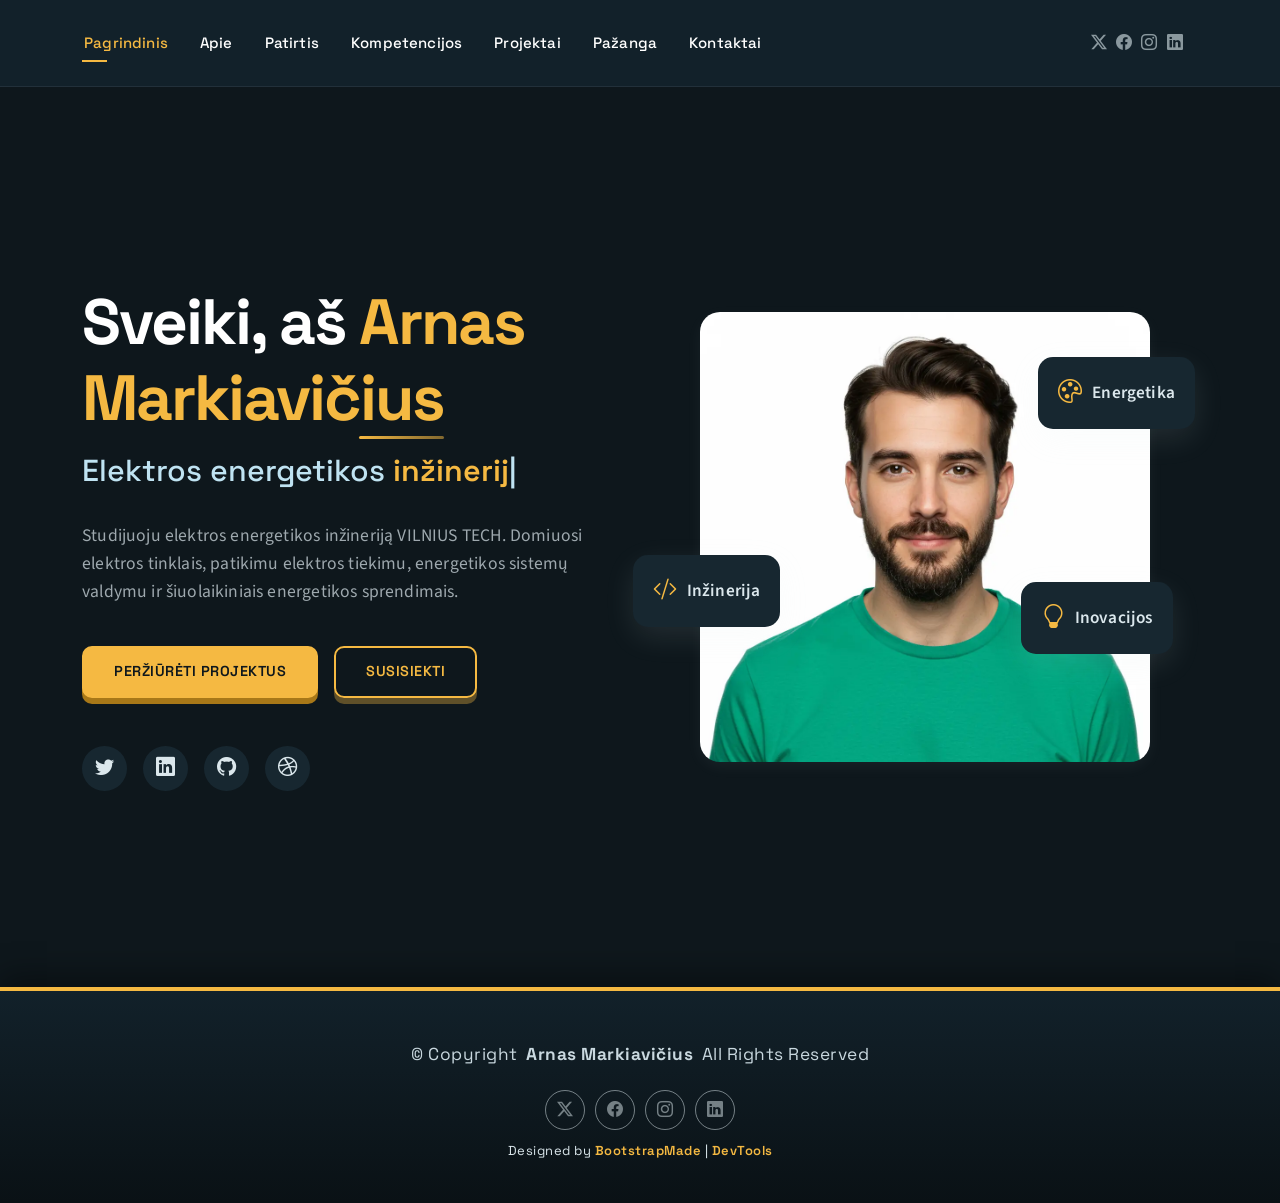
<file: index.html>
<!DOCTYPE html>
<html lang="lt">

<head>
  <meta charset="UTF-8">
  <meta content="width=device-width, initial-scale=1.0" name="viewport">
  <title>Mano CV</title>
  <meta name="author" content="Arnas Markiavičius">
  <meta name="description" content="Arnas Markiavičius CV puslapis">
  <meta name="keywords" content="CV, elektros energetika, inžinerija">

  <!-- Favicons -->
  <link href="assets/img/arnaslogo.jpg" rel="icon">
  <link href="assets/img/arnaslogo.jpg" rel="apple-touch-icon">

  <!-- Fonts -->
  <link href="https://fonts.googleapis.com" rel="preconnect">
  <link href="https://fonts.gstatic.com" rel="preconnect" crossorigin>
  <link href="https://fonts.googleapis.com/css2?family=Roboto:ital,wght@0,100;0,300;0,400;0,500;0,700;0,900;1,100;1,300;1,400;1,500;1,700;1,900&family=Poppins:ital,wght@0,100;0,200;0,300;0,400;0,500;0,600;0,700;0,800;0,900;1,100;1,200;1,300;1,400;1,500;1,600;1,700;1,800;1,900&family=Raleway:ital,wght@0,100;0,200;0,300;0,400;0,500;0,600;0,700;0,800;0,900;1,100;1,200;1,300;1,400;1,500;1,600;1,700;1,800;1,900&display=swap" rel="stylesheet">

  <!-- Vendor CSS Files -->
  <link href="assets/vendor/bootstrap/css/bootstrap.min.css" rel="stylesheet">
  <link href="assets/vendor/bootstrap-icons/bootstrap-icons.css" rel="stylesheet">
  <link href="assets/vendor/aos/aos.css" rel="stylesheet">
  <link href="assets/vendor/swiper/swiper-bundle.min.css" rel="stylesheet">
  <link href="assets/vendor/glightbox/css/glightbox.min.css" rel="stylesheet">

  <!-- Main CSS File -->
  <link href="assets/css/main.css" rel="stylesheet">

  <!-- Custom CSS File (įkeliamas po main.css) -->
  <link href="assets/css/custom.css" rel="stylesheet">

  <!-- =======================================================
  * Template Name: FolioOne
  * Template URL: https://bootstrapmade.com/folioone-bootstrap-portfolio-website-template/
  * Updated: Aug 23 2025 with Bootstrap v5.3.7
  * Author: BootstrapMade.com
  * License: https://bootstrapmade.com/license/
  ======================================================== -->
</head>

<body class="index-page">

  <header id="header" class="header d-flex align-items-center light-background sticky-top">
    <div class="container position-relative d-flex align-items-center justify-content-between">

      <!-- <a href="index.html" class="logo d-flex align-items-center me-auto me-xl-0">
      <img src="assets/img/logo.webp" alt="Svetainės logotipas" width="140" height="140">
      <h1 class="sitename">Arnas Markiavičius</h1> 
    </a> -->

      <nav id="navmenu" class="navmenu">
        <ul>
          <li><a href="index.html" class="active">Pagrindinis</a></li>
          <li><a href="about.html">Apie</a></li>
          <li><a href="resume.html">Patirtis</a></li>
          <li><a href="services.html">Kompetencijos</a></li>
          <li><a href="portfolio.html">Projektai</a></li>
          <li><a href="progress.html">Pažanga</a></li>
          <li><a href="contact.html">Kontaktai</a></li>
        </ul>
        <i class="mobile-nav-toggle d-xl-none bi bi-list"></i>
      </nav>

      <div class="header-social-links">
        <a href="#" class="twitter"><i class="bi bi-twitter-x"></i></a>
        <a href="#" class="facebook"><i class="bi bi-facebook"></i></a>
        <a href="#" class="instagram"><i class="bi bi-instagram"></i></a>
        <a href="#" class="linkedin"><i class="bi bi-linkedin"></i></a>
      </div>

    </div>
  </header>

  <main class="main">

    <!-- Hero Section -->
    <section id="hero" class="hero section">

      <div class="container" data-aos="fade-up" data-aos-delay="100">

        <div class="row gy-4 align-items-center">
          <div class="col-lg-6 order-2 order-lg-1">
            <div class="hero-content">
              <h1 data-aos="fade-up" data-aos-delay="200">Sveiki, aš <span class="highlight">Arnas Markiavičius</span></h1>
              <h2 data-aos="fade-up" data-aos-delay="300">Elektros energetikos <span class="typed" data-typed-items="inžinerijos studentas, būsimasis energetikos specialistas, elektros tinklų entuziastas"></span></h2>
              <p data-aos="fade-up" data-aos-delay="400">Studijuoju elektros energetikos inžineriją VILNIUS TECH. Domiuosi elektros tinklais, patikimu elektros tiekimu, energetikos sistemų valdymu ir šiuolaikiniais energetikos sprendimais.</p>
              <div class="hero-actions" data-aos="fade-up" data-aos-delay="500">
                <a href="portfolio.html" class="btn btn-primary">Peržiūrėti projektus</a>
                <a href="contact.html" class="btn btn-outline">Susisiekti</a>
              </div>
              <div class="social-links" data-aos="fade-up" data-aos-delay="600">
                <a href="#"><i class="bi bi-twitter"></i></a>
                <a href="#"><i class="bi bi-linkedin"></i></a>
                <a href="#"><i class="bi bi-github"></i></a>
                <a href="#"><i class="bi bi-dribbble"></i></a>
              </div>
            </div>
          </div>
          <div class="col-lg-6 order-1 order-lg-2">
            <div class="hero-image" data-aos="zoom-in" data-aos-delay="300">
              <div class="image-wrapper">
                <img src="assets/img/arnas-cv.webp" alt="Elektros energetikos inžinerijos tematika" class="img-fluid" width="1024" height="1024">
                <div class="floating-elements">
                  <div class="floating-card design" data-aos="fade-left" data-aos-delay="700">
                    <i class="bi bi-palette"></i>
                    <span>Energetika</span>
                  </div>
                  <div class="floating-card code" data-aos="fade-right" data-aos-delay="800">
                    <i class="bi bi-code-slash"></i>
                    <span>Inžinerija</span>
                  </div>
                  <div class="floating-card creativity" data-aos="fade-up" data-aos-delay="900">
                    <i class="bi bi-lightbulb"></i>
                    <span>Inovacijos</span>
                  </div>
                </div>
              </div>
            </div>
          </div>
        </div>

      </div>

    </section><!-- /Hero Section -->

  </main>

  <footer id="footer" class="footer">

    <div class="container">
      <div class="copyright text-center ">
        <p>© <span>Copyright</span> <strong class="px-1 sitename">Arnas Markiavičius</strong> <span>All Rights Reserved<br></span></p>
      </div>
      <div class="social-links d-flex justify-content-center">
        <a href=""><i class="bi bi-twitter-x"></i></a>
        <a href=""><i class="bi bi-facebook"></i></a>
        <a href=""><i class="bi bi-instagram"></i></a>
        <a href=""><i class="bi bi-linkedin"></i></a>
      </div>
      <div class="credits">
        <!-- All the links in the footer should remain intact. -->
        <!-- You can delete the links only if you've purchased the pro version. -->
        <!-- Licensing information: https://bootstrapmade.com/license/ -->
        <!-- Purchase the pro version with working PHP/AJAX contact form: [buy-url] -->
        Designed by <a href="https://bootstrapmade.com/">BootstrapMade</a> | <a href="https://bootstrapmade.com/tools/">DevTools</a>
      </div>
    </div>

  </footer>

  <!-- Scroll Top -->
  <a href="#" id="scroll-top" class="scroll-top d-flex align-items-center justify-content-center"><i class="bi bi-arrow-up-short"></i></a>

  <!-- Preloader -->
  <div id="preloader"></div>

  <!-- Vendor JS Files -->
  <script src="assets/vendor/bootstrap/js/bootstrap.bundle.min.js"></script>
  <script src="assets/vendor/php-email-form/validate.js"></script>
  <script src="assets/vendor/aos/aos.js"></script>
  <script src="assets/vendor/typed.js/typed.umd.js"></script>
  <script src="assets/vendor/waypoints/noframework.waypoints.js"></script>
  <script src="assets/vendor/purecounter/purecounter_vanilla.js"></script>
  <script src="assets/vendor/swiper/swiper-bundle.min.js"></script>
  <script src="assets/vendor/imagesloaded/imagesloaded.pkgd.min.js"></script>
  <script src="assets/vendor/isotope-layout/isotope.pkgd.min.js"></script>
  <script src="assets/vendor/glightbox/js/glightbox.min.js"></script>

  <!-- Main JS File -->
  <script src="assets/js/main.js"></script>

  <!-- Custom JS (įkeliamas po main.js) -->
  <script src="assets/js/custom.js"></script>

</body>

</html>
</file>
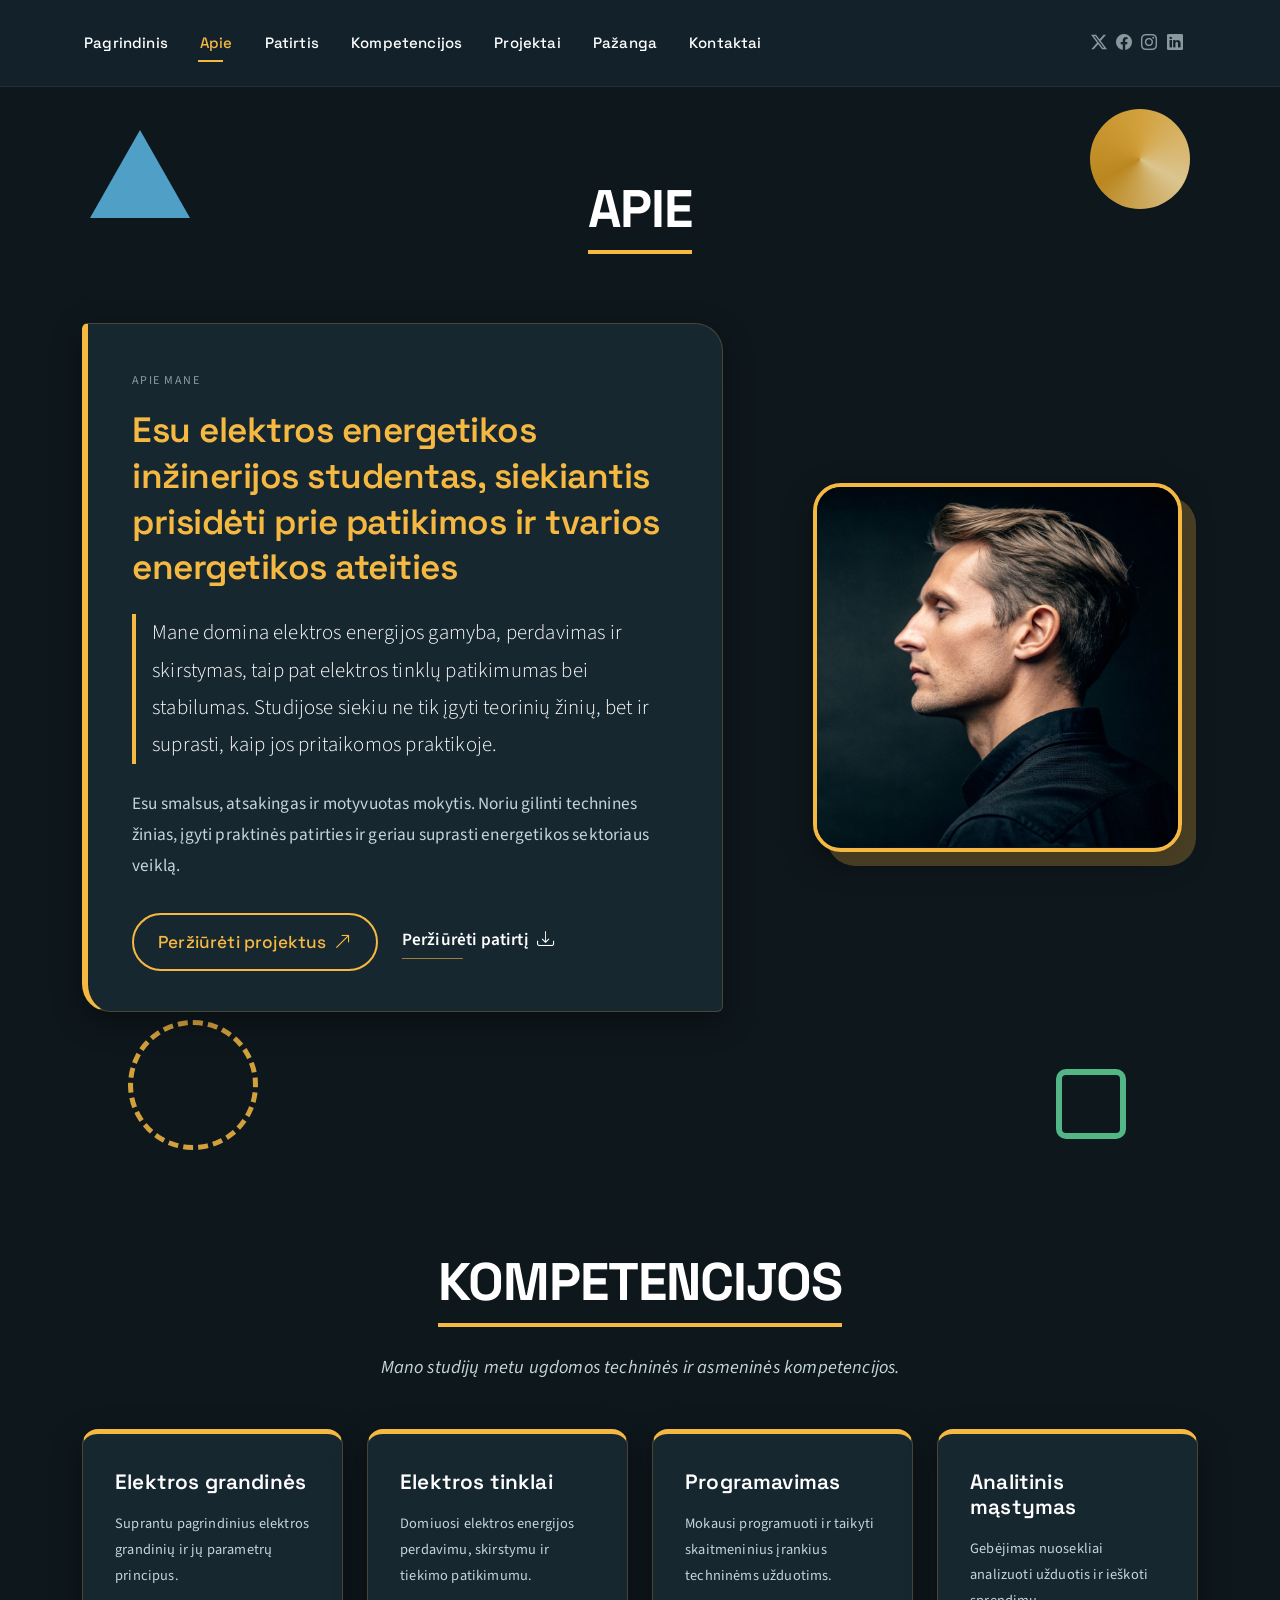
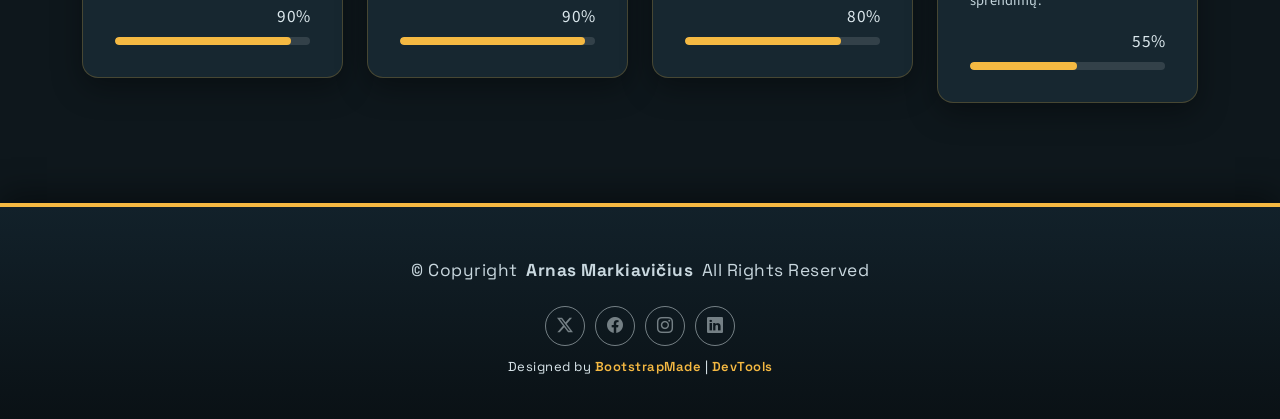
<file: about.html>
<!DOCTYPE html>
<html lang="lt">

<head>
  <meta charset="UTF-8">
  <meta content="width=device-width, initial-scale=1.0" name="viewport">
  <title>Mano CV</title>
  <meta name="author" content="Arnas Markiavičius">
  <meta name="description" content="Arnas Markiavičius CV puslapis">
  <meta name="keywords" content="CV, elektros energetika, inžinerija">

  <!-- Favicons -->
  <link href="assets/img/arnaslogo.jpg" rel="icon">
  <link href="assets/img/arnaslogo.jpg" rel="apple-touch-icon">

  <!-- Fonts -->
  <link href="https://fonts.googleapis.com" rel="preconnect">
  <link href="https://fonts.gstatic.com" rel="preconnect" crossorigin>
  <link href="https://fonts.googleapis.com/css2?family=Roboto:ital,wght@0,100;0,300;0,400;0,500;0,700;0,900;1,100;1,300;1,400;1,500;1,700;1,900&family=Poppins:ital,wght@0,100;0,200;0,300;0,400;0,500;0,600;0,700;0,800;0,900;1,100;1,200;1,300;1,400;1,500;1,600;1,700;1,800;1,900&family=Raleway:ital,wght@0,100;0,200;0,300;0,400;0,500;0,600;0,700;0,800;0,900;1,100;1,200;1,300;1,400;1,500;1,600;1,700;1,800;1,900&display=swap" rel="stylesheet">

  <!-- Vendor CSS Files -->
  <link href="assets/vendor/bootstrap/css/bootstrap.min.css" rel="stylesheet">
  <link href="assets/vendor/bootstrap-icons/bootstrap-icons.css" rel="stylesheet">
  <link href="assets/vendor/aos/aos.css" rel="stylesheet">
  <link href="assets/vendor/swiper/swiper-bundle.min.css" rel="stylesheet">
  <link href="assets/vendor/glightbox/css/glightbox.min.css" rel="stylesheet">

  <!-- Main CSS File -->
  <link href="assets/css/main.css" rel="stylesheet">

  <!-- Custom CSS File (įkeliamas po main.css) -->
  <link href="assets/css/custom.css" rel="stylesheet">

  <!-- =======================================================
  * Template Name: FolioOne
  * Template URL: https://bootstrapmade.com/folioone-bootstrap-portfolio-website-template/
  * Updated: Aug 23 2025 with Bootstrap v5.3.7
  * Author: BootstrapMade.com
  * License: https://bootstrapmade.com/license/
  ======================================================== -->
</head>

<body class="about-page">

  <header id="header" class="header d-flex align-items-center light-background sticky-top">
    <div class="container position-relative d-flex align-items-center justify-content-between">

      <!-- <a href="index.html" class="logo d-flex align-items-center me-auto me-xl-0">
      <img src="assets/img/logo.webp" alt="Svetainės logotipas" width="140" height="140">
      <h1 class="sitename">Arnas Markiavičius</h1> 
    </a> -->

      <nav id="navmenu" class="navmenu">
        <ul>
          <li><a href="index.html">Pagrindinis</a></li>
          <li><a href="about.html" class="active">Apie</a></li>
          <li><a href="resume.html">Patirtis</a></li>
          <li><a href="services.html">Kompetencijos</a></li>
          <li><a href="portfolio.html">Projektai</a></li>
          <li><a href="progress.html">Pažanga</a></li>
          <li><a href="contact.html">Kontaktai</a></li>
        </ul>
        <i class="mobile-nav-toggle d-xl-none bi bi-list"></i>
      </nav>

      <div class="header-social-links">
        <a href="#" class="twitter"><i class="bi bi-twitter-x"></i></a>
        <a href="#" class="facebook"><i class="bi bi-facebook"></i></a>
        <a href="#" class="instagram"><i class="bi bi-instagram"></i></a>
        <a href="#" class="linkedin"><i class="bi bi-linkedin"></i></a>
      </div>

    </div>
  </header>

  <main class="main">

    <!-- About Section -->
    <section id="about" class="about section">

      <!-- Dekoratyvinės animuotos CSS figūros -->
      <div class="about-shapes" aria-hidden="true">
        <span class="shape shape-circle"></span>
        <span class="shape shape-triangle"></span>
        <span class="shape shape-square"></span>
        <span class="shape shape-ring"></span>
      </div>

      <!-- Section Title -->
      <div class="container section-title" data-aos="fade-up">
        <h2>Apie</h2>
      </div><!-- End Section Title -->

      <div class="container" data-aos="fade-up" data-aos-delay="100">

        <!-- Intro + Photo -->
        <div class="row align-items-center justify-content-between gy-5 mb-5">
          <div class="col-lg-7" data-aos="fade-right" data-aos-delay="150">
            <div class="intro-content">
              <span class="eyebrow">Apie mane</span>
              <h2 class="headline">Esu elektros energetikos inžinerijos studentas, siekiantis prisidėti prie patikimos ir tvarios energetikos ateities</h2>
              <p class="lead">
                Mane domina elektros energijos gamyba, perdavimas ir skirstymas, taip pat elektros tinklų patikimumas bei stabilumas. Studijose siekiu ne tik įgyti teorinių žinių, bet ir suprasti, kaip jos pritaikomos praktikoje.
              </p>
              <p>
                Esu smalsus, atsakingas ir motyvuotas mokytis. Noriu gilinti technines žinias, įgyti praktinės patirties ir geriau suprasti energetikos sektoriaus veiklą.
              </p>

              <div class="cta-group">
                <a href="#portfolio" class="btn-ghost">
                  Peržiūrėti projektus <i class="bi bi-arrow-up-right"></i>
                </a>
                <a href="#" class="link-underline">
                  Peržiūrėti patirtį <i class="bi bi-download"></i>
                </a>
              </div>
            </div>
          </div>

          <div class="col-lg-5" data-aos="zoom-in" data-aos-delay="250">
            <figure class="profile-figure text-center text-lg-end">
              <img src="assets/img/profile/profile-square-11.webp" alt="Elektros energetikos inžinerijos studento CV nuotrauka" class="img-fluid profile-photo" width="1024" height="1024">
            </figure>
          </div>
        </div>
        <!-- End Intro + Photo -->
      </div>
    </section><!-- /About Section -->

    <!-- Skills Section -->
    <section id="skills" class="skills section">

      <!-- Section Title -->
      <div class="container section-title" data-aos="fade-up">
        <h2>Kompetencijos</h2>
        <p>Mano studijų metu ugdomos techninės ir asmeninės kompetencijos.</p>
      </div><!-- End Section Title -->

      <div class="container" data-aos="fade-up" data-aos-delay="100">

        <div class="row g-4 skills-animation">

          <div class="col-md-6 col-lg-3" data-aos="fade-up" data-aos-delay="100">
            <div class="skill-box">
              <h3>Elektros grandinės</h3>
              <p>Suprantu pagrindinius elektros grandinių ir jų parametrų principus.</p>
              <span class="text-end d-block">90%</span>
              <div class="progress">
                <div class="progress-bar" role="progressbar" aria-valuenow="90" aria-valuemin="0" aria-valuemax="100"></div>
              </div>
            </div>
          </div>

          <div class="col-md-6 col-lg-3" data-aos="fade-up" data-aos-delay="200">
            <div class="skill-box">
              <h3>Elektros tinklai</h3>
              <p>Domiuosi elektros energijos perdavimu, skirstymu ir tiekimo patikimumu.</p>
              <span class="text-end d-block">90%</span>
              <div class="progress">
                <div class="progress-bar" role="progressbar" aria-valuenow="95" aria-valuemin="0" aria-valuemax="100"></div>
              </div>
            </div>
          </div>

          <div class="col-md-6 col-lg-3" data-aos="fade-up" data-aos-delay="300">
            <div class="skill-box">
              <h3>Programavimas</h3>
              <p>Mokausi programuoti ir taikyti skaitmeninius įrankius techninėms užduotims.</p>
              <span class="text-end d-block">80%</span>
              <div class="progress">
                <div class="progress-bar" role="progressbar" aria-valuenow="80" aria-valuemin="0" aria-valuemax="100"></div>
              </div>
            </div>
          </div>

          <div class="col-md-6 col-lg-3" data-aos="fade-up" data-aos-delay="400">
            <div class="skill-box">
              <h3>Analitinis mąstymas</h3>
              <p>Gebėjimas nuosekliai analizuoti užduotis ir ieškoti sprendimų.</p>
              <span class="text-end d-block">55%</span>
              <div class="progress">
                <div class="progress-bar" role="progressbar" aria-valuenow="55" aria-valuemin="0" aria-valuemax="100">
                </div>
              </div>
            </div>
          </div>

        </div>

      </div>

    </section><!-- /Skills Section -->
  </main>

  <footer id="footer" class="footer">

    <div class="container">
      <div class="copyright text-center ">
        <p>© <span>Copyright</span> <strong class="px-1 sitename">Arnas Markiavičius</strong> <span>All Rights Reserved<br></span></p>
      </div>
      <div class="social-links d-flex justify-content-center">
        <a href=""><i class="bi bi-twitter-x"></i></a>
        <a href=""><i class="bi bi-facebook"></i></a>
        <a href=""><i class="bi bi-instagram"></i></a>
        <a href=""><i class="bi bi-linkedin"></i></a>
      </div>
      <div class="credits">
        <!-- All the links in the footer should remain intact. -->
        <!-- You can delete the links only if you've purchased the pro version. -->
        <!-- Licensing information: https://bootstrapmade.com/license/ -->
        <!-- Purchase the pro version with working PHP/AJAX contact form: [buy-url] -->
        Designed by <a href="https://bootstrapmade.com/">BootstrapMade</a> | <a href="https://bootstrapmade.com/tools/">DevTools</a>
      </div>
    </div>

  </footer>

  <!-- Scroll Top -->
  <a href="#" id="scroll-top" class="scroll-top d-flex align-items-center justify-content-center"><i class="bi bi-arrow-up-short"></i></a>

  <!-- Preloader -->
  <div id="preloader"></div>

  <!-- Vendor JS Files -->
  <script src="assets/vendor/bootstrap/js/bootstrap.bundle.min.js"></script>
  <script src="assets/vendor/php-email-form/validate.js"></script>
  <script src="assets/vendor/aos/aos.js"></script>
  <script src="assets/vendor/typed.js/typed.umd.js"></script>
  <script src="assets/vendor/waypoints/noframework.waypoints.js"></script>
  <script src="assets/vendor/purecounter/purecounter_vanilla.js"></script>
  <script src="assets/vendor/swiper/swiper-bundle.min.js"></script>
  <script src="assets/vendor/imagesloaded/imagesloaded.pkgd.min.js"></script>
  <script src="assets/vendor/isotope-layout/isotope.pkgd.min.js"></script>
  <script src="assets/vendor/glightbox/js/glightbox.min.js"></script>

  <!-- Main JS File -->
  <script src="assets/js/main.js"></script>

  <!-- Custom JS (įkeliamas po main.js) -->
  <script src="assets/js/custom.js"></script>

</body>

</html>
</file>
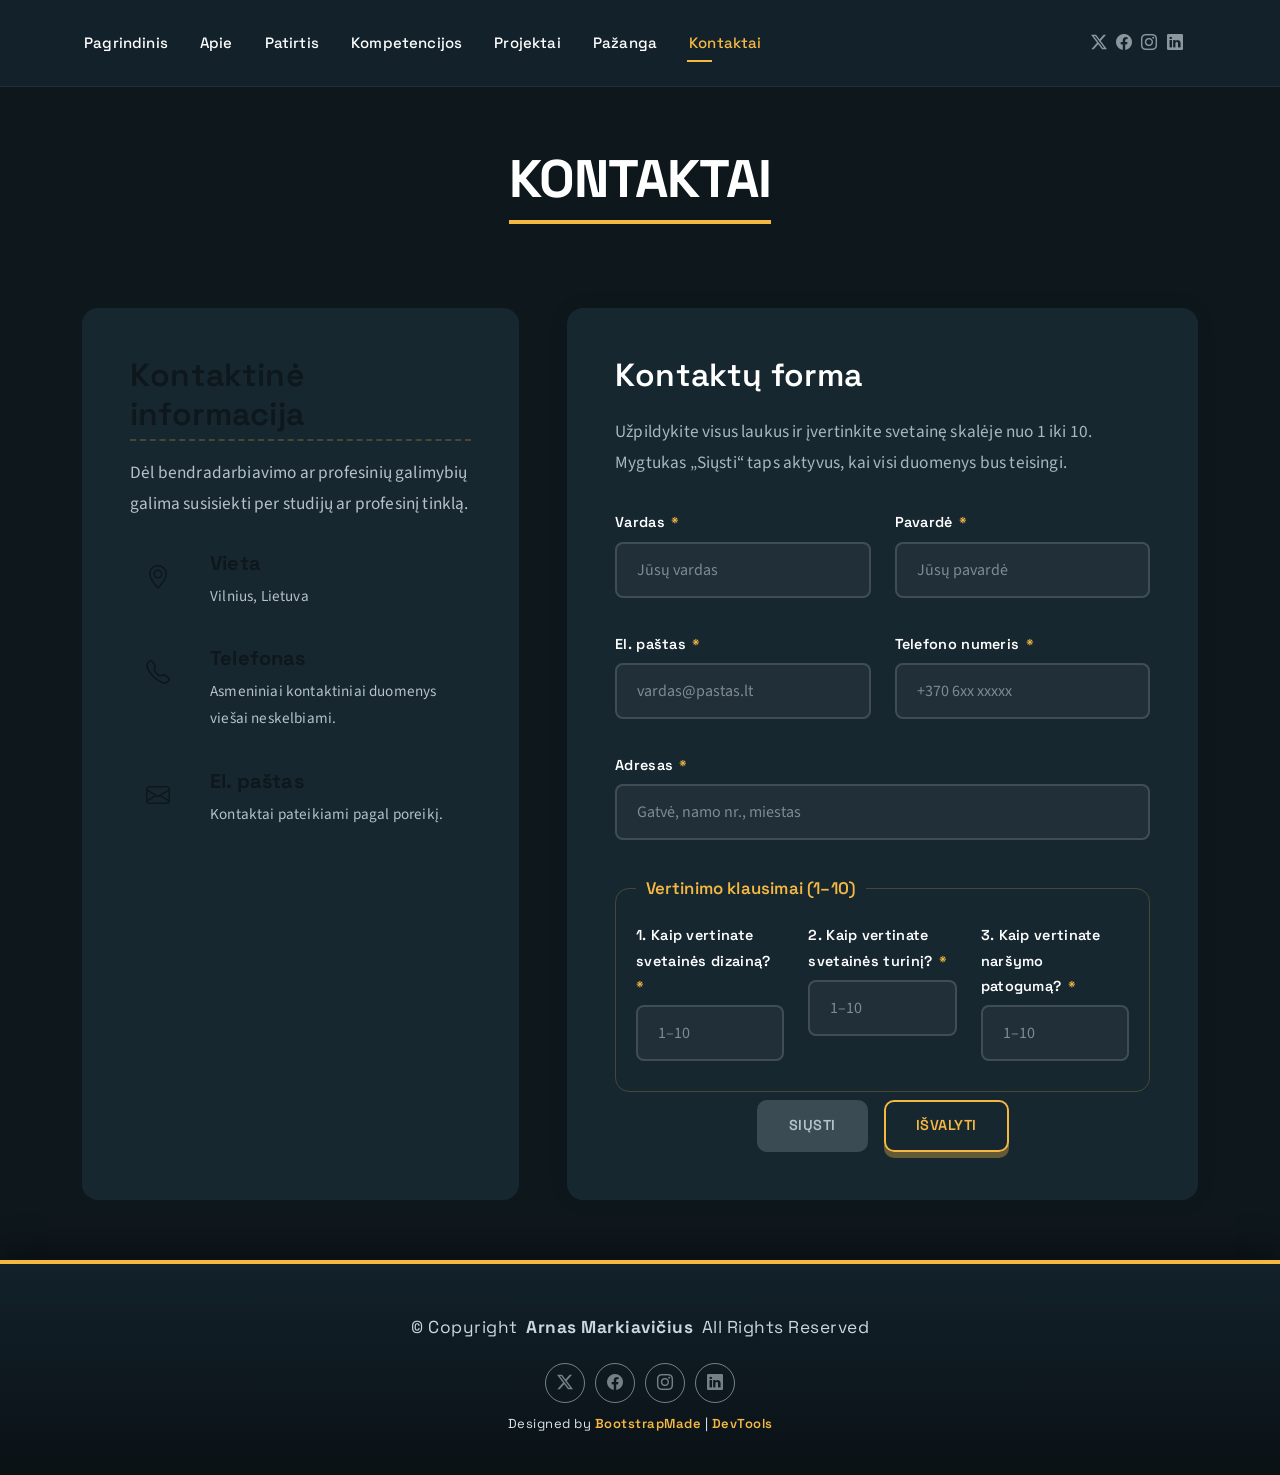
<file: contact.html>
<!DOCTYPE html>
<html lang="lt">

<head>
  <meta charset="UTF-8">
  <meta content="width=device-width, initial-scale=1.0" name="viewport">
  <title>Mano CV</title>
  <meta name="author" content="Arnas Markiavičius">
  <meta name="description" content="Arnas Markiavičius CV puslapis">
  <meta name="keywords" content="CV, elektros energetika, inžinerija">

  <!-- Favicons -->
  <link href="assets/img/arnaslogo.jpg" rel="icon">
  <link href="assets/img/arnaslogo.jpg" rel="apple-touch-icon">

  <!-- Fonts -->
  <link href="https://fonts.googleapis.com" rel="preconnect">
  <link href="https://fonts.gstatic.com" rel="preconnect" crossorigin>
  <link href="https://fonts.googleapis.com/css2?family=Roboto:ital,wght@0,100;0,300;0,400;0,500;0,700;0,900;1,100;1,300;1,400;1,500;1,700;1,900&family=Poppins:ital,wght@0,100;0,200;0,300;0,400;0,500;0,600;0,700;0,800;0,900;1,100;1,200;1,300;1,400;1,500;1,600;1,700;1,800;1,900&family=Raleway:ital,wght@0,100;0,200;0,300;0,400;0,500;0,600;0,700;0,800;0,900;1,100;1,200;1,300;1,400;1,500;1,600;1,700;1,800;1,900&display=swap" rel="stylesheet">

  <!-- Vendor CSS Files -->
  <link href="assets/vendor/bootstrap/css/bootstrap.min.css" rel="stylesheet">
  <link href="assets/vendor/bootstrap-icons/bootstrap-icons.css" rel="stylesheet">
  <link href="assets/vendor/aos/aos.css" rel="stylesheet">
  <link href="assets/vendor/swiper/swiper-bundle.min.css" rel="stylesheet">
  <link href="assets/vendor/glightbox/css/glightbox.min.css" rel="stylesheet">

  <!-- Main CSS File -->
  <link href="assets/css/main.css" rel="stylesheet">

  <!-- Custom CSS File (įkeliamas po main.css) -->
  <link href="assets/css/custom.css" rel="stylesheet">

  <!-- =======================================================
  * Template Name: FolioOne
  * Template URL: https://bootstrapmade.com/folioone-bootstrap-portfolio-website-template/
  * Updated: Aug 23 2025 with Bootstrap v5.3.7
  * Author: BootstrapMade.com
  * License: https://bootstrapmade.com/license/
  ======================================================== -->
</head>

<body class="contact-page">

  <header id="header" class="header d-flex align-items-center light-background sticky-top">
    <div class="container position-relative d-flex align-items-center justify-content-between">

      <!-- <a href="index.html" class="logo d-flex align-items-center me-auto me-xl-0">
      <img src="assets/img/logo.webp" alt="Svetainės logotipas" width="140" height="140">
      <h1 class="sitename">Arnas Markiavičius</h1> 
    </a> -->

      <nav id="navmenu" class="navmenu">
        <ul>
          <li><a href="index.html">Pagrindinis</a></li>
          <li><a href="about.html">Apie</a></li>
          <li><a href="resume.html">Patirtis</a></li>
          <li><a href="services.html">Kompetencijos</a></li>
          <li><a href="portfolio.html">Projektai</a></li>
          <li><a href="progress.html">Pažanga</a></li>
          <li><a href="contact.html" class="active">Kontaktai</a></li>
        </ul>
        <i class="mobile-nav-toggle d-xl-none bi bi-list"></i>
      </nav>

      <div class="header-social-links">
        <a href="#" class="twitter"><i class="bi bi-twitter-x"></i></a>
        <a href="#" class="facebook"><i class="bi bi-facebook"></i></a>
        <a href="#" class="instagram"><i class="bi bi-instagram"></i></a>
        <a href="#" class="linkedin"><i class="bi bi-linkedin"></i></a>
      </div>

    </div>
  </header>

  <main class="main">

    <!-- Contact Section -->
    <section id="contact" class="contact section">

      <!-- Section Title -->
      <div class="container section-title" data-aos="fade-up">
        <h2>Kontaktai</h2>
      </div><!-- End Section Title -->

      <div class="container" data-aos="fade-up" data-aos-delay="100">

        <div class="row g-4 g-lg-5">
          <div class="col-lg-5">
            <div class="info-box" data-aos="fade-up" data-aos-delay="200">
              <h3>Kontaktinė informacija</h3>
              <p>Dėl bendradarbiavimo ar profesinių galimybių galima susisiekti per studijų ar profesinį tinklą.</p>

              <div class="info-item" data-aos="fade-up" data-aos-delay="300">
                <div class="icon-box">
                  <i class="bi bi-geo-alt"></i>
                </div>
                <div class="content">
                  <h4>Vieta</h4>
                  <p>Vilnius, Lietuva</p>
                  <p></p>
                </div>
              </div>

              <div class="info-item" data-aos="fade-up" data-aos-delay="400">
                <div class="icon-box">
                  <i class="bi bi-telephone"></i>
                </div>
                <div class="content">
                  <h4>Telefonas</h4>
                  <p>Asmeniniai kontaktiniai duomenys viešai neskelbiami.</p>
                  <p></p>
                </div>
              </div>

              <div class="info-item" data-aos="fade-up" data-aos-delay="500">
                <div class="icon-box">
                  <i class="bi bi-envelope"></i>
                </div>
                <div class="content">
                  <h4>El. paštas</h4>
                  <p>Kontaktai pateikiami pagal poreikį.</p>
                  <p></p>
                </div>
              </div>
            </div>
          </div>

          <div class="col-lg-7">
            <div class="contact-form" data-aos="fade-up" data-aos-delay="300">
              <h3>Kontaktų forma</h3>
              <p>Užpildykite visus laukus ir įvertinkite svetainę skalėje nuo 1 iki 10. Mygtukas „Siųsti“ taps aktyvus, kai visi duomenys bus teisingi.</p>

              <form id="contact-form" action="#" method="post" novalidate>
                <div class="row gy-2">

                  <div class="col-md-6">
                    <div class="form-group">
                      <label for="firstName" class="form-label">Vardas<span class="req" aria-hidden="true"> *</span></label>
                      <input type="text" id="firstName" name="firstName" class="form-control" placeholder="Jūsų vardas" autocomplete="given-name" required aria-describedby="firstName-error">
                      <div class="field-error" id="firstName-error" aria-live="polite"></div>
                    </div>
                  </div>

                  <div class="col-md-6">
                    <div class="form-group">
                      <label for="lastName" class="form-label">Pavardė<span class="req" aria-hidden="true"> *</span></label>
                      <input type="text" id="lastName" name="lastName" class="form-control" placeholder="Jūsų pavardė" autocomplete="family-name" required aria-describedby="lastName-error">
                      <div class="field-error" id="lastName-error" aria-live="polite"></div>
                    </div>
                  </div>

                  <div class="col-md-6">
                    <div class="form-group">
                      <label for="email" class="form-label">El. paštas<span class="req" aria-hidden="true"> *</span></label>
                      <input type="email" id="email" name="email" class="form-control" placeholder="vardas@pastas.lt" autocomplete="email" required aria-describedby="email-error">
                      <div class="field-error" id="email-error" aria-live="polite"></div>
                    </div>
                  </div>

                  <div class="col-md-6">
                    <div class="form-group">
                      <label for="phone" class="form-label">Telefono numeris<span class="req" aria-hidden="true"> *</span></label>
                      <input type="tel" id="phone" name="phone" class="form-control" placeholder="+370 6xx xxxxx" autocomplete="tel" required aria-describedby="phone-error" maxlength="14" inputmode="numeric">
                      <div class="field-error" id="phone-error" aria-live="polite"></div>
                    </div>
                  </div>

                  <div class="col-12">
                    <div class="form-group">
                      <label for="address" class="form-label">Adresas<span class="req" aria-hidden="true"> *</span></label>
                      <input type="text" id="address" name="address" class="form-control" placeholder="Gatvė, namo nr., miestas" autocomplete="street-address" required aria-describedby="address-error">
                      <div class="field-error" id="address-error" aria-live="polite"></div>
                    </div>
                  </div>

                  <div class="col-12">
                    <fieldset class="rating-group">
                      <legend>Vertinimo klausimai (1–10)</legend>
                      <div class="row gy-2">
                  <div class="col-md-4">
                    <div class="form-group">
                      <label for="q1" class="form-label">1. Kaip vertinate svetainės dizainą?<span class="req" aria-hidden="true"> *</span></label>
                      <input type="number" id="q1" name="q1" class="form-control" placeholder="1–10" autocomplete="off" required aria-describedby="q1-error" min="1" max="10" step="1" inputmode="numeric">
                      <div class="field-error" id="q1-error" aria-live="polite"></div>
                    </div>
                  </div>

                  <div class="col-md-4">
                    <div class="form-group">
                      <label for="q2" class="form-label">2. Kaip vertinate svetainės turinį?<span class="req" aria-hidden="true"> *</span></label>
                      <input type="number" id="q2" name="q2" class="form-control" placeholder="1–10" autocomplete="off" required aria-describedby="q2-error" min="1" max="10" step="1" inputmode="numeric">
                      <div class="field-error" id="q2-error" aria-live="polite"></div>
                    </div>
                  </div>

                  <div class="col-md-4">
                    <div class="form-group">
                      <label for="q3" class="form-label">3. Kaip vertinate naršymo patogumą?<span class="req" aria-hidden="true"> *</span></label>
                      <input type="number" id="q3" name="q3" class="form-control" placeholder="1–10" autocomplete="off" required aria-describedby="q3-error" min="1" max="10" step="1" inputmode="numeric">
                      <div class="field-error" id="q3-error" aria-live="polite"></div>
                    </div>
                  </div>

                      </div>
                    </fieldset>
                  </div>

                  <div class="col-12">
                    <div class="form-actions">
                      <button type="submit" id="submit-btn" class="btn" disabled>Siųsti</button>
                      <button type="button" id="clear-btn" class="btn btn-clear">Išvalyti</button>
                    </div>
                  </div>

                </div>
              </form>

              <!-- Formos duomenų išvedimas (užpildo assets/js/custom.js) -->
              <div id="form-result" class="form-result" aria-live="polite" hidden></div>

            </div>
          </div>

        </div>

      </div>

    </section><!-- /Contact Section -->

  </main>

  <footer id="footer" class="footer">

    <div class="container">
      <div class="copyright text-center ">
        <p>© <span>Copyright</span> <strong class="px-1 sitename">Arnas Markiavičius</strong> <span>All Rights Reserved<br></span></p>
      </div>
      <div class="social-links d-flex justify-content-center">
        <a href=""><i class="bi bi-twitter-x"></i></a>
        <a href=""><i class="bi bi-facebook"></i></a>
        <a href=""><i class="bi bi-instagram"></i></a>
        <a href=""><i class="bi bi-linkedin"></i></a>
      </div>
      <div class="credits">
        <!-- All the links in the footer should remain intact. -->
        <!-- You can delete the links only if you've purchased the pro version. -->
        <!-- Licensing information: https://bootstrapmade.com/license/ -->
        <!-- Purchase the pro version with working PHP/AJAX contact form: [buy-url] -->
        Designed by <a href="https://bootstrapmade.com/">BootstrapMade</a> | <a href="https://bootstrapmade.com/tools/">DevTools</a>
      </div>
    </div>

  </footer>

  <!-- Scroll Top -->
  <a href="#" id="scroll-top" class="scroll-top d-flex align-items-center justify-content-center"><i class="bi bi-arrow-up-short"></i></a>

  <!-- Preloader -->
  <div id="preloader"></div>

  <!-- Vendor JS Files -->
  <script src="assets/vendor/bootstrap/js/bootstrap.bundle.min.js"></script>
  <script src="assets/vendor/php-email-form/validate.js"></script>
  <script src="assets/vendor/aos/aos.js"></script>
  <script src="assets/vendor/typed.js/typed.umd.js"></script>
  <script src="assets/vendor/waypoints/noframework.waypoints.js"></script>
  <script src="assets/vendor/purecounter/purecounter_vanilla.js"></script>
  <script src="assets/vendor/swiper/swiper-bundle.min.js"></script>
  <script src="assets/vendor/imagesloaded/imagesloaded.pkgd.min.js"></script>
  <script src="assets/vendor/isotope-layout/isotope.pkgd.min.js"></script>
  <script src="assets/vendor/glightbox/js/glightbox.min.js"></script>

  <!-- Main JS File -->
  <script src="assets/js/main.js"></script>

  <!-- Custom JS (įkeliamas po main.js) -->
  <script src="assets/js/custom.js"></script>

</body>

</html>
</file>
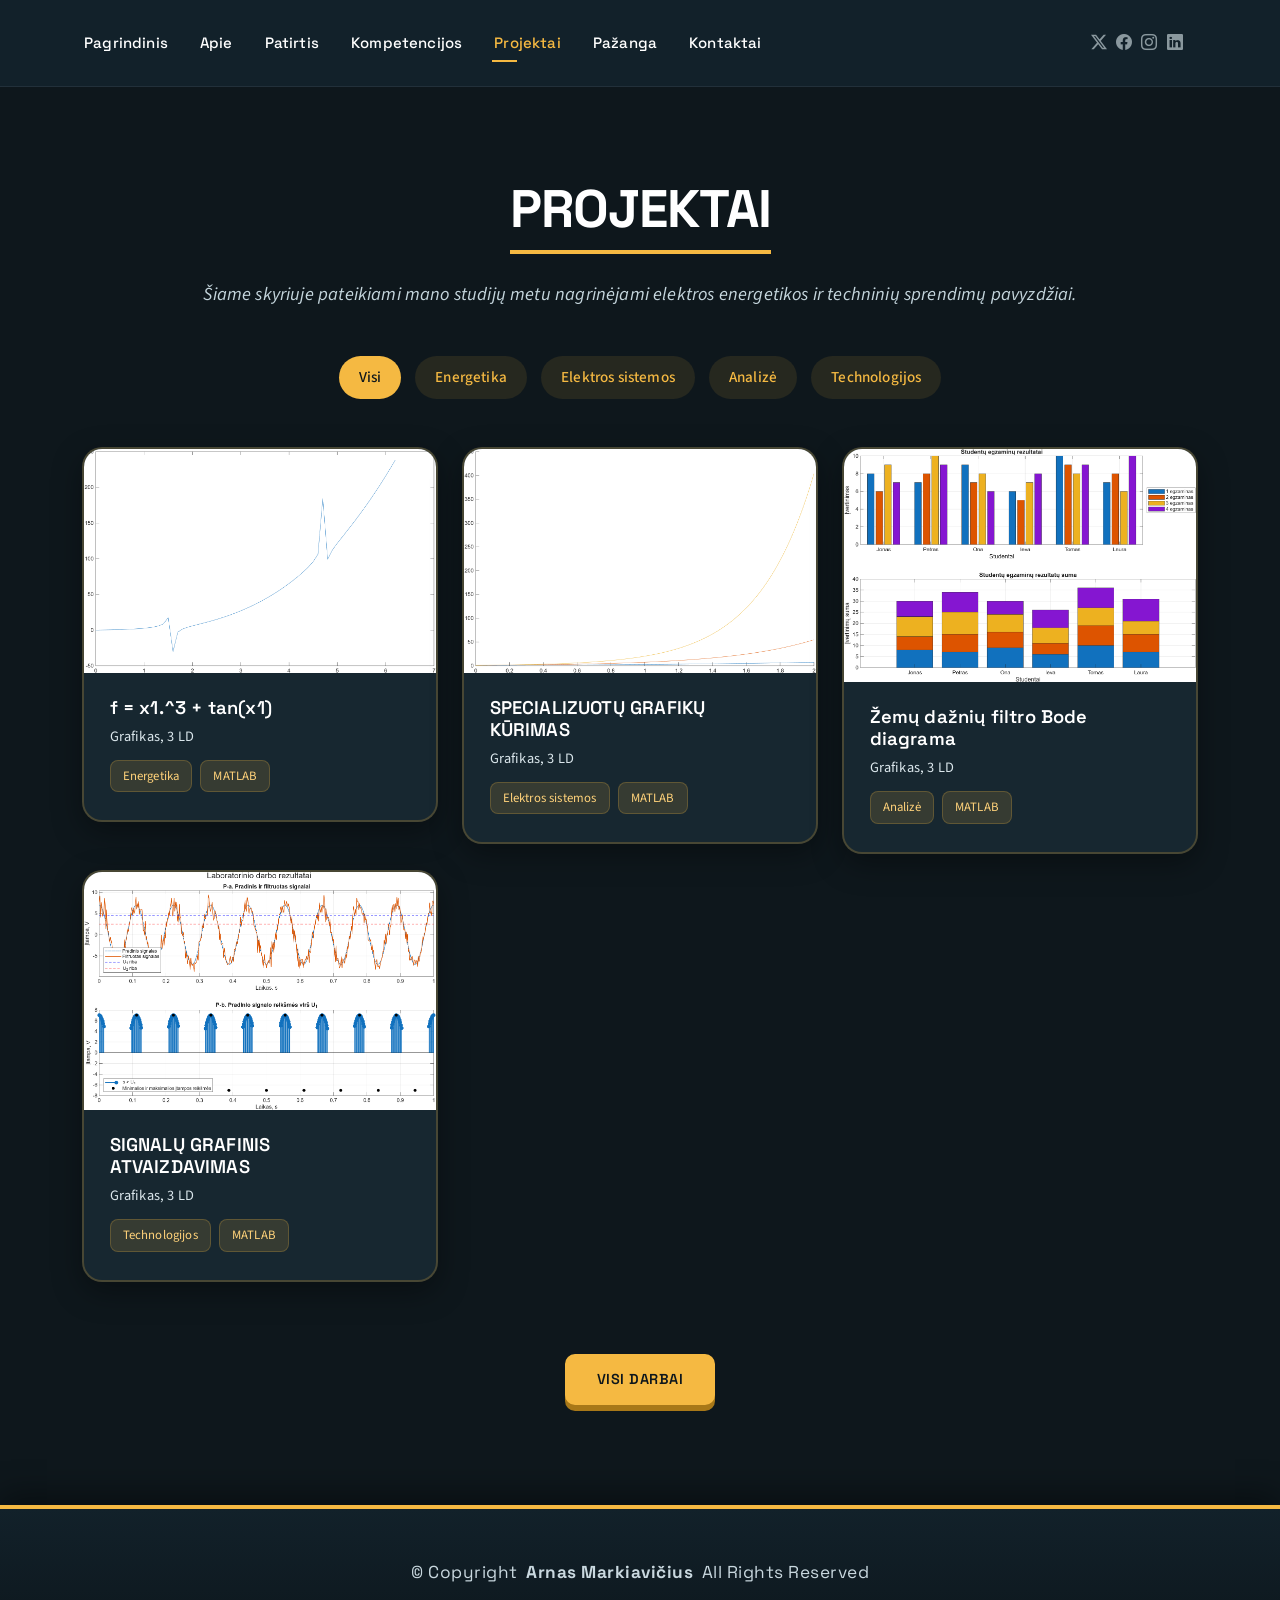
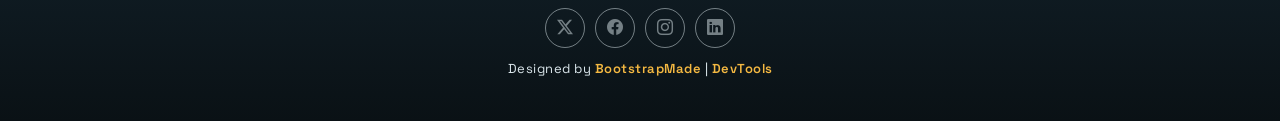
<file: portfolio.html>
<!DOCTYPE html>
<html lang="lt">

<head>
  <meta charset="UTF-8">
  <meta content="width=device-width, initial-scale=1.0" name="viewport">
  <title>Mano CV</title>
  <meta name="author" content="Arnas Markiavičius">
  <meta name="description" content="Arnas Markiavičius CV puslapis">
  <meta name="keywords" content="CV, elektros energetika, inžinerija">

  <!-- Favicons -->
  <link href="assets/img/arnaslogo.jpg" rel="icon">
  <link href="assets/img/arnaslogo.jpg" rel="apple-touch-icon">

  <!-- Fonts -->
  <link href="https://fonts.googleapis.com" rel="preconnect">
  <link href="https://fonts.gstatic.com" rel="preconnect" crossorigin>
  <link href="https://fonts.googleapis.com/css2?family=Roboto:ital,wght@0,100;0,300;0,400;0,500;0,700;0,900;1,100;1,300;1,400;1,500;1,700;1,900&family=Poppins:ital,wght@0,100;0,200;0,300;0,400;0,500;0,600;0,700;0,800;0,900;1,100;1,200;1,300;1,400;1,500;1,600;1,700;1,800;1,900&family=Raleway:ital,wght@0,100;0,200;0,300;0,400;0,500;0,600;0,700;0,800;0,900;1,100;1,200;1,300;1,400;1,500;1,600;1,700;1,800;1,900&display=swap" rel="stylesheet">

  <!-- Vendor CSS Files -->
  <link href="assets/vendor/bootstrap/css/bootstrap.min.css" rel="stylesheet">
  <link href="assets/vendor/bootstrap-icons/bootstrap-icons.css" rel="stylesheet">
  <link href="assets/vendor/aos/aos.css" rel="stylesheet">
  <link href="assets/vendor/swiper/swiper-bundle.min.css" rel="stylesheet">
  <link href="assets/vendor/glightbox/css/glightbox.min.css" rel="stylesheet">

  <!-- Main CSS File -->
  <link href="assets/css/main.css" rel="stylesheet">

  <!-- Custom CSS File (įkeliamas po main.css) -->
  <link href="assets/css/custom.css" rel="stylesheet">

  <!-- =======================================================
  * Template Name: FolioOne
  * Template URL: https://bootstrapmade.com/folioone-bootstrap-portfolio-website-template/
  * Updated: Aug 23 2025 with Bootstrap v5.3.7
  * Author: BootstrapMade.com
  * License: https://bootstrapmade.com/license/
  ======================================================== -->
</head>

<body class="portfolio-page">

  <header id="header" class="header d-flex align-items-center light-background sticky-top">
    <div class="container position-relative d-flex align-items-center justify-content-between">

      <!-- <a href="index.html" class="logo d-flex align-items-center me-auto me-xl-0">
      <img src="assets/img/logo.webp" alt="Svetainės logotipas" width="140" height="140">
      <h1 class="sitename">Arnas Markiavičius</h1> 
    </a> -->

      <nav id="navmenu" class="navmenu">
        <ul>
          <li><a href="index.html">Pagrindinis</a></li>
          <li><a href="about.html">Apie</a></li>
          <li><a href="resume.html">Patirtis</a></li>
          <li><a href="services.html">Kompetencijos</a></li>
          <li><a href="portfolio.html" class="active">Projektai</a></li>
          <li><a href="progress.html">Pažanga</a></li>
          <li><a href="contact.html">Kontaktai</a></li>
        </ul>
        <i class="mobile-nav-toggle d-xl-none bi bi-list"></i>
      </nav>

      <div class="header-social-links">
        <a href="#" class="twitter"><i class="bi bi-twitter-x"></i></a>
        <a href="#" class="facebook"><i class="bi bi-facebook"></i></a>
        <a href="#" class="instagram"><i class="bi bi-instagram"></i></a>
        <a href="#" class="linkedin"><i class="bi bi-linkedin"></i></a>
      </div>

    </div>
  </header>

  <main class="main">

    <!-- Portfolio Section -->
    <section id="portfolio" class="portfolio section">

      <!-- Section Title -->
      <div class="container section-title" data-aos="fade-up">
        <h2>Projektai</h2>
        <p>Šiame skyriuje pateikiami mano studijų metu nagrinėjami elektros energetikos ir techninių sprendimų pavyzdžiai.</p>
      </div><!-- End Section Title -->

      <div class="container" data-aos="fade-up" data-aos-delay="100">

        <div class="isotope-layout" data-default-filter="*" data-layout="masonry" data-sort="original-order">
          <ul class="portfolio-filters isotope-filters" data-aos="fade-up" data-aos-delay="200">
            <li data-filter="*" class="filter-active">Visi</li>
            <li data-filter=".filter-strategy">Energetika</li>
            <li data-filter=".filter-finance">Elektros sistemos</li>
            <li data-filter=".filter-operations">Analizė</li>
            <li data-filter=".filter-technology">Technologijos</li>
          </ul><!-- End Portfolio Filters -->

          <div class="row gy-4 isotope-container" data-aos="fade-up" data-aos-delay="300">
            <div class="col-lg-4 col-md-6 portfolio-item isotope-item filter-strategy">
              <div class="portfolio-card">
                <div class="portfolio-img">
                  <img src="assets/img/portfolio/Figure_1.png" alt="Trifazės 50 Hz įtampos grafikas su trimis 120° fazių poslinkio sinusoidėmis" class="img-fluid" width="900" height="600">
                  <div class="portfolio-overlay">
                    <a href="assets/img/portfolio/Figure_1.png" class="glightbox portfolio-lightbox" title="Trifazė įtampa"><i class="bi bi-plus"></i></a>
                  </div>
                </div>
                <div class="portfolio-info">
                  <h4>f = x1.^3 + tan(x1)</h4>
                  <p>Grafikas, 3 LD</p>
                  
                  <div class="portfolio-tags">
                    <span>Energetika</span>
                    <span>MATLAB</span>
                  </div>
                </div>
              </div>
            </div>

            <div class="col-lg-4 col-md-6 portfolio-item isotope-item filter-finance">
              <div class="portfolio-card">
                <div class="portfolio-img">
                  <img src="assets/img/portfolio/Figure_2.png" alt="RC grandinės pereinamojo proceso grafikas: kondensatoriaus įtampos augimas ir srovės mažėjimas" class="img-fluid" width="900" height="600">
                  <div class="portfolio-overlay">
                    <a href="assets/img/portfolio/Figure_2.png" class="glightbox portfolio-lightbox" title="RC grandinės pereinamasis procesas"><i class="bi bi-plus"></i></a>
                  </div>
                </div>
                <div class="portfolio-info">
                  <h4>SPECIALIZUOTŲ GRAFIKŲ KŪRIMAS</h4>
                  <p>Grafikas, 3 LD</p>
                  
                  <div class="portfolio-tags">
                    <span>Elektros sistemos</span>
                    <span>MATLAB</span>
                  </div>
                </div>
              </div>
            </div>

            <div class="col-lg-4 col-md-6 portfolio-item isotope-item filter-operations">
              <div class="portfolio-card">
                <div class="portfolio-img">
                  <img src="assets/img/portfolio/Figure_3.png" alt="Žemų dažnių filtro Bode diagrama su amplitudės ir fazės charakteristikomis" class="img-fluid" width="900" height="600">
                  <div class="portfolio-overlay">
                    <a href="assets/img/portfolio/Figure_3.png" class="glightbox portfolio-lightbox" title="Žemų dažnių filtro Bode diagrama"><i class="bi bi-plus"></i></a>
                  </div>
                </div>
                <div class="portfolio-info">
                  <h4>Žemų dažnių filtro Bode diagrama</h4>
                  <p>Grafikas, 3 LD</p>
                  
                  <div class="portfolio-tags">
                    <span>Analizė</span>
                    <span>MATLAB</span>
                  </div>
                </div>
              </div>
            </div>

            <div class="col-lg-4 col-md-6 portfolio-item isotope-item filter-technology">
              <div class="portfolio-card">
                <div class="portfolio-img">
                  <img src="assets/img/portfolio/Figure_4.png" alt="Paros elektros apkrovos stulpelinė diagrama su ryto ir vakaro apkrovos pikais" class="img-fluid" width="900" height="600">
                  <div class="portfolio-overlay">
                    <a href="assets/img/portfolio/Figure_4.png" class="glightbox portfolio-lightbox" title="Paros elektros apkrovos grafikas"><i class="bi bi-plus"></i></a>
                  </div>
                </div>
                <div class="portfolio-info">
                  <h4>SIGNALŲ GRAFINIS ATVAIZDAVIMAS</h4>
                  <p>Grafikas, 3 LD</p>
                  
                  <div class="portfolio-tags">
                    <span>Technologijos</span>
                    <span>MATLAB</span>
                  </div>
                </div>
              </div>
            </div>
          </div><!-- End Portfolio Items Container -->

        </div>

        <div class="text-center mt-5" data-aos="fade-up" data-aos-delay="400">
          <a href="#portfolio" class="btn btn-primary">Visi darbai</a>
        </div>

      </div>

    </section><!-- /Portfolio Section -->

  </main>

  <footer id="footer" class="footer">

    <div class="container">
      <div class="copyright text-center ">
        <p>© <span>Copyright</span> <strong class="px-1 sitename">Arnas Markiavičius</strong> <span>All Rights Reserved<br></span></p>
      </div>
      <div class="social-links d-flex justify-content-center">
        <a href=""><i class="bi bi-twitter-x"></i></a>
        <a href=""><i class="bi bi-facebook"></i></a>
        <a href=""><i class="bi bi-instagram"></i></a>
        <a href=""><i class="bi bi-linkedin"></i></a>
      </div>
      <div class="credits">
        <!-- All the links in the footer should remain intact. -->
        <!-- You can delete the links only if you've purchased the pro version. -->
        <!-- Licensing information: https://bootstrapmade.com/license/ -->
        <!-- Purchase the pro version with working PHP/AJAX contact form: [buy-url] -->
        Designed by <a href="https://bootstrapmade.com/">BootstrapMade</a> | <a href="https://bootstrapmade.com/tools/">DevTools</a>
      </div>
    </div>

  </footer>

  <!-- Scroll Top -->
  <a href="#" id="scroll-top" class="scroll-top d-flex align-items-center justify-content-center"><i class="bi bi-arrow-up-short"></i></a>

  <!-- Preloader -->
  <div id="preloader"></div>

  <!-- Vendor JS Files -->
  <script src="assets/vendor/bootstrap/js/bootstrap.bundle.min.js"></script>
  <script src="assets/vendor/php-email-form/validate.js"></script>
  <script src="assets/vendor/aos/aos.js"></script>
  <script src="assets/vendor/typed.js/typed.umd.js"></script>
  <script src="assets/vendor/waypoints/noframework.waypoints.js"></script>
  <script src="assets/vendor/purecounter/purecounter_vanilla.js"></script>
  <script src="assets/vendor/swiper/swiper-bundle.min.js"></script>
  <script src="assets/vendor/imagesloaded/imagesloaded.pkgd.min.js"></script>
  <script src="assets/vendor/isotope-layout/isotope.pkgd.min.js"></script>
  <script src="assets/vendor/glightbox/js/glightbox.min.js"></script>

  <!-- Main JS File -->
  <script src="assets/js/main.js"></script>

  <!-- Custom JS (įkeliamas po main.js) -->
  <script src="assets/js/custom.js"></script>

</body>

</html>
</file>
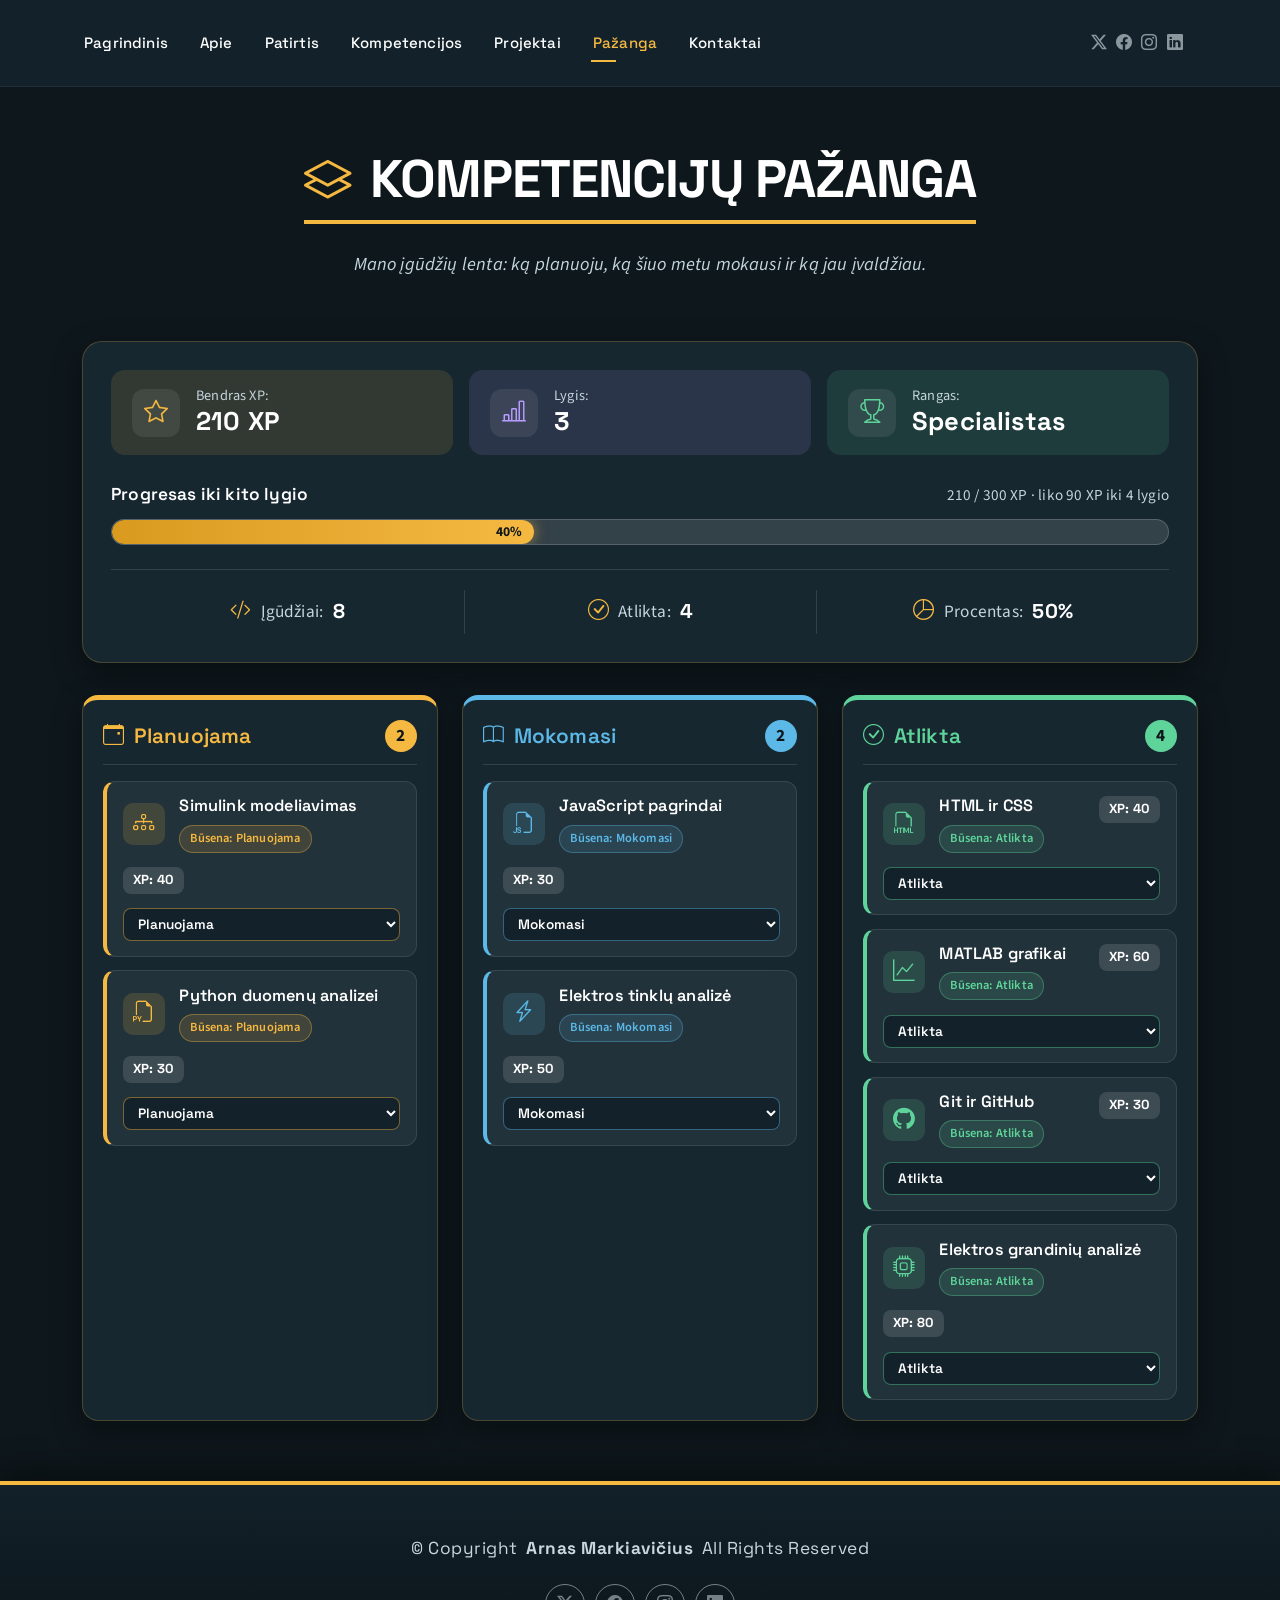
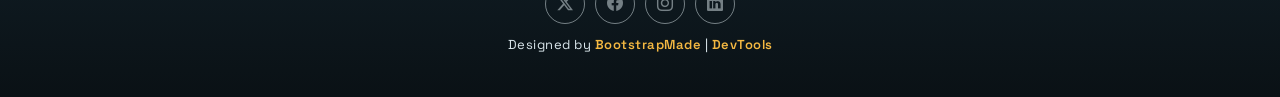
<file: progress.html>
<!DOCTYPE html>
<html lang="lt">

<head>
  <meta charset="UTF-8">
  <meta content="width=device-width, initial-scale=1.0" name="viewport">
  <title>Kompetencijų pažanga – Mano CV</title>
  <meta name="author" content="Arnas Markiavičius">
  <meta name="description" content="Arnas Markiavičius CV puslapis">
  <meta name="keywords" content="CV, elektros energetika, inžinerija">

  <!-- Favicons -->
  <link href="assets/img/arnaslogo.jpg" rel="icon">
  <link href="assets/img/arnaslogo.jpg" rel="apple-touch-icon">

  <!-- Fonts -->
  <link href="https://fonts.googleapis.com" rel="preconnect">
  <link href="https://fonts.gstatic.com" rel="preconnect" crossorigin>
  <link href="https://fonts.googleapis.com/css2?family=Roboto:ital,wght@0,100;0,300;0,400;0,500;0,700;0,900;1,100;1,300;1,400;1,500;1,700;1,900&family=Poppins:ital,wght@0,100;0,200;0,300;0,400;0,500;0,600;0,700;0,800;0,900;1,100;1,200;1,300;1,400;1,500;1,600;1,700;1,800;1,900&family=Raleway:ital,wght@0,100;0,200;0,300;0,400;0,500;0,600;0,700;0,800;0,900;1,100;1,200;1,300;1,400;1,500;1,600;1,700;1,800;1,900&display=swap" rel="stylesheet">

  <!-- Vendor CSS Files -->
  <link href="assets/vendor/bootstrap/css/bootstrap.min.css" rel="stylesheet">
  <link href="assets/vendor/bootstrap-icons/bootstrap-icons.css" rel="stylesheet">
  <link href="assets/vendor/aos/aos.css" rel="stylesheet">
  <link href="assets/vendor/swiper/swiper-bundle.min.css" rel="stylesheet">
  <link href="assets/vendor/glightbox/css/glightbox.min.css" rel="stylesheet">

  <!-- Main CSS File -->
  <link href="assets/css/main.css" rel="stylesheet">

  <!-- Custom CSS File (įkeliamas po main.css) -->
  <link href="assets/css/custom.css" rel="stylesheet">

  <!-- =======================================================
  * Template Name: FolioOne
  * Template URL: https://bootstrapmade.com/folioone-bootstrap-portfolio-website-template/
  * Updated: Aug 23 2025 with Bootstrap v5.3.7
  * Author: BootstrapMade.com
  * License: https://bootstrapmade.com/license/
  ======================================================== -->
</head>

<body class="services-page">

  <header id="header" class="header d-flex align-items-center light-background sticky-top">
    <div class="container position-relative d-flex align-items-center justify-content-between">

      <!-- <a href="index.html" class="logo d-flex align-items-center me-auto me-xl-0">
      <img src="assets/img/logo.webp" alt="Svetainės logotipas" width="140" height="140">
      <h1 class="sitename">Arnas Markiavičius</h1> 
    </a> -->

      <nav id="navmenu" class="navmenu">
        <ul>
          <li><a href="index.html">Pagrindinis</a></li>
          <li><a href="about.html">Apie</a></li>
          <li><a href="resume.html">Patirtis</a></li>
          <li><a href="services.html">Kompetencijos</a></li>
          <li><a href="portfolio.html">Projektai</a></li>
          <li><a href="progress.html" class="active">Pažanga</a></li>
          <li><a href="contact.html">Kontaktai</a></li>
        </ul>
        <i class="mobile-nav-toggle d-xl-none bi bi-list"></i>
      </nav>

      <div class="header-social-links">
        <a href="#" class="twitter"><i class="bi bi-twitter-x"></i></a>
        <a href="#" class="facebook"><i class="bi bi-facebook"></i></a>
        <a href="#" class="instagram"><i class="bi bi-instagram"></i></a>
        <a href="#" class="linkedin"><i class="bi bi-linkedin"></i></a>
      </div>

    </div>
  </header>

  <main class="main">

    <!-- Competency progress module -->
    <section id="progress" class="xp-module section">

      <div class="container section-title" data-aos="fade-up">
        <h2><i class="bi bi-layers" aria-hidden="true"></i> Kompetencijų pažanga</h2>
        <p>Mano įgūdžių lenta: ką planuoju, ką šiuo metu mokausi ir ką jau įvaldžiau.</p>
      </div>

      <div class="container" data-aos="fade-up" data-aos-delay="100">

        <!-- XP / lygio / rango informacija + progreso juosta + statistika -->
        <div class="xp-panel">

          <div class="xp-info">
            <div class="info-box info-xp">
              <span class="info-icon" aria-hidden="true"><i class="bi bi-star"></i></span>
              <div><span class="info-label">Bendras XP:</span><strong class="info-value" id="xp-total">0 XP</strong></div>
            </div>
            <div class="info-box info-level">
              <span class="info-icon" aria-hidden="true"><i class="bi bi-bar-chart-line"></i></span>
              <div><span class="info-label">Lygis:</span><strong class="info-value" id="level-value">1</strong></div>
            </div>
            <div class="info-box info-rank">
              <span class="info-icon" aria-hidden="true"><i class="bi bi-trophy"></i></span>
              <div><span class="info-label">Rangas:</span><strong class="info-value" id="rank-value">Pradedantysis</strong></div>
            </div>
          </div>

          <div class="xp-progress">
            <div class="xp-progress-head">
              <span id="xp-progress-label">Progresas iki kito lygio</span>
              <span class="xp-progress-note" id="xp-progress-note"></span>
            </div>
            <div class="xp-bar" id="xp-bar" role="progressbar" aria-label="Progresas iki kito lygio" aria-valuenow="0" aria-valuemin="0" aria-valuemax="100">
              <div class="xp-bar-fill" id="xp-bar-fill" style="--value: 0%;"><span id="xp-bar-text">0%</span></div>
            </div>
          </div>

          <div class="xp-stats">
            <div class="stat"><i class="bi bi-code-slash" aria-hidden="true"></i><span>Įgūdžiai:</span><strong id="stat-total">0</strong></div>
            <div class="stat"><i class="bi bi-check-circle" aria-hidden="true"></i><span>Atlikta:</span><strong id="stat-done">0</strong></div>
            <div class="stat"><i class="bi bi-pie-chart" aria-hidden="true"></i><span>Procentas:</span><strong id="stat-percent">0%</strong></div>
          </div>

        </div><!-- End panel -->

        <!-- Skill Kanban -->
        <div class="kanban" id="kanban">
<!-- Kortelės generuojamos JavaScript (assets/js/custom.js) pagal įgūdžių masyvą -->
          <section class="kanban-col planned" aria-labelledby="col-planned">
            <header class="kanban-head">
              <h3 id="col-planned"><i class="bi bi-calendar-event" aria-hidden="true"></i> Planuojama</h3>
              <span class="kanban-count" id="count-planned">0</span>
            </header>
            <ul class="kanban-list" id="list-planned"></ul>
          </section>
          <section class="kanban-col learning" aria-labelledby="col-learning">
            <header class="kanban-head">
              <h3 id="col-learning"><i class="bi bi-book" aria-hidden="true"></i> Mokomasi</h3>
              <span class="kanban-count" id="count-learning">0</span>
            </header>
            <ul class="kanban-list" id="list-learning"></ul>
          </section>
          <section class="kanban-col done" aria-labelledby="col-done">
            <header class="kanban-head">
              <h3 id="col-done"><i class="bi bi-check-circle" aria-hidden="true"></i> Atlikta</h3>
              <span class="kanban-count" id="count-done">0</span>
            </header>
            <ul class="kanban-list" id="list-done"></ul>
          </section>
        </div><!-- End Kanban -->

      </div>
    </section><!-- /Competency progress module -->

  </main>

  <footer id="footer" class="footer">

    <div class="container">
      <div class="copyright text-center ">
        <p>© <span>Copyright</span> <strong class="px-1 sitename">Arnas Markiavičius</strong> <span>All Rights Reserved<br></span></p>
      </div>
      <div class="social-links d-flex justify-content-center">
        <a href=""><i class="bi bi-twitter-x"></i></a>
        <a href=""><i class="bi bi-facebook"></i></a>
        <a href=""><i class="bi bi-instagram"></i></a>
        <a href=""><i class="bi bi-linkedin"></i></a>
      </div>
      <div class="credits">
        <!-- All the links in the footer should remain intact. -->
        <!-- You can delete the links only if you've purchased the pro version. -->
        <!-- Licensing information: https://bootstrapmade.com/license/ -->
        <!-- Purchase the pro version with working PHP/AJAX contact form: [buy-url] -->
        Designed by <a href="https://bootstrapmade.com/">BootstrapMade</a> | <a href="https://bootstrapmade.com/tools/">DevTools</a>
      </div>
    </div>

  </footer>

  <!-- Scroll Top -->
  <a href="#" id="scroll-top" class="scroll-top d-flex align-items-center justify-content-center"><i class="bi bi-arrow-up-short"></i></a>

  <!-- Preloader -->
  <div id="preloader"></div>

  <!-- Vendor JS Files -->
  <script src="assets/vendor/bootstrap/js/bootstrap.bundle.min.js"></script>
  <script src="assets/vendor/php-email-form/validate.js"></script>
  <script src="assets/vendor/aos/aos.js"></script>
  <script src="assets/vendor/typed.js/typed.umd.js"></script>
  <script src="assets/vendor/waypoints/noframework.waypoints.js"></script>
  <script src="assets/vendor/purecounter/purecounter_vanilla.js"></script>
  <script src="assets/vendor/swiper/swiper-bundle.min.js"></script>
  <script src="assets/vendor/imagesloaded/imagesloaded.pkgd.min.js"></script>
  <script src="assets/vendor/isotope-layout/isotope.pkgd.min.js"></script>
  <script src="assets/vendor/glightbox/js/glightbox.min.js"></script>

  <!-- Main JS File -->
  <script src="assets/js/main.js"></script>

  <!-- Custom JS (įkeliamas po main.js) -->
  <script src="assets/js/custom.js"></script>

</body>

</html>
</file>
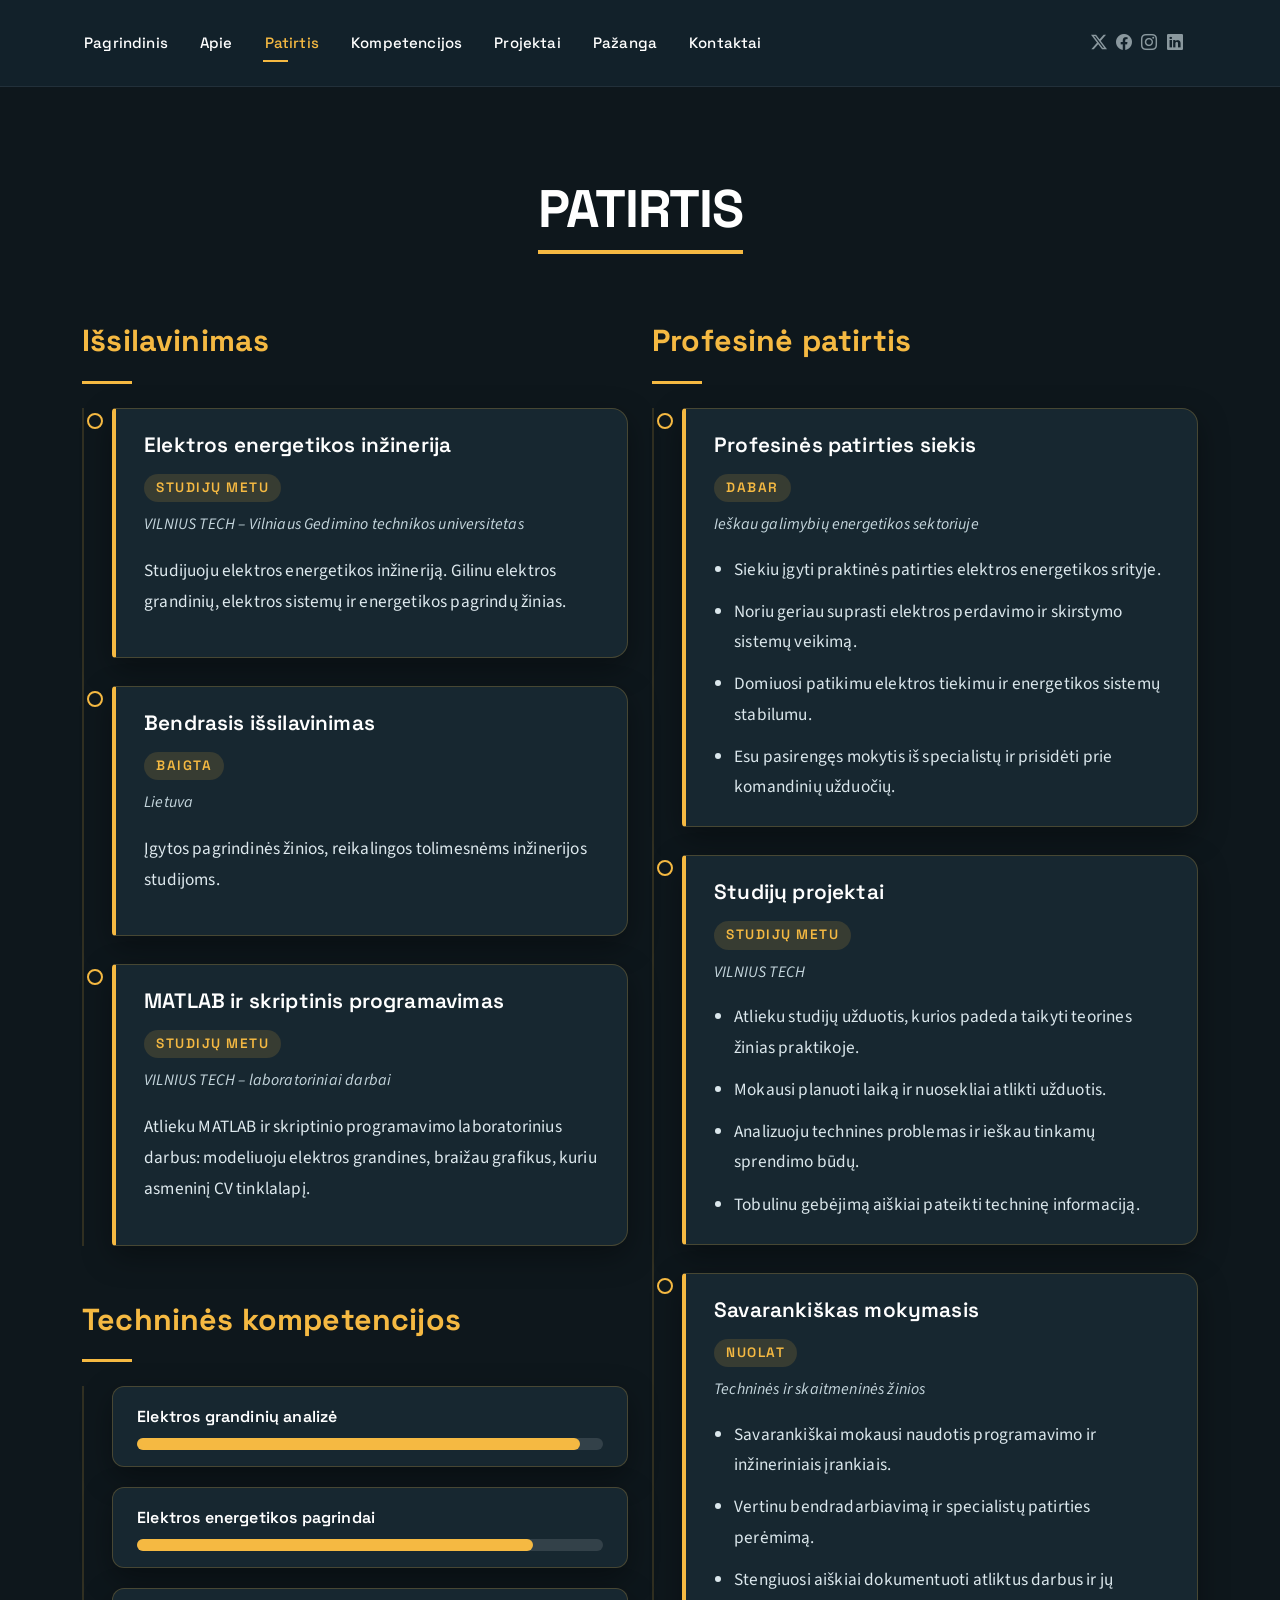
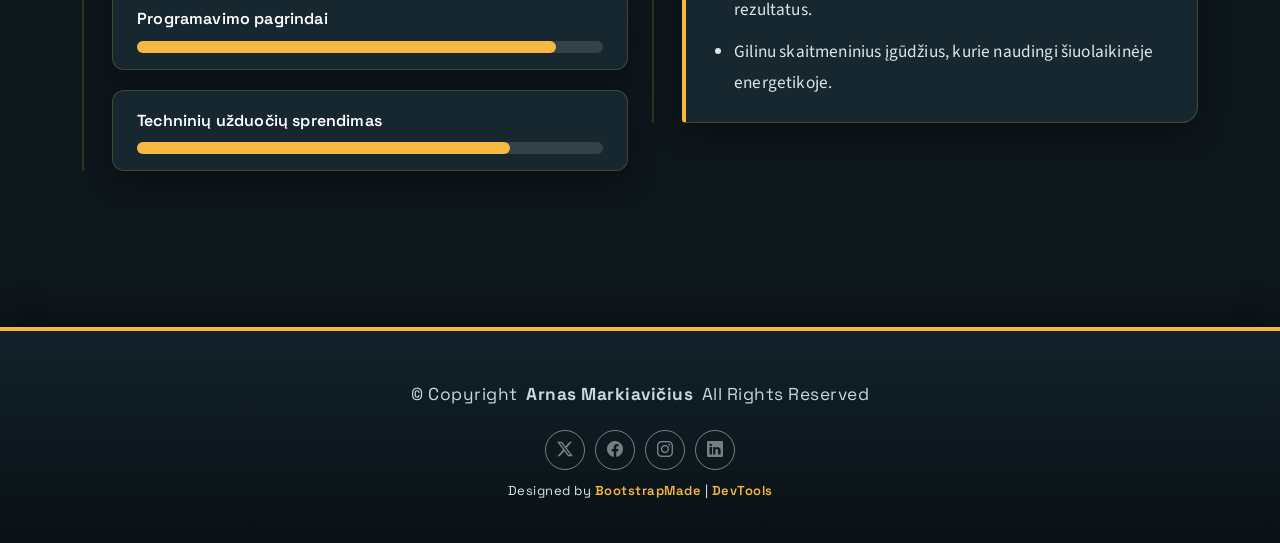
<file: resume.html>
<!DOCTYPE html>
<html lang="lt">

<head>
  <meta charset="UTF-8">
  <meta content="width=device-width, initial-scale=1.0" name="viewport">
  <title>Mano CV</title>
  <meta name="author" content="Arnas Markiavičius">
  <meta name="description" content="Arnas Markiavičius CV puslapis">
  <meta name="keywords" content="CV, elektros energetika, inžinerija">

  <!-- Favicons -->
  <link href="assets/img/arnaslogo.jpg" rel="icon">
  <link href="assets/img/arnaslogo.jpg" rel="apple-touch-icon">

  <!-- Fonts -->
  <link href="https://fonts.googleapis.com" rel="preconnect">
  <link href="https://fonts.gstatic.com" rel="preconnect" crossorigin>
  <link href="https://fonts.googleapis.com/css2?family=Roboto:ital,wght@0,100;0,300;0,400;0,500;0,700;0,900;1,100;1,300;1,400;1,500;1,700;1,900&family=Poppins:ital,wght@0,100;0,200;0,300;0,400;0,500;0,600;0,700;0,800;0,900;1,100;1,200;1,300;1,400;1,500;1,600;1,700;1,800;1,900&family=Raleway:ital,wght@0,100;0,200;0,300;0,400;0,500;0,600;0,700;0,800;0,900;1,100;1,200;1,300;1,400;1,500;1,600;1,700;1,800;1,900&display=swap" rel="stylesheet">

  <!-- Vendor CSS Files -->
  <link href="assets/vendor/bootstrap/css/bootstrap.min.css" rel="stylesheet">
  <link href="assets/vendor/bootstrap-icons/bootstrap-icons.css" rel="stylesheet">
  <link href="assets/vendor/aos/aos.css" rel="stylesheet">
  <link href="assets/vendor/swiper/swiper-bundle.min.css" rel="stylesheet">
  <link href="assets/vendor/glightbox/css/glightbox.min.css" rel="stylesheet">

  <!-- Main CSS File -->
  <link href="assets/css/main.css" rel="stylesheet">

  <!-- Custom CSS File (įkeliamas po main.css) -->
  <link href="assets/css/custom.css" rel="stylesheet">

  <!-- =======================================================
  * Template Name: FolioOne
  * Template URL: https://bootstrapmade.com/folioone-bootstrap-portfolio-website-template/
  * Updated: Aug 23 2025 with Bootstrap v5.3.7
  * Author: BootstrapMade.com
  * License: https://bootstrapmade.com/license/
  ======================================================== -->
</head>

<body class="resume-page">

  <header id="header" class="header d-flex align-items-center light-background sticky-top">
    <div class="container position-relative d-flex align-items-center justify-content-between">

      <!-- <a href="index.html" class="logo d-flex align-items-center me-auto me-xl-0">
      <img src="assets/img/logo.webp" alt="Svetainės logotipas" width="140" height="140">
      <h1 class="sitename">Arnas Markiavičius</h1> 
    </a> -->

      <nav id="navmenu" class="navmenu">
        <ul>
          <li><a href="index.html">Pagrindinis</a></li>
          <li><a href="about.html">Apie</a></li>
          <li><a href="resume.html" class="active">Patirtis</a></li>
          <li><a href="services.html">Kompetencijos</a></li>
          <li><a href="portfolio.html">Projektai</a></li>
          <li><a href="progress.html">Pažanga</a></li>
          <li><a href="contact.html">Kontaktai</a></li>
        </ul>
        <i class="mobile-nav-toggle d-xl-none bi bi-list"></i>
      </nav>

      <div class="header-social-links">
        <a href="#" class="twitter"><i class="bi bi-twitter-x"></i></a>
        <a href="#" class="facebook"><i class="bi bi-facebook"></i></a>
        <a href="#" class="instagram"><i class="bi bi-instagram"></i></a>
        <a href="#" class="linkedin"><i class="bi bi-linkedin"></i></a>
      </div>

    </div>
  </header>

  <main class="main">

    <!-- Resume Section -->
    <section id="resume" class="resume section">

      <!-- Section Title -->
      <div class="container section-title" data-aos="fade-up">
        <h2>Patirtis</h2>
      </div><!-- End Section Title -->

      <div class="container" data-aos="fade-up" data-aos-delay="100">

        <div class="row">
          <div class="col-lg-6">

            <!-- Education Section -->
            <div class="resume-item" data-aos="fade-up">
              <h3 class="resume-title">Išsilavinimas</h3>

              <div class="resume-content">
                <article class="education-item">
                  <h4>Elektros energetikos inžinerija</h4>
                  <h5>Studijų metu</h5>
                  <p class="institution"><em>VILNIUS TECH – Vilniaus Gedimino technikos universitetas</em></p>
                  <p>Studijuoju elektros energetikos inžineriją. Gilinu elektros grandinių, elektros sistemų ir energetikos pagrindų žinias.</p>
                </article>

                <article class="education-item">
                  <h4>Bendrasis išsilavinimas</h4>
                  <h5>Baigta</h5>
                  <p class="institution"><em>Lietuva</em></p>
                  <p>Įgytos pagrindinės žinios, reikalingos tolimesnėms inžinerijos studijoms.</p>
                </article>

                <article class="education-item">
                  <h4>MATLAB ir skriptinis programavimas</h4>
                  <h5>Studijų metu</h5>
                  <p class="institution"><em>VILNIUS TECH – laboratoriniai darbai</em></p>
                  <p>Atlieku MATLAB ir skriptinio programavimo laboratorinius darbus: modeliuoju elektros grandines, braižau grafikus, kuriu asmeninį CV tinklalapį.</p>
                </article>
              </div>
            </div><!-- End Education Section -->

            <!-- Professional Skills Section -->
            <div class="resume-item skills-animation" data-aos="fade-up">
              <h3 class="resume-title">Techninės kompetencijos</h3>

              <div class="resume-content">
                <div class="skill-item">
                  <h4>Elektros grandinių analizė</h4>
                  <div class="progress">
                    <div class="progress-bar" role="progressbar" aria-valuenow="95" aria-valuemin="0" aria-valuemax="100"></div>
                  </div>
                </div>

                <div class="skill-item">
                  <h4>Elektros energetikos pagrindai</h4>
                  <div class="progress">
                    <div class="progress-bar" role="progressbar" aria-valuenow="85" aria-valuemin="0" aria-valuemax="100"></div>
                  </div>
                </div>

                <div class="skill-item">
                  <h4>Programavimo pagrindai</h4>
                  <div class="progress">
                    <div class="progress-bar" role="progressbar" aria-valuenow="90" aria-valuemin="0" aria-valuemax="100"></div>
                  </div>
                </div>

                <div class="skill-item">
                  <h4>Techninių užduočių sprendimas</h4>
                  <div class="progress">
                    <div class="progress-bar" role="progressbar" aria-valuenow="80" aria-valuemin="0" aria-valuemax="100"></div>
                  </div>
                </div>
              </div>
            </div><!-- End Professional Skills Section -->
          </div>

          <div class="col-lg-6">
            <!-- Experience Section -->
            <div class="resume-item" data-aos="fade-up" data-aos-delay="100">
              <h3 class="resume-title">Profesinė patirtis</h3>

              <div class="resume-content">
                <article class="experience-item">
                  <h4>Profesinės patirties siekis</h4>
                  <h5>Dabar</h5>
                  <p class="company"><em>Ieškau galimybių energetikos sektoriuje</em></p>
                  <ul>
                    <li>Siekiu įgyti praktinės patirties elektros energetikos srityje.</li>
                    <li>Noriu geriau suprasti elektros perdavimo ir skirstymo sistemų veikimą.</li>
                    <li>Domiuosi patikimu elektros tiekimu ir energetikos sistemų stabilumu.</li>
                    <li>Esu pasirengęs mokytis iš specialistų ir prisidėti prie komandinių užduočių.</li>
                  </ul>
                </article>

                <article class="experience-item">
                  <h4>Studijų projektai</h4>
                  <h5>Studijų metu</h5>
                  <p class="company"><em>VILNIUS TECH</em></p>
                  <ul>
                    <li>Atlieku studijų užduotis, kurios padeda taikyti teorines žinias praktikoje.</li>
                    <li>Mokausi planuoti laiką ir nuosekliai atlikti užduotis.</li>
                    <li>Analizuoju technines problemas ir ieškau tinkamų sprendimo būdų.</li>
                    <li>Tobulinu gebėjimą aiškiai pateikti techninę informaciją.</li>
                  </ul>
                </article>

                <article class="experience-item">
                  <h4>Savarankiškas mokymasis</h4>
                  <h5>Nuolat</h5>
                  <p class="company"><em>Techninės ir skaitmeninės žinios</em></p>
                  <ul>
                    <li>Savarankiškai mokausi naudotis programavimo ir inžineriniais įrankiais.</li>
                    <li>Vertinu bendradarbiavimą ir specialistų patirties perėmimą.</li>
                    <li>Stengiuosi aiškiai dokumentuoti atliktus darbus ir jų rezultatus.</li>
                    <li>Gilinu skaitmeninius įgūdžius, kurie naudingi šiuolaikinėje energetikoje.</li>
                  </ul>
                </article>
              </div>
            </div><!-- End Experience Section -->
          </div>
        </div>

      </div>

    </section><!-- /Resume Section -->

  </main>

  <footer id="footer" class="footer">

    <div class="container">
      <div class="copyright text-center ">
        <p>© <span>Copyright</span> <strong class="px-1 sitename">Arnas Markiavičius</strong> <span>All Rights Reserved<br></span></p>
      </div>
      <div class="social-links d-flex justify-content-center">
        <a href=""><i class="bi bi-twitter-x"></i></a>
        <a href=""><i class="bi bi-facebook"></i></a>
        <a href=""><i class="bi bi-instagram"></i></a>
        <a href=""><i class="bi bi-linkedin"></i></a>
      </div>
      <div class="credits">
        <!-- All the links in the footer should remain intact. -->
        <!-- You can delete the links only if you've purchased the pro version. -->
        <!-- Licensing information: https://bootstrapmade.com/license/ -->
        <!-- Purchase the pro version with working PHP/AJAX contact form: [buy-url] -->
        Designed by <a href="https://bootstrapmade.com/">BootstrapMade</a> | <a href="https://bootstrapmade.com/tools/">DevTools</a>
      </div>
    </div>

  </footer>

  <!-- Scroll Top -->
  <a href="#" id="scroll-top" class="scroll-top d-flex align-items-center justify-content-center"><i class="bi bi-arrow-up-short"></i></a>

  <!-- Preloader -->
  <div id="preloader"></div>

  <!-- Vendor JS Files -->
  <script src="assets/vendor/bootstrap/js/bootstrap.bundle.min.js"></script>
  <script src="assets/vendor/php-email-form/validate.js"></script>
  <script src="assets/vendor/aos/aos.js"></script>
  <script src="assets/vendor/typed.js/typed.umd.js"></script>
  <script src="assets/vendor/waypoints/noframework.waypoints.js"></script>
  <script src="assets/vendor/purecounter/purecounter_vanilla.js"></script>
  <script src="assets/vendor/swiper/swiper-bundle.min.js"></script>
  <script src="assets/vendor/imagesloaded/imagesloaded.pkgd.min.js"></script>
  <script src="assets/vendor/isotope-layout/isotope.pkgd.min.js"></script>
  <script src="assets/vendor/glightbox/js/glightbox.min.js"></script>

  <!-- Main JS File -->
  <script src="assets/js/main.js"></script>

  <!-- Custom JS (įkeliamas po main.js) -->
  <script src="assets/js/custom.js"></script>

</body>

</html>
</file>
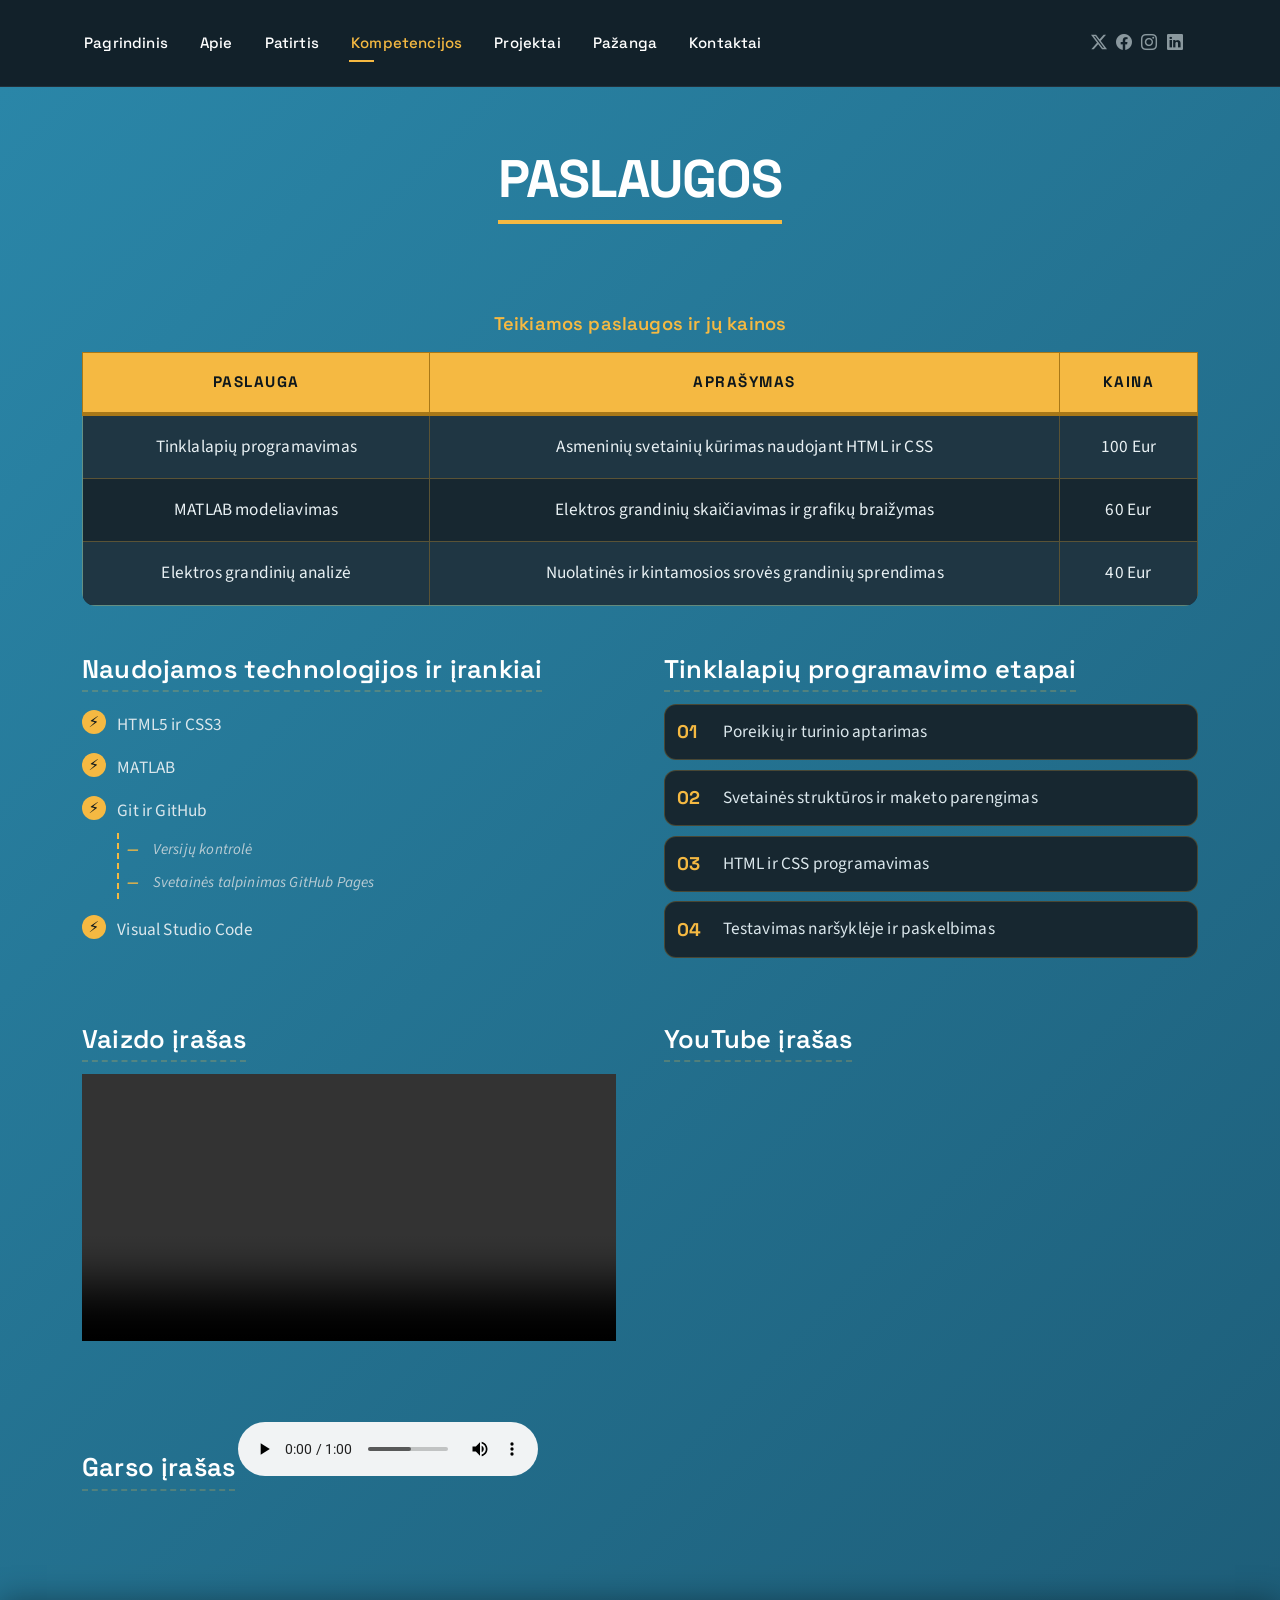
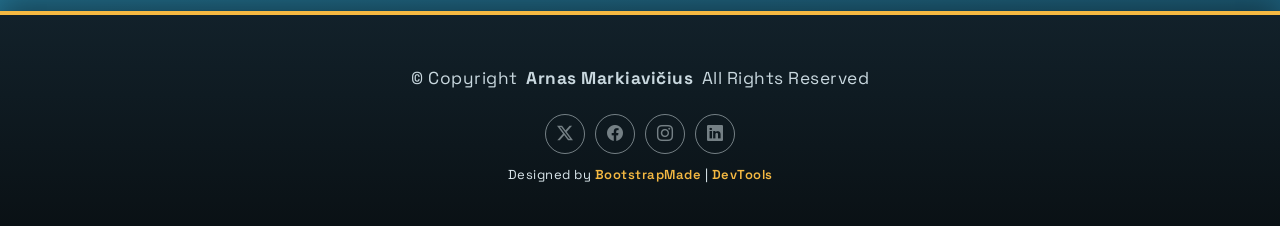
<file: services.html>
<!DOCTYPE html>
<html lang="lt">

<head>
  <meta charset="UTF-8">
  <meta content="width=device-width, initial-scale=1.0" name="viewport">
  <title>Mano CV</title>
  <meta name="author" content="Arnas Markiavičius">
  <meta name="description" content="Arnas Markiavičius CV puslapis">
  <meta name="keywords" content="CV, elektros energetika, inžinerija">

  <!-- Favicons -->
  <link href="assets/img/arnaslogo.jpg" rel="icon">
  <link href="assets/img/arnaslogo.jpg" rel="apple-touch-icon">

  <!-- Fonts -->
  <link href="https://fonts.googleapis.com" rel="preconnect">
  <link href="https://fonts.gstatic.com" rel="preconnect" crossorigin>
  <link href="https://fonts.googleapis.com/css2?family=Roboto:ital,wght@0,100;0,300;0,400;0,500;0,700;0,900;1,100;1,300;1,400;1,500;1,700;1,900&family=Poppins:ital,wght@0,100;0,200;0,300;0,400;0,500;0,600;0,700;0,800;0,900;1,100;1,200;1,300;1,400;1,500;1,600;1,700;1,800;1,900&family=Raleway:ital,wght@0,100;0,200;0,300;0,400;0,500;0,600;0,700;0,800;0,900;1,100;1,200;1,300;1,400;1,500;1,600;1,700;1,800;1,900&display=swap" rel="stylesheet">

  <!-- Vendor CSS Files -->
  <link href="assets/vendor/bootstrap/css/bootstrap.min.css" rel="stylesheet">
  <link href="assets/vendor/bootstrap-icons/bootstrap-icons.css" rel="stylesheet">
  <link href="assets/vendor/aos/aos.css" rel="stylesheet">
  <link href="assets/vendor/swiper/swiper-bundle.min.css" rel="stylesheet">
  <link href="assets/vendor/glightbox/css/glightbox.min.css" rel="stylesheet">

  <!-- Main CSS File -->
  <link href="assets/css/main.css" rel="stylesheet">

  <!-- Custom CSS File (įkeliamas po main.css) -->
  <link href="assets/css/custom.css" rel="stylesheet">

  <!-- =======================================================
  * Template Name: FolioOne
  * Template URL: https://bootstrapmade.com/folioone-bootstrap-portfolio-website-template/
  * Updated: Aug 23 2025 with Bootstrap v5.3.7
  * Author: BootstrapMade.com
  * License: https://bootstrapmade.com/license/
  ======================================================== -->
</head>

<body class="services-page">

  <header id="header" class="header d-flex align-items-center light-background sticky-top">
    <div class="container position-relative d-flex align-items-center justify-content-between">

      <!-- <a href="index.html" class="logo d-flex align-items-center me-auto me-xl-0">
      <img src="assets/img/logo.webp" alt="Svetainės logotipas" width="140" height="140">
      <h1 class="sitename">Arnas Markiavičius</h1> 
    </a> -->

      <nav id="navmenu" class="navmenu">
        <ul>
          <li><a href="index.html">Pagrindinis</a></li>
          <li><a href="about.html">Apie</a></li>
          <li><a href="resume.html">Patirtis</a></li>
          <li><a href="services.html" class="active">Kompetencijos</a></li>
          <li><a href="portfolio.html">Projektai</a></li>
          <li><a href="progress.html">Pažanga</a></li>
          <li><a href="contact.html">Kontaktai</a></li>
        </ul>
        <i class="mobile-nav-toggle d-xl-none bi bi-list"></i>
      </nav>

      <div class="header-social-links">
        <a href="#" class="twitter"><i class="bi bi-twitter-x"></i></a>
        <a href="#" class="facebook"><i class="bi bi-facebook"></i></a>
        <a href="#" class="instagram"><i class="bi bi-instagram"></i></a>
        <a href="#" class="linkedin"><i class="bi bi-linkedin"></i></a>
      </div>

    </div>
  </header>

  <main class="main">

    <!-- Services Section -->
    <section id="services" class="services section">

      <!-- Section Title -->
      <div class="container section-title" data-aos="fade-up">
        <h2>Paslaugos</h2>
      </div><!-- End Section Title -->

      <div class="container" data-aos="fade-up" data-aos-delay="100">

        <!-- Paslaugų lentelė -->
        <div class="table-responsive mb-5" data-aos="fade-up">
          <table class="table table-bordered table-striped align-middle">
            <caption>Teikiamos paslaugos ir jų kainos</caption>
            <thead class="table-dark">
              <tr>
                <th scope="col">Paslauga</th>
                <th scope="col">Aprašymas</th>
                <th scope="col">Kaina</th>
              </tr>
            </thead>
            <tbody>
              <tr>
                <td>Tinklalapių programavimas</td>
                <td>Asmeninių svetainių kūrimas naudojant HTML ir CSS</td>
                <td>100 Eur</td>
              </tr>
              <tr>
                <td>MATLAB modeliavimas</td>
                <td>Elektros grandinių skaičiavimas ir grafikų braižymas</td>
                <td>60 Eur</td>
              </tr>
              <tr>
                <td>Elektros grandinių analizė</td>
                <td>Nuolatinės ir kintamosios srovės grandinių sprendimas</td>
                <td>40 Eur</td>
              </tr>
            </tbody>
          </table>
        </div><!-- End Table -->

        <div class="row g-5 mb-5">
          <div class="col-md-6" data-aos="fade-right">
            <h3>Naudojamos technologijos ir įrankiai</h3>
            <ul>
              <li>HTML5 ir CSS3</li>
              <li>MATLAB</li>
              <li>
                Git ir GitHub
                <ul>
                  <li>Versijų kontrolė</li>
                  <li>Svetainės talpinimas GitHub Pages</li>
                </ul>
              </li>
              <li>Visual Studio Code</li>
            </ul>
          </div>

          <div class="col-md-6" data-aos="fade-left">
            <h3>Tinklalapių programavimo etapai</h3>
            <ol>
              <li>Poreikių ir turinio aptarimas</li>
              <li>Svetainės struktūros ir maketo parengimas</li>
              <li>HTML ir CSS programavimas</li>
              <li>Testavimas naršyklėje ir paskelbimas</li>
            </ol>
          </div>
        </div><!-- End Lists -->

        <!-- Medijos įrašai -->
        <div class="row g-5 mb-5">
          <div class="col-lg-6" data-aos="fade-up">
            <h3>Vaizdo įrašas</h3>
            <video class="w-100" controls preload="metadata">
              <source src="assets/media/person-typing.mp4" type="video/mp4">
              Jūsų naršyklė nepalaiko vaizdo įrašų.
            </video>
          </div>
          <div class="col-lg-6" data-aos="fade-up" data-aos-delay="100">
            <h3>YouTube įrašas</h3>
            <div class="ratio ratio-16x9">
              <iframe src="https://www.youtube.com/embed/BoUVIhtqjAw" title="YouTube vaizdo įrašas" allow="accelerometer; autoplay; clipboard-write; encrypted-media; gyroscope; picture-in-picture" allowfullscreen></iframe>
            </div>
          </div>
        </div>

        <div class="mb-5" data-aos="fade-up">
          <h3>Garso įrašas</h3>
          <audio controls preload="metadata">
            <source src="assets/media/clock-ticking.mp3" type="audio/mpeg">
            Jūsų naršyklė nepalaiko garso įrašų.
          </audio>
        </div><!-- End Media -->

      </div>

    </section><!-- /Services Section -->

  </main>

  <footer id="footer" class="footer">

    <div class="container">
      <div class="copyright text-center ">
        <p>© <span>Copyright</span> <strong class="px-1 sitename">Arnas Markiavičius</strong> <span>All Rights Reserved<br></span></p>
      </div>
      <div class="social-links d-flex justify-content-center">
        <a href=""><i class="bi bi-twitter-x"></i></a>
        <a href=""><i class="bi bi-facebook"></i></a>
        <a href=""><i class="bi bi-instagram"></i></a>
        <a href=""><i class="bi bi-linkedin"></i></a>
      </div>
      <div class="credits">
        <!-- All the links in the footer should remain intact. -->
        <!-- You can delete the links only if you've purchased the pro version. -->
        <!-- Licensing information: https://bootstrapmade.com/license/ -->
        <!-- Purchase the pro version with working PHP/AJAX contact form: [buy-url] -->
        Designed by <a href="https://bootstrapmade.com/">BootstrapMade</a> | <a href="https://bootstrapmade.com/tools/">DevTools</a>
      </div>
    </div>

  </footer>

  <!-- Scroll Top -->
  <a href="#" id="scroll-top" class="scroll-top d-flex align-items-center justify-content-center"><i class="bi bi-arrow-up-short"></i></a>

  <!-- Preloader -->
  <div id="preloader"></div>

  <!-- Vendor JS Files -->
  <script src="assets/vendor/bootstrap/js/bootstrap.bundle.min.js"></script>
  <script src="assets/vendor/php-email-form/validate.js"></script>
  <script src="assets/vendor/aos/aos.js"></script>
  <script src="assets/vendor/typed.js/typed.umd.js"></script>
  <script src="assets/vendor/waypoints/noframework.waypoints.js"></script>
  <script src="assets/vendor/purecounter/purecounter_vanilla.js"></script>
  <script src="assets/vendor/swiper/swiper-bundle.min.js"></script>
  <script src="assets/vendor/imagesloaded/imagesloaded.pkgd.min.js"></script>
  <script src="assets/vendor/isotope-layout/isotope.pkgd.min.js"></script>
  <script src="assets/vendor/glightbox/js/glightbox.min.js"></script>

  <!-- Main JS File -->
  <script src="assets/js/main.js"></script>

  <!-- Custom JS (įkeliamas po main.js) -->
  <script src="assets/js/custom.js"></script>

</body>

</html>
</file>
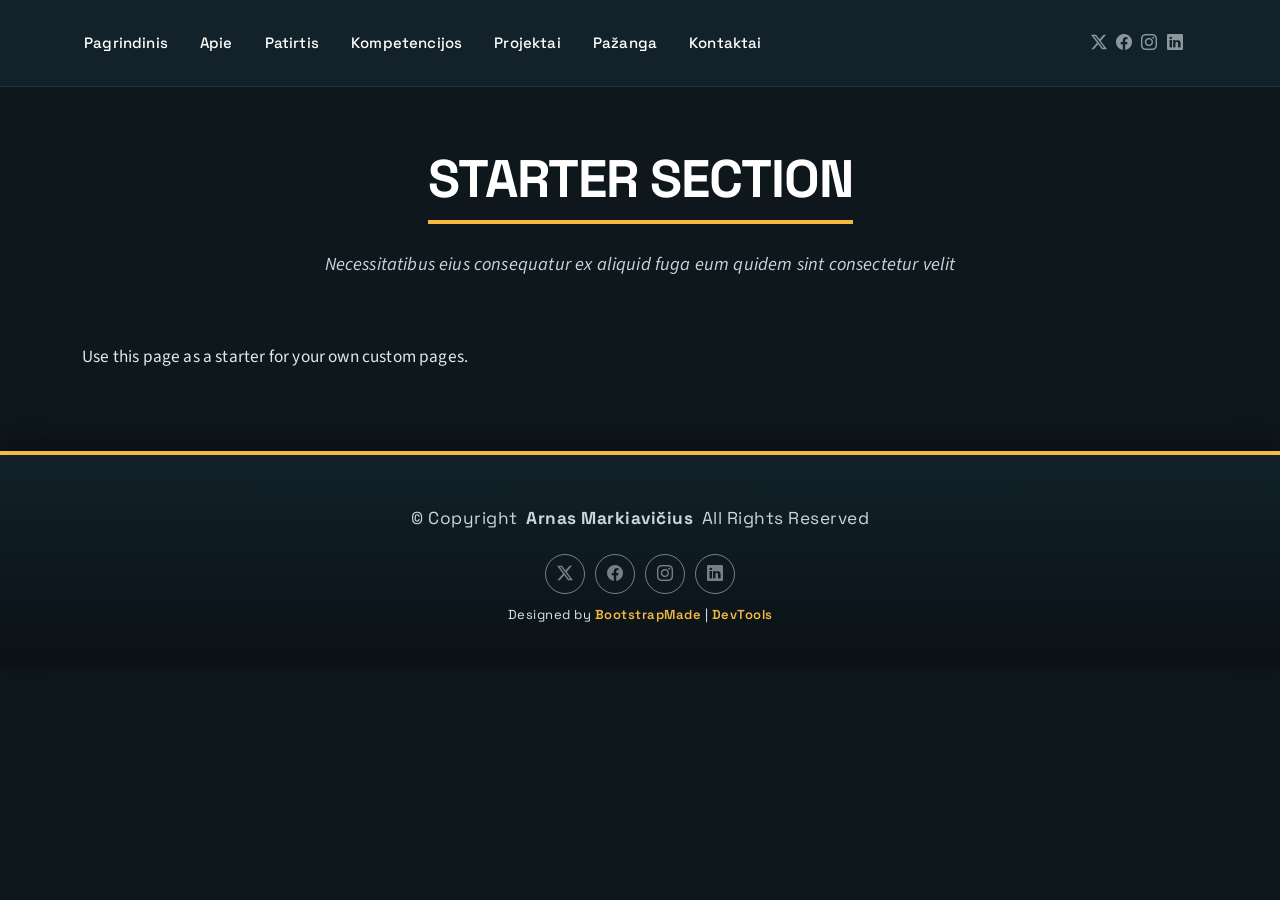
<file: starter-page.html>
<!DOCTYPE html>
<html lang="lt">

<head>
  <meta charset="UTF-8">
  <meta content="width=device-width, initial-scale=1.0" name="viewport">
  <title>Mano CV</title>
  <meta name="author" content="Arnas Markiavičius">
  <meta name="description" content="Arnas Markiavičius CV puslapis">
  <meta name="keywords" content="CV, elektros energetika, inžinerija">

  <!-- Favicons -->
  <link href="assets/img/arnaslogo.jpg" rel="icon">
  <link href="assets/img/arnaslogo.jpg" rel="apple-touch-icon">

  <!-- Fonts -->
  <link href="https://fonts.googleapis.com" rel="preconnect">
  <link href="https://fonts.gstatic.com" rel="preconnect" crossorigin>
  <link href="https://fonts.googleapis.com/css2?family=Roboto:ital,wght@0,100;0,300;0,400;0,500;0,700;0,900;1,100;1,300;1,400;1,500;1,700;1,900&family=Poppins:ital,wght@0,100;0,200;0,300;0,400;0,500;0,600;0,700;0,800;0,900;1,100;1,200;1,300;1,400;1,500;1,600;1,700;1,800;1,900&family=Raleway:ital,wght@0,100;0,200;0,300;0,400;0,500;0,600;0,700;0,800;0,900;1,100;1,200;1,300;1,400;1,500;1,600;1,700;1,800;1,900&display=swap" rel="stylesheet">

  <!-- Vendor CSS Files -->
  <link href="assets/vendor/bootstrap/css/bootstrap.min.css" rel="stylesheet">
  <link href="assets/vendor/bootstrap-icons/bootstrap-icons.css" rel="stylesheet">
  <link href="assets/vendor/aos/aos.css" rel="stylesheet">
  <link href="assets/vendor/swiper/swiper-bundle.min.css" rel="stylesheet">
  <link href="assets/vendor/glightbox/css/glightbox.min.css" rel="stylesheet">

  <!-- Main CSS File -->
  <link href="assets/css/main.css" rel="stylesheet">

  <!-- Custom CSS File (įkeliamas po main.css) -->
  <link href="assets/css/custom.css" rel="stylesheet">

  <!-- =======================================================
  * Template Name: FolioOne
  * Template URL: https://bootstrapmade.com/folioone-bootstrap-portfolio-website-template/
  * Updated: Aug 23 2025 with Bootstrap v5.3.7
  * Author: BootstrapMade.com
  * License: https://bootstrapmade.com/license/
  ======================================================== -->
</head>

<body class="starter-page-page">

  <header id="header" class="header d-flex align-items-center light-background sticky-top">
    <div class="container position-relative d-flex align-items-center justify-content-between">

      <!-- <a href="index.html" class="logo d-flex align-items-center me-auto me-xl-0">
      <img src="assets/img/logo.webp" alt="Svetainės logotipas" width="140" height="140">
      <h1 class="sitename">Arnas Markiavičius</h1> 
    </a> -->

      <nav id="navmenu" class="navmenu">
        <ul>
          <li><a href="index.html">Pagrindinis</a></li>
          <li><a href="about.html">Apie</a></li>
          <li><a href="resume.html">Patirtis</a></li>
          <li><a href="services.html">Kompetencijos</a></li>
          <li><a href="portfolio.html">Projektai</a></li>
          <li><a href="progress.html">Pažanga</a></li>
          <li><a href="contact.html">Kontaktai</a></li>
        </ul>
        <i class="mobile-nav-toggle d-xl-none bi bi-list"></i>
      </nav>

      <div class="header-social-links">
        <a href="#" class="twitter"><i class="bi bi-twitter-x"></i></a>
        <a href="#" class="facebook"><i class="bi bi-facebook"></i></a>
        <a href="#" class="instagram"><i class="bi bi-instagram"></i></a>
        <a href="#" class="linkedin"><i class="bi bi-linkedin"></i></a>
      </div>

    </div>
  </header>

  <main class="main">

    <!-- Starter Section Section -->
    <section id="starter-section" class="starter-section section">

      <!-- Section Title -->
      <div class="container section-title" data-aos="fade-up">
        <h2>Starter Section</h2>
        <p>Necessitatibus eius consequatur ex aliquid fuga eum quidem sint consectetur velit</p>
      </div><!-- End Section Title -->

      <div class="container" data-aos="fade-up">
        <p>Use this page as a starter for your own custom pages.</p>
      </div>

    </section><!-- /Starter Section Section -->

  </main>

  <footer id="footer" class="footer">

    <div class="container">
      <div class="copyright text-center ">
        <p>© <span>Copyright</span> <strong class="px-1 sitename">Arnas Markiavičius</strong> <span>All Rights Reserved<br></span></p>
      </div>
      <div class="social-links d-flex justify-content-center">
        <a href=""><i class="bi bi-twitter-x"></i></a>
        <a href=""><i class="bi bi-facebook"></i></a>
        <a href=""><i class="bi bi-instagram"></i></a>
        <a href=""><i class="bi bi-linkedin"></i></a>
      </div>
      <div class="credits">
        <!-- All the links in the footer should remain intact. -->
        <!-- You can delete the links only if you've purchased the pro version. -->
        <!-- Licensing information: https://bootstrapmade.com/license/ -->
        <!-- Purchase the pro version with working PHP/AJAX contact form: [buy-url] -->
        Designed by <a href="https://bootstrapmade.com/">BootstrapMade</a> | <a href="https://bootstrapmade.com/tools/">DevTools</a>
      </div>
    </div>

  </footer>

  <!-- Scroll Top -->
  <a href="#" id="scroll-top" class="scroll-top d-flex align-items-center justify-content-center"><i class="bi bi-arrow-up-short"></i></a>

  <!-- Preloader -->
  <div id="preloader"></div>

  <!-- Vendor JS Files -->
  <script src="assets/vendor/bootstrap/js/bootstrap.bundle.min.js"></script>
  <script src="assets/vendor/php-email-form/validate.js"></script>
  <script src="assets/vendor/aos/aos.js"></script>
  <script src="assets/vendor/typed.js/typed.umd.js"></script>
  <script src="assets/vendor/waypoints/noframework.waypoints.js"></script>
  <script src="assets/vendor/purecounter/purecounter_vanilla.js"></script>
  <script src="assets/vendor/swiper/swiper-bundle.min.js"></script>
  <script src="assets/vendor/imagesloaded/imagesloaded.pkgd.min.js"></script>
  <script src="assets/vendor/isotope-layout/isotope.pkgd.min.js"></script>
  <script src="assets/vendor/glightbox/js/glightbox.min.js"></script>

  <!-- Main JS File -->
  <script src="assets/js/main.js"></script>

  <!-- Custom JS (įkeliamas po main.js) -->
  <script src="assets/js/custom.js"></script>

</body>

</html>
</file>
<file: assets/css/custom.css>
/*==============================================================
  custom.css – asmeniniai CV svetainės stiliai (9 LD)
  Įkeliamas PO main.css, todėl perrašo šablono stilius.
==============================================================*/

@import url("https://fonts.googleapis.com/css2?family=Space+Grotesk:wght@400;500;600;700&family=Source+Sans+3:ital,wght@0,300;0,400;0,600;0,700;1,400&display=swap");

/*--------------------------------------------------------------
  0. Spalvos ir šriftų kintamieji
  Akcentas – gintaro spalva; tekstas ant akcento – tamsus
  (kontrastas ≥ 9:1, atitinka WCAG AAA).
--------------------------------------------------------------*/
:root {
  --default-font: "Source Sans 3", system-ui, -apple-system, "Segoe UI", Arial, sans-serif;
  --heading-font: "Space Grotesk", "Segoe UI", Arial, sans-serif;
  --nav-font: "Space Grotesk", "Segoe UI", Arial, sans-serif;

  --background-color: #0e171c;
  --default-color: #dbe7ec;
  --heading-color: #ffffff;
  --accent-color: #f5b942;
  --surface-color: #172730;
  --contrast-color: #0e171c;

  --nav-color: #ffffff;
  --nav-hover-color: #f5b942;
  --nav-dropdown-hover-color: #f5b942;

  /* papildomi kintamieji */
  --border-soft: rgba(245, 185, 66, 0.22);
  --shadow-card: 0 10px 30px rgba(0, 0, 0, 0.35);
  --radius-card: 16px;
}

.light-background {
  --background-color: #12212a;
  --surface-color: #1d3340;
}

/*--------------------------------------------------------------
  1. TIPOGRAFIJA – pastraipos
--------------------------------------------------------------*/
body {
  font-size: 1.08rem;
  line-height: 1.75;
  letter-spacing: 0.01em;
}

p {
  font-size: 1.08rem;
  line-height: 1.8;
  color: color-mix(in srgb, var(--default-color), #ffffff 8%);
  margin-bottom: 1.15rem;
  hyphens: auto;
}

p.lead,
.about .intro-content .lead {
  font-size: 1.3rem;
  font-weight: 300;
  border-left: 4px solid var(--accent-color);
  padding-left: 1rem;
  color: #ffffff;
}

/*--------------------------------------------------------------
  2. TIPOGRAFIJA – antraštės h1–h6
--------------------------------------------------------------*/
h1, h2, h3, h4, h5, h6 {
  font-family: var(--heading-font);
  line-height: 1.2;
  margin-bottom: 0.75rem;
}

h1 {
  font-size: clamp(2.4rem, 5vw, 3.6rem);
  font-weight: 700;
  letter-spacing: -1.5px;
  color: #ffffff;
}

h2 {
  font-size: clamp(1.9rem, 3.5vw, 2.5rem);
  font-weight: 600;
  letter-spacing: -0.5px;
  color: var(--accent-color);
}

h3 {
  font-size: 1.6rem;
  font-weight: 600;
  color: #ffffff;
  border-bottom: 2px dashed var(--border-soft);
  padding-bottom: 0.35rem;
  display: inline-block;
}

h4 {
  font-size: 1.3rem;
  font-weight: 500;
  color: #bfe3f2;
}

h5 {
  font-size: 1rem;
  font-weight: 700;
  text-transform: uppercase;
  letter-spacing: 2px;
  color: var(--accent-color);
}

h6 {
  font-size: 0.9rem;
  font-weight: 400;
  font-style: italic;
  letter-spacing: 1px;
  color: #9fb7c2;
}

/* konkrečios šablono taisyklės, kurias reikia perrašyti */
.hero .hero-content h1 {
  font-size: clamp(2.4rem, 6vw, 4rem);
  font-weight: 700;
  letter-spacing: -2px;
}

.hero .hero-content h2 {
  font-size: clamp(1.3rem, 3vw, 1.9rem);
  font-weight: 500;
  color: #bfe3f2;
  letter-spacing: 0;
}

.section-title h2 {
  font-size: clamp(2.2rem, 5vw, 3.3rem);
  font-weight: 700;
  letter-spacing: -1px;
  color: #ffffff;
  text-transform: uppercase;
  display: inline-block;
  padding-bottom: 0.6rem;
  border-bottom: 4px solid var(--accent-color);
}

.section-title p {
  font-size: 1.15rem;
  font-style: italic;
  color: #b9ccd4;
}

.about .intro-content .headline {
  font-size: clamp(1.6rem, 3vw, 2.2rem);
  font-weight: 600;
  line-height: 1.3;
}

.skills .skill-box h3 {
  font-size: 1.3rem;
  font-weight: 600;
  border-bottom: 0;
  display: block;
  padding-bottom: 0;
}

.resume .resume-item .resume-title {
  font-size: 1.9rem;
  font-weight: 700;
  color: var(--accent-color);
  border-bottom: 0;
  display: block;
}

.resume .resume-item article h4 {
  font-size: 1.3rem;
  font-weight: 600;
  color: #ffffff;
}

.resume .resume-item article h5 {
  font-size: 0.85rem;
  letter-spacing: 1.5px;
  text-transform: uppercase;
  border-radius: 999px;
  background: rgba(245, 185, 66, 0.14);
  color: var(--accent-color);
}

.portfolio .portfolio-card .portfolio-info h4 {
  font-size: 1.15rem;
  font-weight: 600;
  color: #ffffff;
}

/*--------------------------------------------------------------
  3a. MYGTUKAI (+ :hover, :active, :focus-visible)
--------------------------------------------------------------*/
.btn,
.hero .hero-actions .btn,
.contact .contact-form .btn,
.portfolio .btn-primary {
  font-family: var(--nav-font);
  font-weight: 600;
  letter-spacing: 0.5px;
  text-transform: uppercase;
  font-size: 0.9rem;
  padding: 13px 30px;
  border: 2px solid var(--accent-color);
  border-radius: 10px;
  background: var(--accent-color);
  color: var(--contrast-color);
  box-shadow: 0 6px 0 #a87818;               /* "3D" apatinė briauna */
  transform: translateY(0);
  transition: transform 0.15s ease, box-shadow 0.15s ease, background 0.25s ease, color 0.25s ease;
}

.btn:hover,
.hero .hero-actions .btn.btn-primary:hover,
.contact .contact-form .btn:hover,
.portfolio .btn-primary:hover {
  background: #ffd27a;
  border-color: #ffd27a;
  color: var(--contrast-color);
  transform: translateY(-3px);
  box-shadow: 0 9px 0 #a87818;
}

.btn:active,
.hero .hero-actions .btn:active,
.contact .contact-form .btn:active,
.portfolio .btn-primary:active {
  background: #d99a1f;
  border-color: #d99a1f;
  transform: translateY(5px);                /* mygtukas "paspaudžiamas" */
  box-shadow: 0 1px 0 #a87818;
}

.btn:focus-visible,
.btn-ghost:focus-visible {
  outline: 3px solid #ffffff;
  outline-offset: 3px;
}

/* kontūrinis mygtukas */
.hero .hero-actions .btn.btn-outline {
  background: transparent;
  color: var(--accent-color);
  box-shadow: 0 6px 0 rgba(245, 185, 66, 0.35);
}

.hero .hero-actions .btn.btn-outline:hover {
  background: var(--accent-color);
  color: var(--contrast-color);
  border-color: var(--accent-color);
}

/* "ghost" mygtukas skiltyje "Apie" */
.about .intro-content .cta-group .btn-ghost {
  font-family: var(--nav-font);
  font-weight: 500;
  border-radius: 999px;
  padding: 12px 24px;
  border: 2px solid var(--accent-color);
  background: transparent;
  color: var(--accent-color);
}

.about .intro-content .cta-group .btn-ghost:hover,
.about .intro-content .cta-group .btn-ghost:focus {
  background: var(--accent-color);
  color: var(--contrast-color);
  box-shadow: 0 8px 20px rgba(245, 185, 66, 0.35);
  transform: translateY(-2px);
}

.about .intro-content .cta-group .btn-ghost:active {
  transform: translateY(1px) scale(0.97);
  box-shadow: none;
}

/*--------------------------------------------------------------
  3b. NUORODOS
--------------------------------------------------------------*/
a {
  color: var(--accent-color);
  font-weight: 600;
  text-decoration: underline;
  text-decoration-color: rgba(245, 185, 66, 0.4);
  text-decoration-thickness: 2px;
  text-underline-offset: 5px;
  transition: color 0.25s ease, text-decoration-color 0.25s ease, text-underline-offset 0.25s ease;
}

a:hover {
  color: #ffffff;
  text-decoration: underline;
  text-decoration-color: var(--accent-color);
  text-underline-offset: 8px;
}

a:active {
  color: #ffd27a;
}

a:focus-visible {
  outline: 2px dashed var(--accent-color);
  outline-offset: 4px;
  border-radius: 3px;
}

/* tikslios išimtys – elementai, kuriems pabraukimas netinka */
.navmenu a,
.btn,
.btn-ghost,
.scroll-top,
.social-links a,
.header-social-links a,
.portfolio-overlay a,
.footer .credits a {
  text-decoration: none;
}

.navmenu a {
  font-weight: 500;
}

.about .intro-content .cta-group .link-underline {
  color: #ffffff;
  text-decoration: none;
}

.about .intro-content .cta-group .link-underline:hover,
.about .intro-content .cta-group .link-underline:focus {
  color: var(--accent-color);
}

/*--------------------------------------------------------------
  4a. TARPAI – "Apie", "Patirtis", "Projektai" skiltys
--------------------------------------------------------------*/
.about.section,
.resume.section,
.portfolio.section,
.skills.section {
  padding: 90px 0 100px;
}

.about .section-title,
.resume .section-title,
.portfolio .section-title,
.skills .section-title {
  padding-bottom: 45px;
}

.about .intro-content {
  padding: 2.5rem 2.75rem;
}

.about .intro-content .cta-group {
  margin-top: 2rem;
  gap: 1.5rem;
  flex-wrap: wrap;
}

.about .profile-figure {
  padding: 1rem;
}

.skills .skill-box {
  padding: 2.25rem 2rem 2rem;
}

.resume .resume-item {
  margin-bottom: 3.5rem;
}

.resume .resume-item .resume-content {
  padding-left: 1.75rem;
}

.resume .resume-item article {
  padding: 1.5rem 1.75rem;
  margin-bottom: 1.75rem;
}

.resume .skill-item {
  padding: 1.25rem 1.5rem 1rem;
  margin-bottom: 1.25rem;
}

.portfolio .portfolio-filters {
  margin-bottom: 3rem;
  gap: 14px;
}

.portfolio .portfolio-card {
  margin-bottom: 1.5rem;
}

.portfolio .portfolio-card .portfolio-info {
  padding: 1.5rem 1.6rem 1.75rem;
}

/*--------------------------------------------------------------
  4b. TURINIO BLOKAI – kraštinės, užapvalinimai, šešėliai
--------------------------------------------------------------*/
.about .intro-content,
.skills .skill-box,
.resume .resume-item article,
.resume .skill-item,
.portfolio .portfolio-card {
  background-color: var(--surface-color);
  border: 1px solid var(--border-soft);
  border-radius: var(--radius-card);
  box-shadow: var(--shadow-card);
  transition: transform 0.3s ease, box-shadow 0.3s ease, border-color 0.3s ease;
}

.about .intro-content {
  border-left: 6px solid var(--accent-color);
  border-radius: 6px 28px 6px 28px;          /* asimetriški kampai */
}

.about .profile-figure .profile-photo {
  border: 4px solid var(--accent-color);
  border-radius: 28px;
  box-shadow: 14px 14px 0 rgba(245, 185, 66, 0.25), var(--shadow-card);
}

.skills .skill-box {
  border-top: 5px solid var(--accent-color);
}

.skills .skill-box:hover,
.resume .resume-item article:hover,
.resume .skill-item:hover {
  transform: translateY(-5px);
  border-color: var(--accent-color);
  box-shadow: 0 16px 36px rgba(0, 0, 0, 0.45);
}

.resume .resume-item article {
  border-left: 4px solid var(--accent-color);
  border-radius: 4px 16px 16px 4px;
}

.resume .skill-item {
  border-radius: 12px;
}

.portfolio .portfolio-card {
  border-width: 2px;
  border-radius: 20px;
}

.portfolio .portfolio-card:hover {
  transform: translateY(-8px);
  border-color: var(--accent-color);
  box-shadow: 0 18px 40px rgba(245, 185, 66, 0.18);
}

.portfolio .portfolio-card .portfolio-info .portfolio-tags span {
  background: rgba(245, 185, 66, 0.14);
  color: #ffd27a;
  border: 1px solid var(--border-soft);
  border-radius: 8px;
}

/*--------------------------------------------------------------
  5. DU PASIRINKTI KOMPONENTAI
  (nesutampa su 2–4 punktais)
--------------------------------------------------------------*/

/* 5.1 Mygtukas "į viršų" (.scroll-top) */
.scroll-top {
  background-color: #ffffff;
  border: 3px solid var(--accent-color);
  border-radius: 14px;                       /* kvadratas vietoj apskritimo */
  width: 50px;
  height: 50px;
  right: 20px;
  box-shadow: 0 8px 20px rgba(0, 0, 0, 0.5);
  transition: all 0.35s ease;
}

.scroll-top i {
  color: var(--contrast-color);
  font-size: 30px;
}

.scroll-top:hover {
  background-color: var(--accent-color);
  border-color: #ffffff;
  transform: translateY(-4px) rotate(8deg);
}

.scroll-top.active {
  bottom: 20px;
}

/* 5.2 Poraštė (.footer) */
.footer {
  background: linear-gradient(180deg, #12212a 0%, #0a1115 100%);
  border-top: 4px solid var(--accent-color);
  box-shadow: 0 -10px 30px rgba(0, 0, 0, 0.4);
  padding: 3rem 0 2.5rem;
  font-family: var(--nav-font);
  letter-spacing: 0.5px;
}

.footer .copyright p {
  color: #c9d8df;
}

/*--------------------------------------------------------------
  6. KONTRASTAS IR SKAITOMUMAS
--------------------------------------------------------------*/
.section-title p,
.about .intro-content p,
.resume .resume-item article .institution,
.resume .resume-item article .company {
  color: #c4d5dc;                            /* ≥ 9:1 ant #172730 */
}

.skills .skill-box p {
  opacity: 1;                                /* šablone buvo 0.6 – per blankus */
  color: #c4d5dc;
}

.skills .skill-box .progress,
.resume .skill-item .progress {
  background-color: rgba(255, 255, 255, 0.12);
}

/*--------------------------------------------------------------
  PAPILDOMA UŽDUOTIS – 8 LD elementai (services.html)
--------------------------------------------------------------*/

/* ---- 1. SĄRAŠAI ------------------------------------------ */

/* 1a. Nenumeruotas sąrašas – pseudo-elementas ::before */
.services ul {
  list-style: none;
  padding-left: 0;
  margin-bottom: 1.5rem;
}

.services ul > li {
  position: relative;
  padding: 0.4rem 0 0.4rem 2.2rem;
}

.services ul > li::before {
  content: "\26A1";                          /* ⚡ */
  position: absolute;
  left: 0;
  top: 0.4rem;
  width: 1.5rem;
  height: 1.5rem;
  line-height: 1.5rem;
  text-align: center;
  font-size: 0.95rem;
  color: var(--contrast-color);
  background: var(--accent-color);
  border-radius: 50%;
}

/* 1b. Įdėtinis sąrašas – kitoks stilius */
.services ul ul {
  margin: 0.4rem 0 0.2rem;
  padding-left: 0.5rem;
  border-left: 2px dashed var(--accent-color);
}

.services ul ul > li {
  font-size: 0.95rem;
  font-style: italic;
  color: #b9ccd4;
  padding: 0.2rem 0 0.2rem 1.6rem;
}

.services ul ul > li::before {
  content: "\2014";                          /* — brūkšnys */
  top: 0.2rem;
  width: auto;
  height: auto;
  line-height: inherit;
  background: transparent;
  color: var(--accent-color);
  font-weight: 700;
  border-radius: 0;
}

/* 1a. Numeruotas sąrašas – CSS skaitikliai (counters) */
.services ol {
  list-style: none;
  counter-reset: etapas;
  padding-left: 0;
}

.services ol > li {
  counter-increment: etapas;
  position: relative;
  padding: 0.75rem 1rem 0.75rem 3.6rem;
  margin-bottom: 0.6rem;
  background: var(--surface-color);
  border: 1px solid var(--border-soft);
  border-radius: 12px;
}

.services ol > li::before {
  content: counter(etapas, decimal-leading-zero);
  position: absolute;
  left: 0.75rem;
  top: 50%;
  transform: translateY(-50%);
  font-family: var(--heading-font);
  font-weight: 700;
  font-size: 1.15rem;
  color: var(--accent-color);
}

/* ---- 2. LENTELĖ ------------------------------------------- */
.services .table {
  --bs-table-color: #e9f1f4;
  --bs-table-bg: #172730;
  --bs-table-striped-color: #e9f1f4;
  --bs-table-striped-bg: #1f3643;            /* zebra – lyginės/nelyginės eilutės */
  --bs-table-border-color: rgba(245, 185, 66, 0.3);
  color: var(--bs-table-color);
  border-color: var(--bs-table-border-color);
  border-radius: 14px;
  overflow: hidden;
  margin-bottom: 0;
}

.services .table caption {
  caption-side: top;
  font-family: var(--heading-font);
  font-size: 1.15rem;
  font-weight: 600;
  color: var(--accent-color);
  padding: 0 0 0.75rem;
  text-align: center;
}

/* 2a. Antraštinė eilutė */
.services .table thead.table-dark {
  --bs-table-bg: var(--accent-color);
  --bs-table-color: var(--contrast-color);
  --bs-table-border-color: #a87818;
}

.services .table thead th {
  background-color: var(--accent-color);
  color: var(--contrast-color);
  font-family: var(--heading-font);
  font-size: 0.95rem;
  text-transform: uppercase;
  letter-spacing: 1.5px;
  border-bottom: 4px solid #a87818;
}

/* 2c. Vienodi vidiniai tarpai ir turinio lygiavimas centre */
.services .table th,
.services .table td {
  padding: 1rem 1.25rem;
  text-align: center;
  vertical-align: middle;
}

/* 2b. Zebra (per Bootstrap kintamuosius) ir :hover efektas */
.services .table > tbody > tr {
  transition: transform 0.2s ease;
}

.services .table > tbody > tr:hover > * {
  --bs-table-bg-state: #34566a;
  color: #ffffff;
  font-weight: 600;
}

.services .table > tbody > tr:hover {
  transform: scale(1.01);
}

/*==============================================================
  10 LD – KOMPETENCIJŲ PAŽANGOS MODULIS (progress.html)
  Išdėstymas: CSS Grid (lenta, informacija) ir Flexbox (kortelės, statistika)
==============================================================*/
.xp-module {
  --c-planned: #f5b942;       /* Planuojama – gintaras */
  --c-learning: #5cb8e6;      /* Mokomasi – mėlyna */
  --c-done: #5ed39a;          /* Atlikta – žalia */
  --c-level: #b69cff;         /* Lygis – violetinė */
}

.xp-module .section-title h2 i {
  color: var(--accent-color);
  margin-right: 0.4rem;
  font-size: 0.9em;
}

/* ---------- Bendras skydelis (XP, lygis, rangas, juosta, statistika) ---------- */
.xp-panel {
  background: var(--surface-color);
  border: 1px solid var(--border-soft);
  border-radius: 20px;
  box-shadow: var(--shadow-card);
  padding: 1.75rem;
  margin-bottom: 2rem;
  display: grid;
  gap: 1.5rem;
}

.xp-info {
  display: grid;
  grid-template-columns: repeat(3, 1fr);
  gap: 1rem;
}

.xp-info .info-box {
  display: flex;
  align-items: center;
  gap: 1rem;
  padding: 1rem 1.25rem;
  border-radius: 14px;
  border: 1px solid transparent;
}

.info-icon {
  flex: 0 0 48px;
  height: 48px;
  display: grid;
  place-items: center;
  border-radius: 12px;
  font-size: 1.5rem;
  background: rgba(255, 255, 255, 0.08);
}

.info-label {
  display: block;
  font-size: 0.9rem;
  line-height: 1.2;
  color: #c4d5dc;
}

.info-value {
  display: block;
  font-family: var(--heading-font);
  font-size: 1.6rem;
  line-height: 1.3;
  color: #ffffff;
}

.info-xp    { background: rgba(245, 185, 66, 0.12);  border-color: rgba(245, 185, 66, 0.35); }
.info-xp .info-icon    { color: var(--c-planned); }
.info-level { background: rgba(182, 156, 255, 0.12); border-color: rgba(182, 156, 255, 0.35); }
.info-level .info-icon { color: var(--c-level); }
.info-rank  { background: rgba(94, 211, 154, 0.12);  border-color: rgba(94, 211, 154, 0.35); }
.info-rank .info-icon  { color: var(--c-done); }

/* ---------- Progreso juosta ---------- */
.xp-progress-head {
  display: flex;
  justify-content: space-between;
  align-items: baseline;
  flex-wrap: wrap;
  gap: 0.25rem 1rem;
  margin-bottom: 0.6rem;
  font-family: var(--heading-font);
  font-weight: 600;
  color: #ffffff;
}

.xp-progress-note {
  font-family: var(--default-font);
  font-weight: 400;
  font-size: 0.95rem;
  color: #c4d5dc;
}

.xp-bar {
  height: 26px;
  border-radius: 999px;
  background: rgba(255, 255, 255, 0.12);       /* likusi dalis */
  border: 1px solid rgba(255, 255, 255, 0.18);
  overflow: hidden;
}

.xp-bar-fill {
  width: var(--value, 0%);                      /* užpildyta dalis */
  height: 100%;
  display: flex;
  align-items: center;
  justify-content: flex-end;
  padding-right: 0.75rem;
  border-radius: 999px;
  background: linear-gradient(90deg, #d99a1f, var(--accent-color));
  color: var(--contrast-color);
  font-size: 0.85rem;
  font-weight: 700;
  box-shadow: 0 0 14px rgba(245, 185, 66, 0.55);
  transition: width 0.7s ease;                  /* sklandus pokytis keičiant būsenas */
  animation: xp-fill 1.4s ease-out;
}

@keyframes xp-fill {
  from { width: 0; }
  to   { width: var(--value, 0%); }
}

/* ---------- Statistika (Flexbox) ---------- */
.xp-stats {
  display: flex;
  flex-wrap: wrap;
  border-top: 1px solid rgba(255, 255, 255, 0.12);
  padding-top: 1.25rem;
}

.xp-stats .stat {
  flex: 1 1 180px;
  display: flex;
  align-items: center;
  justify-content: center;
  gap: 0.6rem;
  padding: 0.25rem 1rem;
  color: #c4d5dc;
}

.xp-stats .stat + .stat {
  border-left: 1px solid rgba(255, 255, 255, 0.12);
}

.xp-stats .stat i {
  font-size: 1.3rem;
  color: var(--accent-color);
}

.xp-stats .stat strong {
  font-family: var(--heading-font);
  font-size: 1.25rem;
  color: #ffffff;
}

/* ---------- Kanban lenta (Grid) ---------- */
.kanban {
  display: grid;
  grid-template-columns: repeat(3, 1fr);
  gap: 1.5rem;
  align-items: stretch;
}

.kanban-col {
  --col: var(--c-planned);
  display: flex;
  flex-direction: column;
  background: var(--surface-color);
  border: 1px solid var(--border-soft);
  border-top: 5px solid var(--col);
  border-radius: 16px;
  box-shadow: var(--shadow-card);
  padding: 1.25rem;
  min-height: 280px;
}

.kanban-col.planned  { --col: var(--c-planned); }
.kanban-col.learning { --col: var(--c-learning); }
.kanban-col.done     { --col: var(--c-done); }

.kanban-head {
  display: flex;
  align-items: center;
  justify-content: space-between;
  margin-bottom: 1rem;
  padding-bottom: 0.75rem;
  border-bottom: 1px solid rgba(255, 255, 255, 0.12);
}

.kanban-head h3 {
  display: flex;
  align-items: center;
  gap: 0.6rem;
  margin: 0;
  padding: 0;
  border: 0;
  font-size: 1.3rem;
  color: var(--col);
}

.kanban-count {
  min-width: 32px;
  height: 32px;
  display: grid;
  place-items: center;
  border-radius: 50%;
  font-weight: 700;
  color: var(--contrast-color);
  background: var(--col);
}

.kanban-list {
  list-style: none;
  margin: 0;
  padding: 0;
  display: flex;
  flex-direction: column;
  gap: 0.85rem;
}

/* ---------- Įgūdžių kortelės (Flexbox) ---------- */
.skill-card {
  --col: var(--c-planned);
  display: flex;
  align-items: center;
  gap: 0.9rem;
  padding: 0.9rem 1rem;
  background: rgba(255, 255, 255, 0.05);
  border: 1px solid rgba(255, 255, 255, 0.1);
  border-left: 4px solid var(--col);
  border-radius: 12px;
  transition: transform 0.25s ease, box-shadow 0.25s ease, background 0.25s ease;
}

.skill-card.planned  { --col: var(--c-planned); }
.skill-card.learning { --col: var(--c-learning); }
.skill-card.done     { --col: var(--c-done); }

.skill-card:hover {
  transform: translateY(-3px);
  background: rgba(255, 255, 255, 0.09);
  box-shadow: 0 10px 22px rgba(0, 0, 0, 0.4);
}

.skill-icon {
  flex: 0 0 42px;
  height: 42px;
  display: grid;
  place-items: center;
  font-size: 1.35rem;
  color: var(--col);
  background: color-mix(in srgb, var(--col), transparent 85%);
  border-radius: 10px;
}

.skill-info {
  flex: 1 1 auto;
  min-width: 0;
}

.skill-name {
  margin: 0 0 0.3rem;
  font-size: 1.02rem;
  font-weight: 600;
  line-height: 1.25;
  color: #ffffff;
}

.skill-status {
  display: inline-block;
  padding: 2px 10px;
  border-radius: 999px;
  font-size: 0.78rem;
  font-weight: 600;
  color: var(--col);
  background: color-mix(in srgb, var(--col), transparent 86%);
  border: 1px solid color-mix(in srgb, var(--col), transparent 65%);
}

.skill-xp {
  flex: 0 0 auto;
  align-self: flex-start;
  padding: 2px 10px;
  border-radius: 8px;
  font-family: var(--heading-font);
  font-size: 0.82rem;
  font-weight: 700;
  color: #ffffff;
  background: rgba(255, 255, 255, 0.12);
}

/* 12 LD: dinamiškų kortelių papildymai */
.skill-card {
  flex-wrap: wrap;
}

.skill-card .skill-select {
  flex: 1 1 100%;
  width: 100%;
  padding: 6px 10px;
  font-family: var(--nav-font);
  font-size: 0.85rem;
  font-weight: 600;
  color: #ffffff;
  background-color: #12212a;
  border: 1px solid color-mix(in srgb, var(--col), transparent 55%);
  border-radius: 8px;
  cursor: pointer;
  transition: border-color 0.2s ease, box-shadow 0.2s ease;
}

.skill-card .skill-select:hover,
.skill-card .skill-select:focus {
  border-color: var(--col);
  outline: 0;
  box-shadow: 0 0 0 3px color-mix(in srgb, var(--col), transparent 75%);
}

.xp-bar-fill span {
  white-space: nowrap;
}

.kanban-list .kanban-empty {
  padding: 1.25rem 1rem;
  text-align: center;
  font-size: 0.95rem;
  color: #b4c3ca;
  border: 2px dashed rgba(255, 255, 255, 0.2);
  border-radius: 12px;
}

/* ---------- Modulio prisitaikymas ---------- */
@media (max-width: 991.98px) {
  .xp-info   { grid-template-columns: 1fr; }
  .kanban    { grid-template-columns: 1fr; }
  .kanban-col { min-height: 0; }
}

@media (max-width: 575.98px) {
  .xp-panel { padding: 1.1rem; }
  .xp-stats .stat + .stat { border-left: 0; }
  .skill-card { flex-wrap: wrap; }
  .skill-xp { margin-left: auto; }
}

/*==============================================================
  10 LD – PAPILDOMA UŽDUOTIS
==============================================================*/

/* ---- 1. "Paslaugų" skilties animuotas fonas: ryški -> tamsesnė spalva ---- */
.services.section {
  background: linear-gradient(135deg, #2a86a8 0%, #1b5670 40%, #12303f 70%, #0a1319 100%);
  background-size: 300% 300%;
  animation: gradient-shift 9s ease-in-out infinite alternate;
}

@keyframes gradient-shift {
  0%   { background-position: 0% 0%; }       /* ryškiausia spalva */
  100% { background-position: 100% 100%; }   /* tamsiausia spalva */
}

/* ---- 2. "Apie" skilties animuotos CSS figūros (sukasi, plūduriuoja, didėja) ---- */
.about.section {
  position: relative;
  overflow: hidden;
}

.about.section > .container {
  position: relative;
  z-index: 1;                                /* turinys virš figūrų */
}

.about-shapes {
  position: absolute;
  inset: 0;
  z-index: 0;
  pointer-events: none;                      /* neuždengia turinio */
}

.about-shapes .shape {
  position: absolute;
  display: block;
  opacity: 0.85;
}

/* Naudojamos atskiros savybės translate / rotate / scale,
   todėl kelios animacijos vienu metu nekonfliktuoja. */

/* apskritimas: plūduriuoja aukštyn–žemyn + sukasi */
.about-shapes .shape-circle {
  width: 100px;
  height: 100px;
  top: 2%;
  right: 7%;
  border-radius: 50%;
  background: conic-gradient(#f5b942, #ffe3a3, #d99a1f, #f5b942);
  animation: circle-move 6s ease-in-out infinite;
}

/* trikampis: sukasi + plūduriuoja į šonus */
.about-shapes .shape-triangle {
  width: 0;
  height: 0;
  top: 4%;
  left: 7%;
  border-left: 50px solid transparent;
  border-right: 50px solid transparent;
  border-bottom: 88px solid #5cb8e6;
  animation: triangle-move 8s ease-in-out infinite;
}

/* kvadratas: didėja/mažėja + sukasi + plūduriuoja */
.about-shapes .shape-square {
  width: 70px;
  height: 70px;
  bottom: 2%;
  right: 12%;
  border: 6px solid #5ed39a;
  border-radius: 10px;
  animation: square-move 5s ease-in-out infinite;
}

/* punktyrinis žiedas: sukasi priešinga kryptimi + plūduriuoja */
.about-shapes .shape-ring {
  width: 130px;
  height: 130px;
  bottom: 1%;
  left: 10%;
  border: 5px dashed #f5b942;
  border-radius: 50%;
  animation: ring-move 9s ease-in-out infinite;
}

/* Kiekvienoje animacijoje sujungtas sukimasis (rotate), plūduriavimas (translate) ir didėjimas (scale) */
@keyframes circle-move {          /* plūduriuoja aukštyn–žemyn ir sukasi */
  0%   { transform: translateY(0)     rotate(0deg); }
  50%  { transform: translateY(-35px) rotate(180deg); }
  100% { transform: translateY(0)     rotate(360deg); }
}

@keyframes triangle-move {        /* sukasi ir plūduriuoja į šonus */
  0%   { transform: translate(0, 0)       rotate(0deg); }
  50%  { transform: translate(50px, -20px) rotate(180deg); }
  100% { transform: translate(0, 0)       rotate(360deg); }
}

@keyframes square-move {          /* didėja, mažėja, sukasi ir juda */
  0%   { transform: translateY(0)     scale(0.7) rotate(0deg); }
  50%  { transform: translateY(-30px) scale(1.4) rotate(180deg); }
  100% { transform: translateY(0)     scale(0.7) rotate(360deg); }
}

@keyframes ring-move {            /* sukasi priešinga kryptimi ir juda į šonus */
  0%   { transform: translateX(0)    rotate(0deg); }
  50%  { transform: translateX(45px) rotate(-180deg); }
  100% { transform: translateX(0)    rotate(-360deg); }
}

@media (max-width: 767.98px) {
  .about-shapes .shape-circle   { width: 60px; height: 60px; }
  .about-shapes .shape-ring     { width: 80px; height: 80px; }
  .about-shapes .shape-square   { width: 44px; height: 44px; }
  .about-shapes .shape-triangle { border-left-width: 30px; border-right-width: 30px; border-bottom-width: 52px; }
}

/*==============================================================
  11 LD – KONTAKTŲ FORMA (contact.html)
==============================================================*/
.contact .contact-form h3 {
  display: block;
  border-bottom: 0;
}

.contact-form form .form-group {
  display: flex;
  flex-direction: column;
  height: 100%;
}

.contact-form .form-label {
  font-family: var(--nav-font);
  font-size: 0.9rem;
  font-weight: 600;
  letter-spacing: 0.3px;
  color: #ffffff;
  margin-bottom: 0.4rem;
}

.contact-form .form-label .req {
  color: var(--accent-color);
  margin-left: 2px;
}

.contact .contact-form .form-control {
  border: 2px solid rgba(255, 255, 255, 0.18);
  background-color: rgba(255, 255, 255, 0.04);
  color: #ffffff;
  transition: border-color 0.2s ease, box-shadow 0.2s ease, background-color 0.2s ease;
}

.contact .contact-form .form-control:focus {
  border-color: var(--accent-color);
  background-color: rgba(255, 255, 255, 0.07);
  box-shadow: 0 0 0 4px rgba(245, 185, 66, 0.2);
}

/* validacijos būsenos */
.contact .contact-form .form-control.field-invalid {
  border-color: #ff6b6b;
  background-color: rgba(255, 107, 107, 0.08);
}

.contact .contact-form .form-control.field-invalid:focus {
  box-shadow: 0 0 0 4px rgba(255, 107, 107, 0.25);
}

.contact .contact-form .form-control.field-valid {
  border-color: #5ed39a;
}

.contact-form .field-error {
  min-height: 1.3rem;                        /* rezervuojama vieta – forma nešokinėja */
  margin-top: 0.3rem;
  font-size: 0.85rem;
  line-height: 1.3;
  color: #ff9a9a;
}

.contact-form .rating-group {
  border: 1px solid var(--border-soft);
  border-radius: 14px;
  padding: 1.25rem 1.25rem 0.25rem;
  margin: 0;
}

.contact-form .rating-group legend {
  float: none;
  width: auto;
  padding: 0 0.6rem;
  margin: 0;
  font-family: var(--heading-font);
  font-size: 1.05rem;
  font-weight: 600;
  color: var(--accent-color);
}

/* mygtukai */
.contact-form .form-actions {
  display: flex;
  flex-wrap: wrap;
  justify-content: center;
  gap: 1rem;
}

.contact .contact-form .btn:disabled,
.contact .contact-form .btn:disabled:hover,
.contact .contact-form .btn:disabled:active {
  background: #3b4b53;
  border-color: #3b4b53;
  color: #b4c3ca;
  box-shadow: none;
  transform: none;
  cursor: not-allowed;
  opacity: 1;
}

.contact .contact-form .btn.btn-clear {
  background: transparent;
  color: var(--accent-color);
  box-shadow: 0 6px 0 rgba(245, 185, 66, 0.35);
}

.contact .contact-form .btn.btn-clear:hover {
  background: var(--accent-color);
  color: var(--contrast-color);
}

.contact .contact-form .btn.btn-clear:active {
  box-shadow: 0 1px 0 rgba(245, 185, 66, 0.35);
}

/* rezultatų sritis formos apačioje */
.contact-form .form-result {
  margin-top: 2rem;
  padding: 1.25rem 1.5rem;
  background: rgba(94, 211, 154, 0.08);
  border: 1px solid rgba(94, 211, 154, 0.45);
  border-left: 6px solid #5ed39a;
  border-radius: 12px;
}

.contact-form .form-result[hidden] {
  display: none;
}

.contact-form .form-result h4 {
  margin: 0 0 0.75rem;
  font-size: 1.15rem;
  color: #5ed39a;
}

.contact .contact-form .form-result p {
  margin: 0 0 0.25rem;
  font-size: 1.05rem;
  line-height: 1.6;
  color: #ffffff;
  overflow-wrap: anywhere;
}

.contact .contact-form .form-result p.result-average {
  margin-top: 0.9rem;
  padding-top: 0.75rem;
  border-top: 1px dashed rgba(255, 255, 255, 0.25);
  font-family: var(--heading-font);
  font-weight: 700;
  color: var(--accent-color);
}

/*--------------------------------------------------------------
  Mažiems ekranams
--------------------------------------------------------------*/
@media (max-width: 767.98px) {
  .about .intro-content {
    padding: 1.75rem 1.5rem;
  }

  .about.section,
  .resume.section,
  .portfolio.section,
  .skills.section {
    padding: 60px 0 70px;
  }

  .services .table th,
  .services .table td {
    padding: 0.75rem 0.6rem;
    font-size: 0.95rem;
  }

  .btn {
    padding: 12px 22px;
  }
}
</file>
<file: assets/css/main.css>
/**
* Template Name: FolioOne
* Template URL: https://bootstrapmade.com/folioone-bootstrap-portfolio-website-template/
* Updated: Aug 23 2025 with Bootstrap v5.3.7
* Author: BootstrapMade.com
* License: https://bootstrapmade.com/license/
*/

/*--------------------------------------------------------------
# Font & Color Variables
# Help: https://bootstrapmade.com/color-system/
--------------------------------------------------------------*/
/* Fonts */
:root {
  --default-font: "Roboto",  system-ui, -apple-system, "Segoe UI", Roboto, "Helvetica Neue", Arial, "Noto Sans", "Liberation Sans", sans-serif, "Apple Color Emoji", "Segoe UI Emoji", "Segoe UI Symbol", "Noto Color Emoji";
  --heading-font: "Raleway",  sans-serif;
  --nav-font: "Poppins",  sans-serif;
}

/* Global Colors - The following color variables are used throughout the website. Updating them here will change the color scheme of the entire website */
:root { 
  --background-color: #101a20; /* Background color for the entire website, including individual sections */
  --default-color: #e7f2f7; /* Default color used for the majority of the text content across the entire website */
  --heading-color: #ffffff; /* Color for headings, subheadings and title throughout the website */
  --accent-color: #1387c1; /* Accent color that represents your brand on the website. It's used for buttons, links, and other elements that need to stand out */
  --surface-color: #141f26; /* The surface color is used as a background of boxed elements within sections, such as cards, icon boxes, or other elements that require a visual separation from the global background. */
  --contrast-color: #ffffff; /* Contrast color for text, ensuring readability against backgrounds of accent, heading, or default colors. */
}

/* Nav Menu Colors - The following color variables are used specifically for the navigation menu. They are separate from the global colors to allow for more customization options */
:root {
  --nav-color: #ffffff;  /* The default color of the main navmenu links */
  --nav-hover-color: #1387c1; /* Applied to main navmenu links when they are hovered over or active */
  --nav-mobile-background-color: #213642; /* Used as the background color for mobile navigation menu */
  --nav-dropdown-background-color: #051117; /* Used as the background color for dropdown items that appear when hovering over primary navigation items */
  --nav-dropdown-color: #e7f2f7; /* Used for navigation links of the dropdown items in the navigation menu. */
  --nav-dropdown-hover-color: #1387c1; /* Similar to --nav-hover-color, this color is applied to dropdown navigation links when they are hovered over. */
}

/* Color Presets - These classes override global colors when applied to any section or element, providing reuse of the sam color scheme. */

.light-background {
  --background-color: #142027;
  --surface-color: #325264;
}

.dark-background {
  --background-color: #0b1419;
  --default-color: #ffffff;
  --heading-color: #ffffff;
  --surface-color: #252525;
  --contrast-color: #ffffff;
}

/* Smooth scroll */
:root {
  scroll-behavior: smooth;
}

/*--------------------------------------------------------------
# General Styling & Shared Classes
--------------------------------------------------------------*/
body {
  color: var(--default-color);
  background-color: var(--background-color);
  font-family: var(--default-font);
}

a {
  color: var(--accent-color);
  text-decoration: none;
  transition: 0.3s;
}

a:hover {
  color: color-mix(in srgb, var(--accent-color), transparent 25%);
  text-decoration: none;
}

h1,
h2,
h3,
h4,
h5,
h6 {
  color: var(--heading-color);
  font-family: var(--heading-font);
}

/* PHP Email Form Messages
------------------------------*/
.php-email-form .error-message {
  display: none;
  background: #df1529;
  color: #ffffff;
  text-align: left;
  padding: 15px;
  margin-bottom: 24px;
  font-weight: 600;
}

.php-email-form .sent-message {
  display: none;
  color: #ffffff;
  background: #059652;
  text-align: center;
  padding: 15px;
  margin-bottom: 24px;
  font-weight: 600;
}

.php-email-form .loading {
  display: none;
  background: var(--surface-color);
  text-align: center;
  padding: 15px;
  margin-bottom: 24px;
}

.php-email-form .loading:before {
  content: "";
  display: inline-block;
  border-radius: 50%;
  width: 24px;
  height: 24px;
  margin: 0 10px -6px 0;
  border: 3px solid var(--accent-color);
  border-top-color: var(--surface-color);
  animation: php-email-form-loading 1s linear infinite;
}

@keyframes php-email-form-loading {
  0% {
    transform: rotate(0deg);
  }

  100% {
    transform: rotate(360deg);
  }
}

/*--------------------------------------------------------------
# Global Header
--------------------------------------------------------------*/
.header {
  --background-color: rgba(255, 255, 255, 0);
  color: var(--default-color);
  background-color: var(--background-color);
  padding: 15px 0;
  transition: all 0.5s;
  z-index: 997;
  border-bottom: 1px solid color-mix(in srgb, var(--default-color), transparent 92%);
}

.header .logo {
  line-height: 1;
}

.header .logo img {
  max-height: 36px;
  margin-right: 8px;
}

.header .logo h1 {
  font-size: 32px;
  margin: 0;
  font-weight: 400;
  color: var(--heading-color);
}

.header .header-social-links {
  padding-right: 15px;
}

.header .header-social-links a {
  color: color-mix(in srgb, var(--default-color), transparent 40%);
  padding-left: 6px;
  display: inline-block;
  transition: 0.3s;
  font-size: 16px;
}

.header .header-social-links a:hover {
  color: var(--default-color);
}

.header .header-social-links a i {
  line-height: 0px;
}

@media (max-width: 1200px) {
  .header .logo {
    order: 1;
  }

  .header .header-social-links {
    order: 2;
  }

  .header .navmenu {
    order: 3;
  }
}

/* Global Header on Scroll
------------------------------*/
.scrolled .header {
  --background-color: rgba(16, 26, 32, 0.9);
}

/*--------------------------------------------------------------
# Navigation Menu
--------------------------------------------------------------*/
/* Desktop Navigation */
@media (min-width: 1200px) {
  .navmenu {
    padding: 0;
  }

  .navmenu ul {
    margin: 0;
    padding: 0;
    display: flex;
    list-style: none;
    align-items: center;
  }

  .navmenu li {
    position: relative;
  }

  .navmenu>ul>li {
    white-space: nowrap;
    padding: 15px 28px 15px 0;
  }

  .navmenu>ul>li:last-child {
    padding-right: 0;
  }

  .navmenu a,
  .navmenu a:focus {
    color: var(--nav-color);
    font-size: 15px;
    padding: 0 2px;
    font-family: var(--nav-font);
    font-weight: 400;
    display: flex;
    align-items: center;
    justify-content: space-between;
    white-space: nowrap;
    transition: 0.3s;
    position: relative;
  }

  .navmenu a i,
  .navmenu a:focus i {
    font-size: 12px;
    line-height: 0;
    margin-left: 5px;
    transition: 0.3s;
  }

  .navmenu>ul>li>a:before {
    content: "";
    position: absolute;
    height: 2px;
    bottom: -6px;
    left: 0;
    background-color: var(--nav-hover-color);
    visibility: hidden;
    width: 0px;
    transition: all 0.3s ease-in-out 0s;
  }

  .navmenu a:hover:before,
  .navmenu li:hover>a:before,
  .navmenu .active:before {
    visibility: visible;
    width: 25px;
  }

  .navmenu li:hover>a,
  .navmenu .active,
  .navmenu .active:focus {
    color: var(--nav-hover-color);
  }

  .navmenu .dropdown ul {
    margin: 0;
    padding: 10px 0;
    background: var(--nav-dropdown-background-color);
    display: block;
    position: absolute;
    visibility: hidden;
    left: -5px;
    top: 130%;
    opacity: 0;
    transition: 0.3s;
    border-radius: 4px;
    z-index: 99;
    box-shadow: 0px 0px 30px rgba(0, 0, 0, 0.1);
  }

  .navmenu .dropdown ul li {
    min-width: 200px;
  }

  .navmenu .dropdown ul a {
    padding: 10px 20px;
    font-size: 15px;
    text-transform: none;
    color: var(--nav-dropdown-color);
  }

  .navmenu .dropdown ul a i {
    font-size: 12px;
  }

  .navmenu .dropdown ul a:hover,
  .navmenu .dropdown ul .active:hover,
  .navmenu .dropdown ul li:hover>a {
    color: var(--nav-dropdown-hover-color);
  }

  .navmenu .dropdown:hover>ul {
    opacity: 1;
    top: 100%;
    visibility: visible;
  }

  .navmenu .dropdown .dropdown ul {
    top: 0;
    left: -90%;
    visibility: hidden;
  }

  .navmenu .dropdown .dropdown:hover>ul {
    opacity: 1;
    top: 0;
    left: -100%;
    visibility: visible;
  }
}

/* Mobile Navigation */
@media (max-width: 1199px) {
  .mobile-nav-toggle {
    color: var(--nav-color);
    font-size: 28px;
    line-height: 0;
    margin-right: 10px;
    cursor: pointer;
    transition: color 0.3s;
  }

  .navmenu {
    padding: 0;
    z-index: 9997;
  }

  .navmenu ul {
    display: none;
    list-style: none;
    position: absolute;
    inset: 60px 20px 20px 20px;
    padding: 10px 0;
    margin: 0;
    border-radius: 6px;
    background-color: var(--nav-mobile-background-color);
    border: 1px solid color-mix(in srgb, var(--default-color), transparent 90%);
    box-shadow: none;
    overflow-y: auto;
    transition: 0.3s;
    z-index: 9998;
  }

  .navmenu a,
  .navmenu a:focus {
    color: var(--nav-dropdown-color);
    padding: 10px 20px;
    font-family: var(--nav-font);
    font-size: 17px;
    font-weight: 500;
    display: flex;
    align-items: center;
    justify-content: space-between;
    white-space: nowrap;
    transition: 0.3s;
  }

  .navmenu a i,
  .navmenu a:focus i {
    font-size: 12px;
    line-height: 0;
    margin-left: 5px;
    width: 30px;
    height: 30px;
    display: flex;
    align-items: center;
    justify-content: center;
    border-radius: 50%;
    transition: 0.3s;
    background-color: color-mix(in srgb, var(--accent-color), transparent 90%);
  }

  .navmenu a i:hover,
  .navmenu a:focus i:hover {
    background-color: var(--accent-color);
    color: var(--contrast-color);
  }

  .navmenu a:hover,
  .navmenu .active,
  .navmenu .active:focus {
    color: var(--nav-dropdown-hover-color);
  }

  .navmenu .active i,
  .navmenu .active:focus i {
    background-color: var(--accent-color);
    color: var(--contrast-color);
    transform: rotate(180deg);
  }

  .navmenu .dropdown ul {
    position: static;
    display: none;
    z-index: 99;
    padding: 10px 0;
    margin: 10px 20px;
    background-color: var(--nav-dropdown-background-color);
    transition: all 0.5s ease-in-out;
  }

  .navmenu .dropdown ul ul {
    background-color: rgba(33, 37, 41, 0.1);
  }

  .navmenu .dropdown>.dropdown-active {
    display: block;
    background-color: rgba(33, 37, 41, 0.03);
  }

  .mobile-nav-active {
    overflow: hidden;
  }

  .mobile-nav-active .mobile-nav-toggle {
    color: #fff;
    position: absolute;
    font-size: 32px;
    top: 15px;
    right: 15px;
    margin-right: 0;
    z-index: 9999;
  }

  .mobile-nav-active .navmenu {
    position: fixed;
    overflow: hidden;
    inset: 0;
    background: rgba(33, 37, 41, 0.8);
    transition: 0.3s;
  }

  .mobile-nav-active .navmenu>ul {
    display: block;
  }
}

/*--------------------------------------------------------------
# Global Footer
--------------------------------------------------------------*/
.footer {
  color: var(--default-color);
  background-color: var(--background-color);
  font-size: 14px;
  padding: 40px 0;
  position: relative;
  border-top: 1px solid color-mix(in srgb, var(--default-color), transparent 92%);
}

.footer .copyright p {
  margin-bottom: 0;
}

.footer .social-links {
  margin-top: 20px;
}

.footer .social-links a {
  display: flex;
  align-items: center;
  justify-content: center;
  width: 40px;
  height: 40px;
  border-radius: 50%;
  border: 1px solid color-mix(in srgb, var(--default-color), transparent 50%);
  font-size: 16px;
  color: color-mix(in srgb, var(--default-color), transparent 50%);
  margin: 0 5px;
  transition: 0.3s;
}

.footer .social-links a:hover {
  color: var(--accent-color);
  border-color: var(--accent-color);
}

.footer .credits {
  margin-top: 10px;
  font-size: 13px;
  text-align: center;
}

/*--------------------------------------------------------------
# Preloader
--------------------------------------------------------------*/
#preloader {
  position: fixed;
  inset: 0;
  z-index: 9999;
  overflow: hidden;
  background-color: var(--background-color);
  transition: all 0.6s ease-out;
  width: 100%;
  height: 100vh;
}

#preloader:before,
#preloader:after {
  content: "";
  position: absolute;
  border: 4px solid var(--accent-color);
  border-radius: 50%;
  animation: animate-preloader 2s cubic-bezier(0, 0.2, 0.8, 1) infinite;
}

#preloader:after {
  animation-delay: -0.5s;
}

@keyframes animate-preloader {
  0% {
    width: 10px;
    height: 10px;
    top: calc(50% - 5px);
    left: calc(50% - 5px);
    opacity: 1;
  }

  100% {
    width: 72px;
    height: 72px;
    top: calc(50% - 36px);
    left: calc(50% - 36px);
    opacity: 0;
  }
}

/*--------------------------------------------------------------
# Scroll Top Button
--------------------------------------------------------------*/
.scroll-top {
  position: fixed;
  visibility: hidden;
  opacity: 0;
  right: 15px;
  bottom: -15px;
  z-index: 99999;
  background-color: var(--accent-color);
  width: 44px;
  height: 44px;
  border-radius: 50px;
  transition: all 0.4s;
}

.scroll-top i {
  font-size: 24px;
  color: var(--contrast-color);
  line-height: 0;
}

.scroll-top:hover {
  background-color: color-mix(in srgb, var(--accent-color), transparent 20%);
  color: var(--contrast-color);
}

.scroll-top.active {
  visibility: visible;
  opacity: 1;
  bottom: 15px;
}

/*--------------------------------------------------------------
# Disable aos animation delay on mobile devices
--------------------------------------------------------------*/
@media screen and (max-width: 768px) {
  [data-aos-delay] {
    transition-delay: 0 !important;
  }
}

/*--------------------------------------------------------------
# Global Page Titles & Breadcrumbs
--------------------------------------------------------------*/
.page-title {
  color: var(--default-color);
  background-color: var(--background-color);
  position: relative;
}

.page-title .heading {
  padding: 80px 0;
  border-top: 1px solid color-mix(in srgb, var(--default-color), transparent 90%);
}

.page-title .heading h1 {
  font-size: 38px;
  font-weight: 700;
}

.page-title nav {
  background-color: color-mix(in srgb, var(--default-color), transparent 96%);
  padding: 20px 0;
}

.page-title nav ol {
  display: flex;
  flex-wrap: wrap;
  list-style: none;
  padding: 0;
  margin: 0;
  font-size: 16px;
  font-weight: 400;
}

.page-title nav ol li+li {
  padding-left: 10px;
}

.page-title nav ol li+li::before {
  content: "/";
  display: inline-block;
  padding-right: 10px;
  color: color-mix(in srgb, var(--default-color), transparent 70%);
}

/*--------------------------------------------------------------
# Global Sections
--------------------------------------------------------------*/
section,
.section {
  color: var(--default-color);
  background-color: var(--background-color);
  padding: 60px 0;
  scroll-margin-top: 100px;
  overflow: clip;
}

@media (max-width: 1199px) {

  section,
  .section {
    scroll-margin-top: 66px;
  }
}

/*--------------------------------------------------------------
# Global Section Titles
--------------------------------------------------------------*/
.section-title {
  text-align: center;
  padding-bottom: 60px;
  position: relative;
}

.section-title h2 {
  font-size: 3.5rem;
  font-weight: 400;
  line-height: 1.2;
  color: var(--heading-color);
  margin-bottom: 1.5rem;
  letter-spacing: -1px;
}

@media (max-width: 768px) {
  .section-title h2 {
    font-size: 2.5rem;
  }
}

.section-title p {
  font-size: 1.125rem;
  line-height: 1.8;
  color: color-mix(in srgb, var(--default-color), transparent 25%);
  max-width: 900px;
  margin: 0 auto;
  text-wrap: balance;
}

/*--------------------------------------------------------------
# Hero Section
--------------------------------------------------------------*/
.hero {
  padding: 80px 0;
  min-height: 100vh;
  display: flex;
  align-items: center;
}

.hero .hero-content h1 {
  font-size: 3.5rem;
  font-weight: 700;
  margin-bottom: 1rem;
  line-height: 1.2;
}

.hero .hero-content h1 .highlight {
  color: var(--accent-color);
  position: relative;
}

.hero .hero-content h1 .highlight::after {
  content: "";
  position: absolute;
  bottom: 0;
  left: 0;
  width: 100%;
  height: 3px;
  background: linear-gradient(90deg, var(--accent-color), color-mix(in srgb, var(--accent-color), transparent 50%));
  border-radius: 2px;
}

@media (max-width: 768px) {
  .hero .hero-content h1 {
    font-size: 2.5rem;
  }
}

.hero .hero-content h2 {
  font-size: 1.5rem;
  font-weight: 400;
  margin-bottom: 2rem;
  color: color-mix(in srgb, var(--default-color), transparent 20%);
}

.hero .hero-content h2 .typed {
  color: var(--accent-color);
  font-weight: 600;
}

@media (max-width: 768px) {
  .hero .hero-content h2 {
    font-size: 1.25rem;
  }
}

.hero .hero-content p {
  font-size: 1.1rem;
  line-height: 1.6;
  margin-bottom: 2.5rem;
  color: color-mix(in srgb, var(--default-color), transparent 30%);
}

.hero .hero-actions {
  display: flex;
  gap: 1rem;
  margin-bottom: 3rem;
}

.hero .hero-actions .btn {
  padding: 12px 30px;
  border-radius: 50px;
  font-weight: 600;
  text-decoration: none;
  transition: all 0.3s ease;
  border: 2px solid;
}

.hero .hero-actions .btn.btn-primary {
  background: var(--accent-color);
  color: var(--contrast-color);
  border-color: var(--accent-color);
}

.hero .hero-actions .btn.btn-primary:hover {
  background: color-mix(in srgb, var(--accent-color), black 15%);
  border-color: color-mix(in srgb, var(--accent-color), black 15%);
  transform: translateY(-2px);
}

.hero .hero-actions .btn.btn-outline {
  background: transparent;
  color: var(--accent-color);
  border-color: var(--accent-color);
}

.hero .hero-actions .btn.btn-outline:hover {
  transform: translateY(-2px);
}

@media (max-width: 576px) {
  .hero .hero-actions {
    flex-direction: column;
  }

  .hero .hero-actions .btn {
    text-align: center;
  }
}

.hero .social-links {
  display: flex;
  gap: 1rem;
}

.hero .social-links a {
  width: 45px;
  height: 45px;
  background: var(--surface-color);
  border-radius: 50%;
  display: flex;
  align-items: center;
  justify-content: center;
  color: var(--default-color);
  font-size: 1.2rem;
  transition: all 0.3s ease;
}

.hero .social-links a:hover {
  background: var(--accent-color);
  color: var(--contrast-color);
  transform: translateY(-3px);
  box-shadow: 0 8px 25px color-mix(in srgb, var(--accent-color), transparent 70%);
}

.hero .hero-image {
  position: relative;
}

.hero .hero-image .image-wrapper {
  position: relative;
  max-width: 450px;
  margin: 0 auto;
}

.hero .hero-image .image-wrapper img {
  border-radius: 20px;
  box-shadow: 0 5px 15px color-mix(in srgb, var(--default-color), transparent 95%);
  transition: transform 0.3s ease;
}

.hero .hero-image .image-wrapper img:hover {
  transform: scale(1.02);
}

.hero .hero-image .floating-elements {
  position: absolute;
  top: 0;
  left: 0;
  right: 0;
  bottom: 0;
  pointer-events: none;
}

.hero .hero-image .floating-elements .floating-card {
  position: absolute;
  background: var(--surface-color);
  padding: 15px 20px;
  border-radius: 15px;
  box-shadow: 0 10px 30px color-mix(in srgb, var(--default-color), transparent 90%);
  display: flex;
  align-items: center;
  gap: 10px;
  font-weight: 600;
  animation: float 3s ease-in-out infinite;
}

.hero .hero-image .floating-elements .floating-card i {
  font-size: 1.5rem;
  color: var(--accent-color);
}

.hero .hero-image .floating-elements .floating-card.design {
  top: 10%;
  right: -10%;
  animation-delay: 0s;
}

.hero .hero-image .floating-elements .floating-card.code {
  bottom: 30%;
  left: -15%;
  animation-delay: 1s;
}

.hero .hero-image .floating-elements .floating-card.creativity {
  top: 60%;
  right: -5%;
  animation-delay: 2s;
}

@media (max-width: 992px) {
  .hero .hero-image .floating-elements .floating-card {
    display: none;
  }
}

@keyframes float {

  0%,
  100% {
    transform: translateY(0px);
  }

  50% {
    transform: translateY(-10px);
  }
}

@media (max-width: 992px) {
  .hero .hero-content {
    text-align: center;
    margin-bottom: 3rem;
  }
}

/*--------------------------------------------------------------
# About Section
--------------------------------------------------------------*/
.about .intro-content .eyebrow {
  display: inline-block;
  letter-spacing: 0.12em;
  text-transform: uppercase;
  font-size: 12px;
  color: color-mix(in srgb, var(--default-color), transparent 40%);
  margin-bottom: 16px;
}

.about .intro-content .headline {
  font-family: var(--heading-font);
  font-weight: 300;
  line-height: 1.2;
  font-size: clamp(28px, 4vw, 44px);
  margin: 0 0 24px 0;
}

.about .intro-content .lead {
  font-size: 18px;
  line-height: 1.8;
  color: color-mix(in srgb, var(--default-color), transparent 10%);
  margin-bottom: 24px;
}

.about .intro-content p {
  line-height: 1.8;
  margin-bottom: 24px;
  color: color-mix(in srgb, var(--default-color), transparent 5%);
}

.about .intro-content .cta-group {
  display: flex;
  gap: 24px;
  align-items: center;
  margin-top: 24px;
}

.about .intro-content .cta-group .btn-ghost {
  display: inline-flex;
  align-items: center;
  gap: 8px;
  padding: 12px 18px;
  border-radius: 6px;
  color: var(--accent-color);
  background: color-mix(in srgb, var(--accent-color), transparent 92%);
  border: 1px solid color-mix(in srgb, var(--accent-color), transparent 70%);
  transition: 0.3s ease-in-out;
}

.about .intro-content .cta-group .btn-ghost:hover,
.about .intro-content .cta-group .btn-ghost:focus {
  color: var(--contrast-color);
  background: var(--accent-color);
  border-color: var(--accent-color);
  outline: none;
  box-shadow: 0 0 0 3px color-mix(in srgb, var(--accent-color), transparent 70%);
}

.about .intro-content .cta-group .link-underline {
  display: inline-flex;
  align-items: center;
  gap: 8px;
  position: relative;
  color: var(--accent-color);
  padding-bottom: 4px;
  transition: 0.3s ease-in-out;
}

.about .intro-content .cta-group .link-underline::after {
  content: "";
  position: absolute;
  left: 0;
  right: 0;
  bottom: 0;
  height: 1px;
  background: color-mix(in srgb, var(--accent-color), transparent 40%);
  transform: scaleX(0.4);
  transform-origin: left;
  transition: 0.3s ease-in-out;
}

.about .intro-content .cta-group .link-underline:hover,
.about .intro-content .cta-group .link-underline:focus {
  color: color-mix(in srgb, var(--accent-color), transparent 10%);
  outline: none;
}

.about .intro-content .cta-group .link-underline:hover::after,
.about .intro-content .cta-group .link-underline:focus::after {
  transform: scaleX(1);
}

.about .profile-figure {
  margin: 0;
}

.about .profile-figure .profile-photo {
  width: 88%;
  max-width: 440px;
  border-radius: 18px;
  box-shadow: 0 10px 30px color-mix(in srgb, var(--default-color), transparent 92%);
  transform: translateY(0);
  transition: transform 0.3s ease-in-out;
}

.about .profile-figure .profile-caption {
  margin-top: 24px;
  display: flex;
  align-items: center;
  justify-content: center;
}

.about .profile-figure .profile-caption .meta {
  font-size: 14px;
  color: color-mix(in srgb, var(--default-color), transparent 20%);
}

.about .profile-figure .profile-caption .meta .funfact {
  font-size: 13px;
  margin-top: 4px;
  color: color-mix(in srgb, var(--default-color), transparent 35%);
}

.about .profile-figure:hover .profile-photo {
  transform: translateY(-4px);
}

.about .skill-item {
  padding: 24px;
  border-radius: 6px;
  transition: 0.3s ease-in-out;
  background: color-mix(in srgb, var(--surface-color), var(--accent-color) 2%);
  border: 1px solid color-mix(in srgb, var(--default-color), transparent 88%);
  height: 100%;
}

.about .skill-item i {
  font-size: 24px;
  color: var(--accent-color);
  margin-bottom: 16px;
  display: inline-block;
}

.about .skill-item h3 {
  font-size: 16px;
  margin-bottom: 6px;
  font-weight: 500;
}

.about .skill-item p {
  margin: 0;
  font-size: 14px;
  color: color-mix(in srgb, var(--default-color), transparent 25%);
}

.about .skill-item:hover {
  transform: translateY(-3px);
  border-color: color-mix(in srgb, var(--accent-color), transparent 60%);
  box-shadow: 0 10px 30px color-mix(in srgb, var(--default-color), transparent 92%);
}

.about .timeline-item {
  position: relative;
  padding-left: 26px;
}

.about .timeline-item time {
  display: inline-block;
  font-size: 12px;
  letter-spacing: 0.08em;
  text-transform: uppercase;
  color: color-mix(in srgb, var(--default-color), transparent 45%);
  margin-bottom: 6px;
}

.about .timeline-item h4 {
  font-size: 18px;
  font-weight: 400;
  margin: 0 0 6px;
}

.about .timeline-item p {
  font-size: 14px;
  color: color-mix(in srgb, var(--default-color), transparent 25%);
  margin: 0;
}

.about .timeline-item .dot {
  position: absolute;
  left: 0;
  top: 4px;
  width: 10px;
  height: 10px;
  border-radius: 50%;
  background: var(--accent-color);
  box-shadow: 0 0 0 6px color-mix(in srgb, var(--accent-color), transparent 80%);
}

.about .personal-quote {
  padding: 24px 0;
}

.about .personal-quote p {
  font-family: var(--heading-font);
  font-weight: 300;
  font-size: clamp(20px, 3vw, 28px);
  line-height: 1.5;
  color: color-mix(in srgb, var(--default-color), transparent 5%);
  margin: 0 auto;
  max-width: 800px;
}

.about .fact-pill {
  display: flex;
  align-items: center;
  justify-content: center;
  gap: 10px;
  padding: 10px 14px;
  border-radius: 999px;
  border: 1px solid color-mix(in srgb, var(--default-color), transparent 85%);
  background: var(--surface-color);
  color: color-mix(in srgb, var(--default-color), transparent 10%);
  transition: 0.3s ease-in-out;
}

.about .fact-pill i {
  color: var(--accent-color);
}

.about .fact-pill span {
  font-size: 14px;
}

.about .fact-pill:hover {
  transform: translateY(-2px);
  border-color: color-mix(in srgb, var(--accent-color), transparent 60%);
  box-shadow: 0 10px 30px color-mix(in srgb, var(--default-color), transparent 92%);
}

.about .fact-pill:focus-within {
  box-shadow: 0 0 0 3px color-mix(in srgb, var(--accent-color), transparent 70%);
}

@media (max-width: 992px) {
  .about .profile-figure {
    text-align: center !important;
  }

  .about .profile-figure .profile-photo {
    width: 72%;
  }

  .about .intro-content .cta-group {
    flex-wrap: wrap;
  }
}

@media (max-width: 576px) {
  .about .profile-figure .profile-photo {
    width: 100%;
  }
}

/*--------------------------------------------------------------
# Skills Section
--------------------------------------------------------------*/
.skills .skill-box {
  background-color: var(--surface-color);
  padding: 2rem;
  border-radius: 8px;
  box-shadow: 0 0 20px rgba(0, 0, 0, 0.05);
}

.skills .skill-box h3 {
  font-size: 1.2rem;
  margin-bottom: 1rem;
  font-weight: 600;
}

.skills .skill-box p {
  font-size: 0.9rem;
  margin-bottom: 0.8rem;
  opacity: 0.6;
}

.skills .skill-box .progress {
  background-color: color-mix(in srgb, var(--accent-color), transparent 85%);
  border-radius: 50px;
  height: 8px;
  margin-top: 5px;
  overflow: hidden;
}

.skills .skill-box .progress .progress-bar {
  background-color: var(--accent-color);
  height: 100%;
  position: relative;
  border-radius: 50px;
  transition: 0.9s;
  width: 1px;
}

/*--------------------------------------------------------------
# Stats Section
--------------------------------------------------------------*/
.stats .avatars {
  position: relative;
}

.stats .avatars img {
  width: 60px;
  height: 60px;
  border: 3px solid var(--accent-color);
  margin-right: -15px;
  transition: transform 0.3s ease;
}

.stats .avatars img:hover {
  transform: translateY(-5px);
  z-index: 2;
}

.stats .counters h2 {
  color: var(--heading-color);
  font-size: 48px;
  font-weight: 700;
  margin-bottom: 10px;
}

.stats .counters h2 span {
  display: inline-block;
}

.stats .counters p {
  color: var(--default-color);
  font-size: 18px;
  margin: 0;
  opacity: 0.9;
}

@media (max-width: 991px) {
  .stats .row {
    text-align: center;
  }

  .stats .avatars {
    justify-content: center;
    margin-bottom: 40px;
  }

  .stats .counters h2 {
    font-size: 36px;
  }

  .stats .counters p {
    font-size: 16px;
  }

  .stats .counters .col-md-4 {
    margin-bottom: 30px;
  }

  .stats .counters .col-md-4:last-child {
    margin-bottom: 0;
  }
}

@media (max-width: 576px) {
  .stats {
    padding: 60px 0;
  }

  .stats .avatars {
    flex-wrap: wrap;
    justify-content: center;
  }

  .stats .avatars img {
    margin: 0 -8px;
  }
}

/*--------------------------------------------------------------
# Testimonials Section
--------------------------------------------------------------*/
.testimonials .testimonials-carousel,
.testimonials .testimonials-slider {
  overflow: hidden;
}

.testimonials .testimonial-item .testimonial-content {
  border-left: 3px solid var(--accent-color);
  padding-left: 30px;
}

.testimonials .testimonial-item .testimonial-img {
  border-radius: 50%;
  border: 4px solid var(--background-color);
  margin: 0 auto;
}

.testimonials .testimonial-item h3 {
  font-size: 20px;
  font-weight: bold;
  margin: 10px 0 5px 0;
}

.testimonials .testimonial-item h4 {
  font-size: 14px;
  color: color-mix(in srgb, var(--default-color), transparent 40%);
  margin: 0 0 10px 0;
}

.testimonials .testimonial-item .stars i {
  color: #ffc107;
  margin: 0 1px;
}

.testimonials .testimonial-item .quote-icon-left,
.testimonials .testimonial-item .quote-icon-right {
  color: color-mix(in srgb, var(--accent-color), transparent 50%);
  font-size: 26px;
  line-height: 0;
}

.testimonials .testimonial-item .quote-icon-left {
  display: inline-block;
  left: -5px;
  position: relative;
}

.testimonials .testimonial-item .quote-icon-right {
  display: inline-block;
  right: -5px;
  position: relative;
  top: 10px;
  transform: scale(-1, -1);
}

.testimonials .testimonial-item p {
  font-style: italic;
}

.testimonials .swiper-wrapper {
  height: auto;
}

.testimonials .swiper-pagination {
  margin-top: 30px;
  position: relative;
}

.testimonials .swiper-pagination .swiper-pagination-bullet {
  width: 12px;
  height: 12px;
  background-color: color-mix(in srgb, var(--default-color), transparent 85%);
  opacity: 1;
}

.testimonials .swiper-pagination .swiper-pagination-bullet-active {
  background-color: var(--accent-color);
}

/*--------------------------------------------------------------
# Resume Section
--------------------------------------------------------------*/
.resume .resume-item {
  margin-bottom: 3rem;
}

.resume .resume-item .resume-title {
  font-size: 1.75rem;
  font-weight: 700;
  margin-bottom: 1.5rem;
  padding-bottom: 1.5rem;
  position: relative;
  color: var(--heading-color);
}

.resume .resume-item .resume-title::after {
  content: "";
  position: absolute;
  display: block;
  width: 50px;
  height: 3px;
  background: var(--accent-color);
  bottom: 0;
  left: 0;
}

.resume .resume-item .resume-content {
  padding-left: 1.25rem;
  border-left: 2px solid color-mix(in srgb, var(--accent-color), transparent 85%);
}

.resume .resume-item article {
  position: relative;
  margin-bottom: 2.5rem;
}

.resume .resume-item article::before {
  content: "";
  position: absolute;
  width: 16px;
  height: 16px;
  border-radius: 50%;
  left: -1.8rem;
  top: 0.25rem;
  background: var(--background-color);
  border: 2px solid var(--accent-color);
}

.resume .resume-item article h4 {
  font-size: 1.25rem;
  font-weight: 600;
  margin-bottom: 0.5rem;
  color: var(--heading-color);
}

.resume .resume-item article h5 {
  font-size: 1rem;
  background: color-mix(in srgb, var(--accent-color), transparent 92%);
  padding: 0.375rem 0.75rem;
  display: inline-block;
  font-weight: 600;
  margin: 0.5rem 0;
  color: var(--accent-color);
  border-radius: 4px;
}

.resume .resume-item article .institution,
.resume .resume-item article .company {
  font-size: 1rem;
  margin-bottom: 1rem;
  color: color-mix(in srgb, var(--default-color), transparent 25%);
}

.resume .resume-item article p {
  margin-bottom: 1rem;
}

.resume .resume-item article ul {
  padding-left: 1.25rem;
  margin-bottom: 0;
}

.resume .resume-item article ul li {
  padding-bottom: 0.75rem;
  position: relative;
}

.resume .resume-item article ul li:last-child {
  padding-bottom: 0;
}

.resume .skill-item {
  margin-bottom: 2rem;
}

.resume .skill-item h4 {
  font-size: 1rem;
  font-weight: 600;
  margin-bottom: 0.75rem;
  color: var(--heading-color);
}

.resume .skill-item .progress {
  height: 0.75rem;
  background-color: color-mix(in srgb, var(--accent-color), transparent 92%);
  border-radius: 1rem;
  overflow: visible;
}

.resume .skill-item .progress .progress-bar {
  background-color: var(--accent-color);
  position: relative;
  border-radius: 1rem;
  width: 0;
  transition: width 1s ease;
}

.resume .skill-item .progress .progress-bar::after {
  content: attr(aria-valuenow) "%";
  position: absolute;
  right: 0;
  top: -1.75rem;
  font-size: 0.875rem;
  font-weight: 600;
  color: var(--accent-color);
}

@media (max-width: 991.98px) {
  .resume .resume-item {
    margin-bottom: 2rem;
  }
}

@media (max-width: 767.98px) {
  .resume .resume-content {
    padding-left: 1rem !important;
  }

  .resume article::before {
    left: -2rem !important;
  }
}

/*--------------------------------------------------------------
# Services Section
--------------------------------------------------------------*/
.services .service-item {
  display: flex;
  background-color: var(--surface-color);
  border-radius: 12px;
  padding: 2rem;
  height: 100%;
  position: relative;
  overflow: hidden;
  box-shadow: 0 5px 20px rgba(0, 0, 0, 0.03);
  transition: all 0.4s ease;
}

.services .service-item::before {
  content: "";
  position: absolute;
  left: 0;
  top: 0;
  height: 100%;
  width: 4px;
  background-color: var(--accent-color);
  transform: scaleY(0);
  transform-origin: bottom;
  transition: transform 0.4s cubic-bezier(0.65, 0, 0.35, 1);
}

.services .service-item:hover {
  box-shadow: 0 10px 30px rgba(0, 0, 0, 0.08);
  transform: translateY(-5px);
}

.services .service-item:hover::before {
  transform: scaleY(1);
}

.services .service-item:hover .service-icon {
  background-color: var(--accent-color);
  color: var(--contrast-color);
  transform: rotateY(180deg);
}

.services .service-item:hover .service-icon i {
  transform: rotateY(180deg);
}

.services .service-item:hover .service-link i {
  transform: translateX(5px);
}

.services .service-icon {
  flex-shrink: 0;
  width: 70px;
  height: 70px;
  border-radius: 12px;
  background-color: color-mix(in srgb, var(--accent-color), transparent 90%);
  color: var(--accent-color);
  display: flex;
  align-items: center;
  justify-content: center;
  margin-right: 1.5rem;
  transition: all 0.5s ease;
}

.services .service-icon i {
  font-size: 2rem;
  transition: transform 0.5s ease;
}

.services .service-content {
  flex-grow: 1;
}

.services .service-content h3 {
  font-size: 1.4rem;
  margin-bottom: 1rem;
  font-weight: 700;
  color: var(--heading-color);
}

.services .service-content p {
  margin-bottom: 1.25rem;
  color: color-mix(in srgb, var(--default-color), transparent 20%);
}

.services .service-link {
  display: inline-flex;
  align-items: center;
  color: var(--accent-color);
  font-weight: 600;
  text-decoration: none;
  transition: color 0.3s ease;
}

.services .service-link span {
  margin-right: 0.5rem;
}

.services .service-link i {
  transition: transform 0.3s ease;
}

.services .service-link:hover {
  color: color-mix(in srgb, var(--accent-color), transparent 25%);
}

@media (max-width: 767.98px) {
  .services .service-item {
    padding: 1.5rem;
    margin-bottom: 1rem;
  }

  .services .service-icon {
    width: 60px;
    height: 60px;
    margin-right: 1rem;
  }

  .services .service-icon i {
    font-size: 1.5rem;
  }

  .services .service-content h3 {
    font-size: 1.2rem;
    margin-bottom: 0.75rem;
  }

  .services .service-content p {
    margin-bottom: 1rem;
    font-size: 0.95rem;
  }
}

@media (max-width: 575.98px) {
  .services .service-item {
    flex-direction: column;
    text-align: center;
  }

  .services .service-item::before {
    width: 100%;
    height: 4px;
    transform: scaleX(0);
    transform-origin: left;
  }

  .services .service-item:hover::before {
    transform: scaleX(1);
  }

  .services .service-icon {
    margin-right: 0;
    margin-bottom: 1.25rem;
  }

  .services .service-link {
    justify-content: center;
  }
}

/*--------------------------------------------------------------
# Service Details Section
--------------------------------------------------------------*/
.service-details .service-hero {
  margin-bottom: 4rem;
}

.service-details .service-hero .service-meta {
  display: flex;
  align-items: center;
  gap: 1rem;
  margin-bottom: 1.5rem;
}

.service-details .service-hero .service-meta .service-category {
  background: color-mix(in srgb, var(--accent-color), transparent 85%);
  color: var(--accent-color);
  padding: 0.5rem 1rem;
  border-radius: 20px;
  font-size: 0.85rem;
  font-weight: 500;
  letter-spacing: 0.5px;
}

.service-details .service-hero .service-meta .reading-time {
  color: color-mix(in srgb, var(--default-color), transparent 50%);
  font-size: 0.9rem;
  font-weight: 300;
}

.service-details .service-hero h1 {
  font-size: 3.5rem;
  font-weight: 300;
  line-height: 1.2;
  margin-bottom: 1.5rem;
  color: var(--heading-color);
  letter-spacing: -0.02em;
}

.service-details .service-hero .service-description {
  font-size: 1.25rem;
  line-height: 1.7;
  color: color-mix(in srgb, var(--default-color), transparent 25%);
  font-weight: 300;
  margin: 0;
}

.service-details .service-visual {
  margin-bottom: 4rem;
  overflow: hidden;
  border-radius: 4px;
}

.service-details .service-visual img {
  width: 100%;
  height: 400px;
  object-fit: cover;
  transition: transform 0.5s ease;
}

.service-details .service-visual img:hover {
  transform: scale(1.02);
}

.service-details .service-narrative {
  margin-bottom: 5rem;
}

.service-details .service-narrative h3 {
  font-size: 2rem;
  font-weight: 300;
  margin-bottom: 2rem;
  color: var(--heading-color);
  letter-spacing: -0.01em;
}

.service-details .service-narrative p {
  font-size: 1.1rem;
  line-height: 1.8;
  margin-bottom: 2rem;
  color: var(--default-color);
  font-weight: 300;
}

.service-details .benefits-grid {
  display: grid;
  grid-template-columns: repeat(auto-fit, minmax(280px, 1fr));
  gap: 2.5rem;
  margin-top: 3rem;
}

.service-details .benefits-grid .benefit-card {
  text-align: center;
  padding: 0;
}

.service-details .benefits-grid .benefit-card .benefit-icon {
  width: 60px;
  height: 60px;
  background: color-mix(in srgb, var(--accent-color), transparent 90%);
  border-radius: 50%;
  display: flex;
  align-items: center;
  justify-content: center;
  margin: 0 auto 1.5rem;
  transition: all 0.3s ease;
}

.service-details .benefits-grid .benefit-card .benefit-icon i {
  font-size: 1.5rem;
  color: var(--accent-color);
}

.service-details .benefits-grid .benefit-card:hover .benefit-icon {
  background: var(--accent-color);
  transform: translateY(-2px);
}

.service-details .benefits-grid .benefit-card:hover .benefit-icon i {
  color: var(--contrast-color);
}

.service-details .benefits-grid .benefit-card h4 {
  font-size: 1.2rem;
  font-weight: 400;
  margin-bottom: 1rem;
  color: var(--heading-color);
}

.service-details .benefits-grid .benefit-card p {
  font-size: 1rem;
  line-height: 1.6;
  color: color-mix(in srgb, var(--default-color), transparent 30%);
  margin: 0;
}

.service-details .timeline-section {
  margin-bottom: 4rem;
}

.service-details .timeline-section h3 {
  font-size: 2rem;
  font-weight: 300;
  margin-bottom: 3rem;
  color: var(--heading-color);
  letter-spacing: -0.01em;
}

.service-details .timeline-section .timeline {
  position: relative;
}

.service-details .timeline-section .timeline::before {
  content: "";
  position: absolute;
  left: 30px;
  top: 0;
  bottom: 0;
  width: 1px;
  background: color-mix(in srgb, var(--default-color), transparent 85%);
}

.service-details .timeline-section .timeline .timeline-item {
  position: relative;
  padding-left: 80px;
  margin-bottom: 3rem;
}

.service-details .timeline-section .timeline .timeline-item:last-child {
  margin-bottom: 0;
}

.service-details .timeline-section .timeline .timeline-item .timeline-marker {
  position: absolute;
  left: 0;
  top: 0;
  width: 60px;
  height: 60px;
  background: var(--surface-color);
  border: 2px solid color-mix(in srgb, var(--accent-color), transparent 70%);
  border-radius: 50%;
  display: flex;
  align-items: center;
  justify-content: center;
  z-index: 1;
}

.service-details .timeline-section .timeline .timeline-item .timeline-marker span {
  font-size: 1.2rem;
  font-weight: 500;
  color: var(--accent-color);
}

.service-details .timeline-section .timeline .timeline-item .timeline-content h4 {
  font-size: 1.3rem;
  font-weight: 400;
  margin-bottom: 0.75rem;
  color: var(--heading-color);
}

.service-details .timeline-section .timeline .timeline-item .timeline-content p {
  font-size: 1rem;
  line-height: 1.6;
  margin-bottom: 0.5rem;
  color: var(--default-color);
}

.service-details .timeline-section .timeline .timeline-item .timeline-content small {
  color: color-mix(in srgb, var(--default-color), transparent 40%);
  font-size: 0.9rem;
  font-weight: 500;
}

.service-details .service-sidebar {
  padding-left: 2rem;
}

@media (max-width: 992px) {
  .service-details .service-sidebar {
    padding-left: 0;
    margin-top: 4rem;
  }
}

.service-details .overview-card,
.service-details .success-story,
.service-details .consultation-form {
  background: var(--surface-color);
  border-radius: 8px;
  padding: 2.5rem;
  margin-bottom: 2.5rem;
  border: 1px solid color-mix(in srgb, var(--default-color), transparent 93%);
  transition: all 0.3s ease;
}

.service-details .overview-card:hover,
.service-details .success-story:hover,
.service-details .consultation-form:hover {
  border-color: color-mix(in srgb, var(--accent-color), transparent 80%);
}

.service-details .overview-card .overview-header h4 {
  font-size: 1.4rem;
  font-weight: 400;
  margin-bottom: 2rem;
  color: var(--heading-color);
}

.service-details .overview-card .overview-stats {
  display: grid;
  grid-template-columns: repeat(3, 1fr);
  gap: 1.5rem;
  margin-bottom: 2rem;
}

.service-details .overview-card .overview-stats .stat-item {
  text-align: center;
}

.service-details .overview-card .overview-stats .stat-item .stat-number {
  font-size: 2rem;
  font-weight: 300;
  color: var(--accent-color);
  line-height: 1;
  margin-bottom: 0.5rem;
}

.service-details .overview-card .overview-stats .stat-item .stat-label {
  font-size: 0.85rem;
  color: color-mix(in srgb, var(--default-color), transparent 40%);
  font-weight: 500;
  text-transform: uppercase;
  letter-spacing: 0.5px;
}

.service-details .overview-card .overview-details {
  border-top: 1px solid color-mix(in srgb, var(--default-color), transparent 90%);
  padding-top: 1.5rem;
}

.service-details .overview-card .overview-details .detail-row {
  display: flex;
  justify-content: space-between;
  align-items: center;
  margin-bottom: 1rem;
}

.service-details .overview-card .overview-details .detail-row:last-child {
  margin-bottom: 0;
}

.service-details .overview-card .overview-details .detail-row .detail-label {
  font-size: 0.95rem;
  color: color-mix(in srgb, var(--default-color), transparent 30%);
  font-weight: 400;
}

.service-details .overview-card .overview-details .detail-row .detail-value {
  font-size: 0.95rem;
  color: var(--heading-color);
  font-weight: 500;
}

.service-details .success-story .story-quote p {
  font-size: 1.1rem;
  line-height: 1.7;
  color: color-mix(in srgb, var(--default-color), transparent 20%);
  font-style: italic;
  margin-bottom: 2rem;
}

.service-details .success-story .story-author {
  display: flex;
  align-items: center;
  gap: 1rem;
  margin-bottom: 1.5rem;
}

.service-details .success-story .story-author .author-avatar {
  width: 50px;
  height: 50px;
  border-radius: 50%;
  object-fit: cover;
}

.service-details .success-story .story-author .author-details h5 {
  font-size: 1rem;
  font-weight: 500;
  margin-bottom: 0.25rem;
  color: var(--heading-color);
}

.service-details .success-story .story-author .author-details span {
  display: block;
  font-size: 0.9rem;
  color: color-mix(in srgb, var(--default-color), transparent 40%);
  margin-bottom: 0.25rem;
}

.service-details .success-story .story-author .author-details small {
  font-size: 0.8rem;
  color: color-mix(in srgb, var(--default-color), transparent 50%);
}

.service-details .success-story .story-metrics {
  display: grid;
  grid-template-columns: repeat(2, 1fr);
  gap: 1rem;
  padding-top: 1.5rem;
  border-top: 1px solid color-mix(in srgb, var(--default-color), transparent 90%);
}

.service-details .success-story .story-metrics .metric {
  text-align: center;
}

.service-details .success-story .story-metrics .metric .metric-value {
  font-size: 1.5rem;
  font-weight: 500;
  color: var(--accent-color);
  display: block;
  margin-bottom: 0.25rem;
}

.service-details .success-story .story-metrics .metric .metric-label {
  font-size: 0.8rem;
  color: color-mix(in srgb, var(--default-color), transparent 40%);
  text-transform: uppercase;
  letter-spacing: 0.5px;
}

.service-details .consultation-form .form-header {
  margin-bottom: 2rem;
}

.service-details .consultation-form .form-header h4 {
  font-size: 1.4rem;
  font-weight: 400;
  margin-bottom: 0.75rem;
  color: var(--heading-color);
}

.service-details .consultation-form .form-header p {
  font-size: 0.95rem;
  line-height: 1.6;
  color: color-mix(in srgb, var(--default-color), transparent 30%);
  margin: 0;
}

.service-details .consultation-form .form-group {
  margin-bottom: 1.5rem;
}

.service-details .consultation-form .form-input {
  width: 100%;
  padding: 1rem;
  border: 1px solid color-mix(in srgb, var(--default-color), transparent 85%);
  border-radius: 4px;
  font-size: 0.95rem;
  transition: all 0.3s ease;
  background: transparent;
}

.service-details .consultation-form .form-input:focus {
  outline: none;
  border-color: var(--accent-color);
  box-shadow: 0 0 0 3px color-mix(in srgb, var(--accent-color), transparent 90%);
}

.service-details .consultation-form input[type=text],
.service-details .consultation-form input[type=email],
.service-details .consultation-form input[type=tel],
.service-details .consultation-form select,
.service-details .consultation-form textarea {
  color: var(--default-color);
  background-color: var(--surface-color);
  font-size: 14px;
  border-color: color-mix(in srgb, var(--default-color), transparent 80%);
}

.service-details .consultation-form input[type=text]:focus,
.service-details .consultation-form input[type=email]:focus,
.service-details .consultation-form input[type=tel]:focus,
.service-details .consultation-form select:focus,
.service-details .consultation-form textarea:focus {
  border-color: var(--accent-color);
}

.service-details .consultation-form input[type=text]::placeholder,
.service-details .consultation-form input[type=email]::placeholder,
.service-details .consultation-form input[type=tel]::placeholder,
.service-details .consultation-form select::placeholder,
.service-details .consultation-form textarea::placeholder {
  color: color-mix(in srgb, var(--default-color), transparent 70%);
}

.service-details .consultation-form .btn-consultation {
  background: var(--accent-color);
  color: var(--contrast-color);
  border: none;
  padding: 1rem 2rem;
  border-radius: 4px;
  font-size: 0.95rem;
  font-weight: 500;
  width: 100%;
  display: flex;
  align-items: center;
  justify-content: center;
  gap: 0.5rem;
  transition: all 0.3s ease;
  text-transform: none;
}

.service-details .consultation-form .btn-consultation:hover {
  background: color-mix(in srgb, var(--accent-color), transparent 10%);
  transform: translateY(-1px);
}

.service-details .consultation-form .btn-consultation i {
  font-size: 0.9rem;
}

@media (max-width: 768px) {
  .service-details .service-hero h1 {
    font-size: 2.5rem;
  }

  .service-details .service-hero .service-description {
    font-size: 1.1rem;
  }

  .service-details .service-visual img {
    height: 250px;
  }

  .service-details .benefits-grid {
    grid-template-columns: 1fr;
    gap: 2rem;
  }

  .service-details .timeline-section .timeline::before {
    left: 20px;
  }

  .service-details .timeline-section .timeline .timeline-item {
    padding-left: 60px;
  }

  .service-details .timeline-section .timeline .timeline-item .timeline-marker {
    width: 40px;
    height: 40px;
  }

  .service-details .timeline-section .timeline .timeline-item .timeline-marker span {
    font-size: 1rem;
  }

  .service-details .overview-card .overview-stats {
    grid-template-columns: 1fr;
    gap: 1rem;
  }
}

/*--------------------------------------------------------------
# Portfolio Section
--------------------------------------------------------------*/
.portfolio .portfolio-filters {
  display: flex;
  justify-content: center;
  flex-wrap: wrap;
  gap: 10px;
  margin-bottom: 30px;
  padding: 0;
  list-style: none;
}

.portfolio .portfolio-filters li {
  padding: 8px 20px;
  font-size: 0.95rem;
  font-weight: 500;
  border-radius: 30px;
  cursor: pointer;
  transition: all 0.3s ease;
  background-color: color-mix(in srgb, var(--accent-color), transparent 90%);
  color: var(--accent-color);
}

.portfolio .portfolio-filters li:hover {
  background-color: color-mix(in srgb, var(--accent-color), transparent 80%);
}

.portfolio .portfolio-filters li.filter-active {
  background-color: var(--accent-color);
  color: var(--contrast-color);
}

.portfolio .portfolio-card {
  background-color: var(--surface-color);
  border-radius: 10px;
  overflow: hidden;
  box-shadow: 0 5px 15px rgba(0, 0, 0, 0.05);
  margin-bottom: 30px;
  transition: all 0.3s ease;
}

.portfolio .portfolio-card:hover {
  transform: translateY(-10px);
  box-shadow: 0 10px 30px rgba(0, 0, 0, 0.1);
}

.portfolio .portfolio-card:hover .portfolio-img .portfolio-overlay {
  opacity: 1;
}

.portfolio .portfolio-card:hover .portfolio-img img {
  transform: scale(1.1);
}

.portfolio .portfolio-card .portfolio-img {
  position: relative;
  overflow: hidden;
}

.portfolio .portfolio-card .portfolio-img img {
  width: 100%;
  height: auto;
  transition: transform 0.5s ease;
}

.portfolio .portfolio-card .portfolio-img .portfolio-overlay {
  position: absolute;
  top: 0;
  left: 0;
  width: 100%;
  height: 100%;
  background: rgba(0, 0, 0, 0.6);
  display: flex;
  align-items: center;
  justify-content: center;
  gap: 15px;
  opacity: 0;
  transition: all 0.3s ease;
}

.portfolio .portfolio-card .portfolio-img .portfolio-overlay a {
  width: 45px;
  height: 45px;
  background-color: var(--accent-color);
  color: var(--contrast-color);
  border-radius: 50%;
  display: flex;
  align-items: center;
  justify-content: center;
  font-size: 1.2rem;
  transition: all 0.3s ease;
}

.portfolio .portfolio-card .portfolio-img .portfolio-overlay a:hover {
  background-color: color-mix(in srgb, var(--accent-color), #fff 20%);
  transform: translateY(-5px);
}

.portfolio .portfolio-card .portfolio-info {
  padding: 20px;
}

.portfolio .portfolio-card .portfolio-info h4 {
  font-size: 1.2rem;
  font-weight: 700;
  margin-bottom: 5px;
  color: var(--heading-color);
}

.portfolio .portfolio-card .portfolio-info p {
  font-size: 0.9rem;
  color: var(--default-color);
  margin-bottom: 10px;
}

.portfolio .portfolio-card .portfolio-info .portfolio-tags {
  display: flex;
  flex-wrap: wrap;
  gap: 8px;
}

.portfolio .portfolio-card .portfolio-info .portfolio-tags span {
  font-size: 0.8rem;
  padding: 4px 12px;
  border-radius: 20px;
  background-color: color-mix(in srgb, var(--accent-color), transparent 90%);
  color: var(--accent-color);
}

.portfolio .btn-primary {
  background-color: var(--accent-color);
  border-color: var(--accent-color);
  color: var(--contrast-color);
  padding: 12px 30px;
  font-weight: 600;
  border-radius: 5px;
  transition: all 0.3s ease;
}

.portfolio .btn-primary:hover {
  background-color: color-mix(in srgb, var(--accent-color), #000 10%);
  border-color: color-mix(in srgb, var(--accent-color), #000 10%);
  transform: translateY(-3px);
  box-shadow: 0 5px 15px rgba(0, 0, 0, 0.1);
}

/*--------------------------------------------------------------
# Portfolio Details Section
--------------------------------------------------------------*/
.portfolio-details {
  --section-spacing: 2.5rem;
}

.portfolio-details .portfolio-details-media {
  position: relative;
}

.portfolio-details .portfolio-details-media .main-image {
  margin-bottom: 1rem;
  border-radius: 20px;
  overflow: hidden;
  box-shadow: 0 10px 30px rgba(0, 0, 0, 0.08);
}

.portfolio-details .portfolio-details-media .main-image .portfolio-details-slider {
  position: relative;
}

.portfolio-details .portfolio-details-media .main-image .portfolio-details-slider .swiper-wrapper {
  height: auto !important;
}

.portfolio-details .portfolio-details-media .main-image .portfolio-details-slider .swiper-slide img {
  aspect-ratio: 3/2;
  object-fit: cover;
  width: 100%;
}

.portfolio-details .portfolio-details-media .main-image .portfolio-details-slider .swiper-button-next,
.portfolio-details .portfolio-details-media .main-image .portfolio-details-slider .swiper-button-prev {
  background-color: var(--contrast-color);
  width: 40px;
  height: 40px;
  border-radius: 50%;
  transition: all 0.3s ease;
}

.portfolio-details .portfolio-details-media .main-image .portfolio-details-slider .swiper-button-next:after,
.portfolio-details .portfolio-details-media .main-image .portfolio-details-slider .swiper-button-prev:after {
  font-size: 16px;
  color: var(--accent-color);
  font-weight: bold;
}

.portfolio-details .portfolio-details-media .main-image .portfolio-details-slider .swiper-button-next:hover,
.portfolio-details .portfolio-details-media .main-image .portfolio-details-slider .swiper-button-prev:hover {
  background-color: var(--accent-color);
}

.portfolio-details .portfolio-details-media .main-image .portfolio-details-slider .swiper-button-next:hover:after,
.portfolio-details .portfolio-details-media .main-image .portfolio-details-slider .swiper-button-prev:hover:after {
  color: var(--contrast-color);
}

.portfolio-details .portfolio-details-media .thumbnail-grid img {
  height: 80px;
  object-fit: cover;
  border-radius: 8px;
  cursor: pointer;
  transition: all 0.3s ease;
  box-shadow: 0 4px 10px rgba(0, 0, 0, 0.05);
}

.portfolio-details .portfolio-details-media .thumbnail-grid img:hover {
  transform: translateY(-5px);
  box-shadow: 0 8px 15px rgba(0, 0, 0, 0.1);
}

.portfolio-details .portfolio-details-media .tech-stack-badges {
  display: flex;
  flex-wrap: wrap;
  gap: 10px;
  margin-top: 1.5rem;
}

.portfolio-details .portfolio-details-media .tech-stack-badges span {
  display: inline-block;
  padding: 6px 12px;
  font-size: 13px;
  font-weight: 500;
  border-radius: 20px;
  background-color: color-mix(in srgb, var(--heading-color), transparent 85%);
  color: var(--heading-color);
  transition: all 0.3s ease;
}

.portfolio-details .portfolio-details-media .tech-stack-badges span:hover {
  background-color: color-mix(in srgb, var(--heading-color), transparent 70%);
  transform: translateY(-2px);
}

.portfolio-details .portfolio-details-content {
  padding: 0 0 0 2rem;
  height: 100%;
  display: flex;
  flex-direction: column;
}

.portfolio-details .portfolio-details-content .project-meta {
  display: flex;
  flex-wrap: wrap;
  justify-content: space-between;
  margin-bottom: 1.5rem;
}

.portfolio-details .portfolio-details-content .project-meta .badge-wrapper .project-badge {
  display: inline-block;
  padding: 8px 16px;
  background-color: color-mix(in srgb, var(--accent-color), transparent 90%);
  color: var(--accent-color);
  border-radius: 30px;
  font-weight: 600;
  font-size: 14px;
}

.portfolio-details .portfolio-details-content .project-meta .date-client {
  display: flex;
  gap: 1.5rem;
}

.portfolio-details .portfolio-details-content .project-meta .date-client .meta-item {
  display: flex;
  align-items: center;
  font-size: 14px;
  color: color-mix(in srgb, var(--default-color), transparent 30%);
}

.portfolio-details .portfolio-details-content .project-meta .date-client .meta-item i {
  margin-right: 6px;
  color: var(--accent-color);
}

.portfolio-details .portfolio-details-content .project-title {
  font-size: 2.2rem;
  margin-bottom: 1rem;
  font-weight: 700;
  line-height: 1.2;
  color: var(--heading-color);
}

.portfolio-details .portfolio-details-content .project-website {
  display: flex;
  align-items: center;
  margin-bottom: 1.5rem;
}

.portfolio-details .portfolio-details-content .project-website i {
  font-size: 22px;
  color: var(--accent-color);
  margin-right: 8px;
}

.portfolio-details .portfolio-details-content .project-website a {
  font-weight: 500;
  transition: all 0.3s;
}

.portfolio-details .portfolio-details-content .project-website a:hover {
  letter-spacing: 0.5px;
}

.portfolio-details .portfolio-details-content .project-overview {
  margin-bottom: var(--section-spacing);
}

.portfolio-details .portfolio-details-content .project-overview .lead {
  font-size: 1.1rem;
  line-height: 1.7;
  color: color-mix(in srgb, var(--default-color), transparent 15%);
  margin-bottom: 1.5rem;
}

.portfolio-details .portfolio-details-content .project-overview .project-accordion .accordion-item {
  border: none;
  background: none;
  margin-bottom: 10px;
}

.portfolio-details .portfolio-details-content .project-overview .project-accordion .accordion-item .accordion-header .accordion-button {
  padding: 1rem;
  font-weight: 600;
  font-size: 1rem;
  color: var(--heading-color);
  background-color: color-mix(in srgb, var(--surface-color), transparent 70%);
  border-radius: 8px !important;
  box-shadow: none;
}

.portfolio-details .portfolio-details-content .project-overview .project-accordion .accordion-item .accordion-header .accordion-button:not(.collapsed) {
  background-color: var(--surface-color);
  color: var(--accent-color);
  border-bottom-left-radius: 0 !important;
  border-bottom-right-radius: 0 !important;
  box-shadow: 0 4px 10px rgba(0, 0, 0, 0.03);
}

.portfolio-details .portfolio-details-content .project-overview .project-accordion .accordion-item .accordion-header .accordion-button:not(.collapsed) i {
  color: var(--accent-color);
}

.portfolio-details .portfolio-details-content .project-overview .project-accordion .accordion-item .accordion-header .accordion-button::after {
  background-size: 14px;
  width: 14px;
  height: 14px;
}

.portfolio-details .portfolio-details-content .project-overview .project-accordion .accordion-item .accordion-header .accordion-button i {
  font-size: 1.1rem;
}

.portfolio-details .portfolio-details-content .project-overview .project-accordion .accordion-item .accordion-body {
  padding: 1rem;
  background-color: var(--surface-color);
  border-bottom-left-radius: 8px;
  border-bottom-right-radius: 8px;
}

.portfolio-details .portfolio-details-content .project-overview .project-accordion .accordion-item .accordion-body p {
  margin-bottom: 0;
  color: color-mix(in srgb, var(--default-color), transparent 25%);
  line-height: 1.6;
}

.portfolio-details .portfolio-details-content .project-features {
  margin-bottom: var(--section-spacing);
}

.portfolio-details .portfolio-details-content .project-features h3 {
  display: flex;
  align-items: center;
  font-size: 1.25rem;
  margin-bottom: 1.2rem;
}

.portfolio-details .portfolio-details-content .project-features h3 i {
  margin-right: 10px;
  color: var(--accent-color);
  font-size: 1.1em;
}

.portfolio-details .portfolio-details-content .project-features .feature-list {
  list-style: none;
  padding-left: 0;
}

.portfolio-details .portfolio-details-content .project-features .feature-list li {
  display: flex;
  align-items: center;
  padding: 8px 0;
  font-size: 15px;
  color: color-mix(in srgb, var(--default-color), transparent 15%);
}

.portfolio-details .portfolio-details-content .project-features .feature-list li i {
  color: var(--accent-color);
  margin-right: 10px;
  font-size: 1.1em;
}

.portfolio-details .portfolio-details-content .cta-buttons {
  display: flex;
  flex-wrap: wrap;
  gap: 1rem;
  margin-top: auto;
}

.portfolio-details .portfolio-details-content .cta-buttons .btn-view-project {
  padding: 12px 28px;
  background-color: var(--accent-color);
  color: var(--contrast-color);
  border-radius: 30px;
  font-weight: 500;
  transition: all 0.3s ease;
}

.portfolio-details .portfolio-details-content .cta-buttons .btn-view-project:hover {
  background-color: color-mix(in srgb, var(--accent-color), black 15%);
  transform: translateY(-3px);
  box-shadow: 0 8px 15px rgba(0, 0, 0, 0.1);
}

.portfolio-details .portfolio-details-content .cta-buttons .btn-next-project {
  padding: 12px 28px;
  background-color: color-mix(in srgb, var(--heading-color), transparent 90%);
  color: var(--heading-color);
  border-radius: 30px;
  font-weight: 500;
  transition: all 0.3s ease;
  display: flex;
  align-items: center;
  gap: 8px;
}

.portfolio-details .portfolio-details-content .cta-buttons .btn-next-project i {
  transition: transform 0.3s ease;
}

.portfolio-details .portfolio-details-content .cta-buttons .btn-next-project:hover {
  background-color: color-mix(in srgb, var(--heading-color), transparent 80%);
}

.portfolio-details .portfolio-details-content .cta-buttons .btn-next-project:hover i {
  transform: translateX(3px);
}

@media (max-width: 1199.98px) {
  .portfolio-details .portfolio-details-content {
    padding-left: 1rem;
  }
}

@media (max-width: 991.98px) {
  .portfolio-details .portfolio-details-content {
    padding: 2rem 0 0 0;
  }

  .portfolio-details .portfolio-details-content .cta-buttons {
    margin-top: 2rem;
  }
}

@media (max-width: 767.98px) {
  .portfolio-details .project-meta {
    flex-direction: column;
    gap: 1rem;
  }

  .portfolio-details .project-meta .date-client {
    flex-direction: column;
    gap: 0.5rem;
  }

  .portfolio-details .cta-buttons {
    flex-direction: column;
    width: 100%;
  }

  .portfolio-details .cta-buttons a {
    width: 100%;
    text-align: center;
  }
}

/*--------------------------------------------------------------
# Contact Section
--------------------------------------------------------------*/
.contact .info-box {
  background-color: var(--surface-color);
  padding: 3rem;
  border-radius: 1rem;
  height: 100%;
}

.contact .info-box h3 {
  color: var(--contrast-color);
  font-size: 2rem;
  margin-bottom: 1rem;
}

@media (max-width: 767.98px) {
  .contact .info-box h3 {
    font-size: 1.75rem;
  }
}

.contact .info-box p {
  opacity: 0.8;
  margin-bottom: 2rem;
}

.contact .info-box a {
  color: var(--contrast-color);
}

@media (max-width: 992px) {
  .contact .info-box {
    padding: 1.5rem;
  }
}

.contact .info-item {
  display: flex;
  gap: 1.5rem;
  margin-bottom: 2rem;
}

.contact .info-item:last-child {
  margin-bottom: 0;
}

.contact .info-item .icon-box {
  width: 3.5rem;
  height: 3.5rem;
  background-color: var(--surface-color);
  border-radius: 50%;
  display: flex;
  align-items: center;
  justify-content: center;
  flex-shrink: 0;
  transition: 0.3s;
}

.contact .info-item .icon-box i {
  font-size: 1.5rem;
  color: var(--contrast-color);
}

.contact .info-item:hover .icon-box {
  background-color: var(--accent-color);
}

.contact .info-item .content h4 {
  color: var(--contrast-color);
  font-size: 1.25rem;
  margin-bottom: 0.5rem;
  font-weight: 700;
}

.contact .info-item .content p {
  margin-bottom: 0.25rem;
  font-size: 0.95rem;
}

.contact .info-item .content p:last-child {
  margin-bottom: 0;
}

.contact .contact-form {
  background-color: var(--surface-color);
  padding: 3rem;
  border-radius: 1rem;
  height: 100%;
  box-shadow: 0 0 25px rgba(0, 0, 0, 0.05);
}

@media (max-width: 992px) {
  .contact .contact-form {
    padding: 1.5rem;
  }
}

.contact .contact-form h3 {
  font-size: 2rem;
  margin-bottom: 1rem;
}

@media (max-width: 768px) {
  .contact .contact-form h3 {
    font-size: 1.75rem;
  }
}

.contact .contact-form p {
  color: color-mix(in srgb, var(--default-color), transparent 25%);
  margin-bottom: 2rem;
}

.contact .contact-form .form-control,
.contact .contact-form .form-select {
  padding: 0.875rem 1.25rem;
  border-color: color-mix(in srgb, var(--default-color), transparent 90%);
  border-radius: 0.5rem;
  background-color: transparent;
  color: var(--default-color);
}

.contact .contact-form .form-control:focus,
.contact .contact-form .form-select:focus {
  box-shadow: none;
  border-color: var(--accent-color);
}

.contact .contact-form .form-control::placeholder,
.contact .contact-form .form-select::placeholder {
  color: color-mix(in srgb, var(--default-color), transparent 50%);
}

.contact .contact-form .btn {
  background-color: color-mix(in srgb, var(--surface-color), transparent 80%);
  color: var(--contrast-color);
  padding: 1rem 2rem;
  border-radius: 2rem;
  display: inline-flex;
  align-items: center;
  gap: 0.5rem;
  transition: 0.3s;
}

.contact .contact-form .btn i {
  font-size: 1.25rem;
}

.contact .contact-form .btn:hover {
  background-color: color-mix(in srgb, var(--surface-color), transparent 70%);
}

/*--------------------------------------------------------------
# Starter Section Section
--------------------------------------------------------------*/
.starter-section {
  /* Add your styles here */
}
</file>
